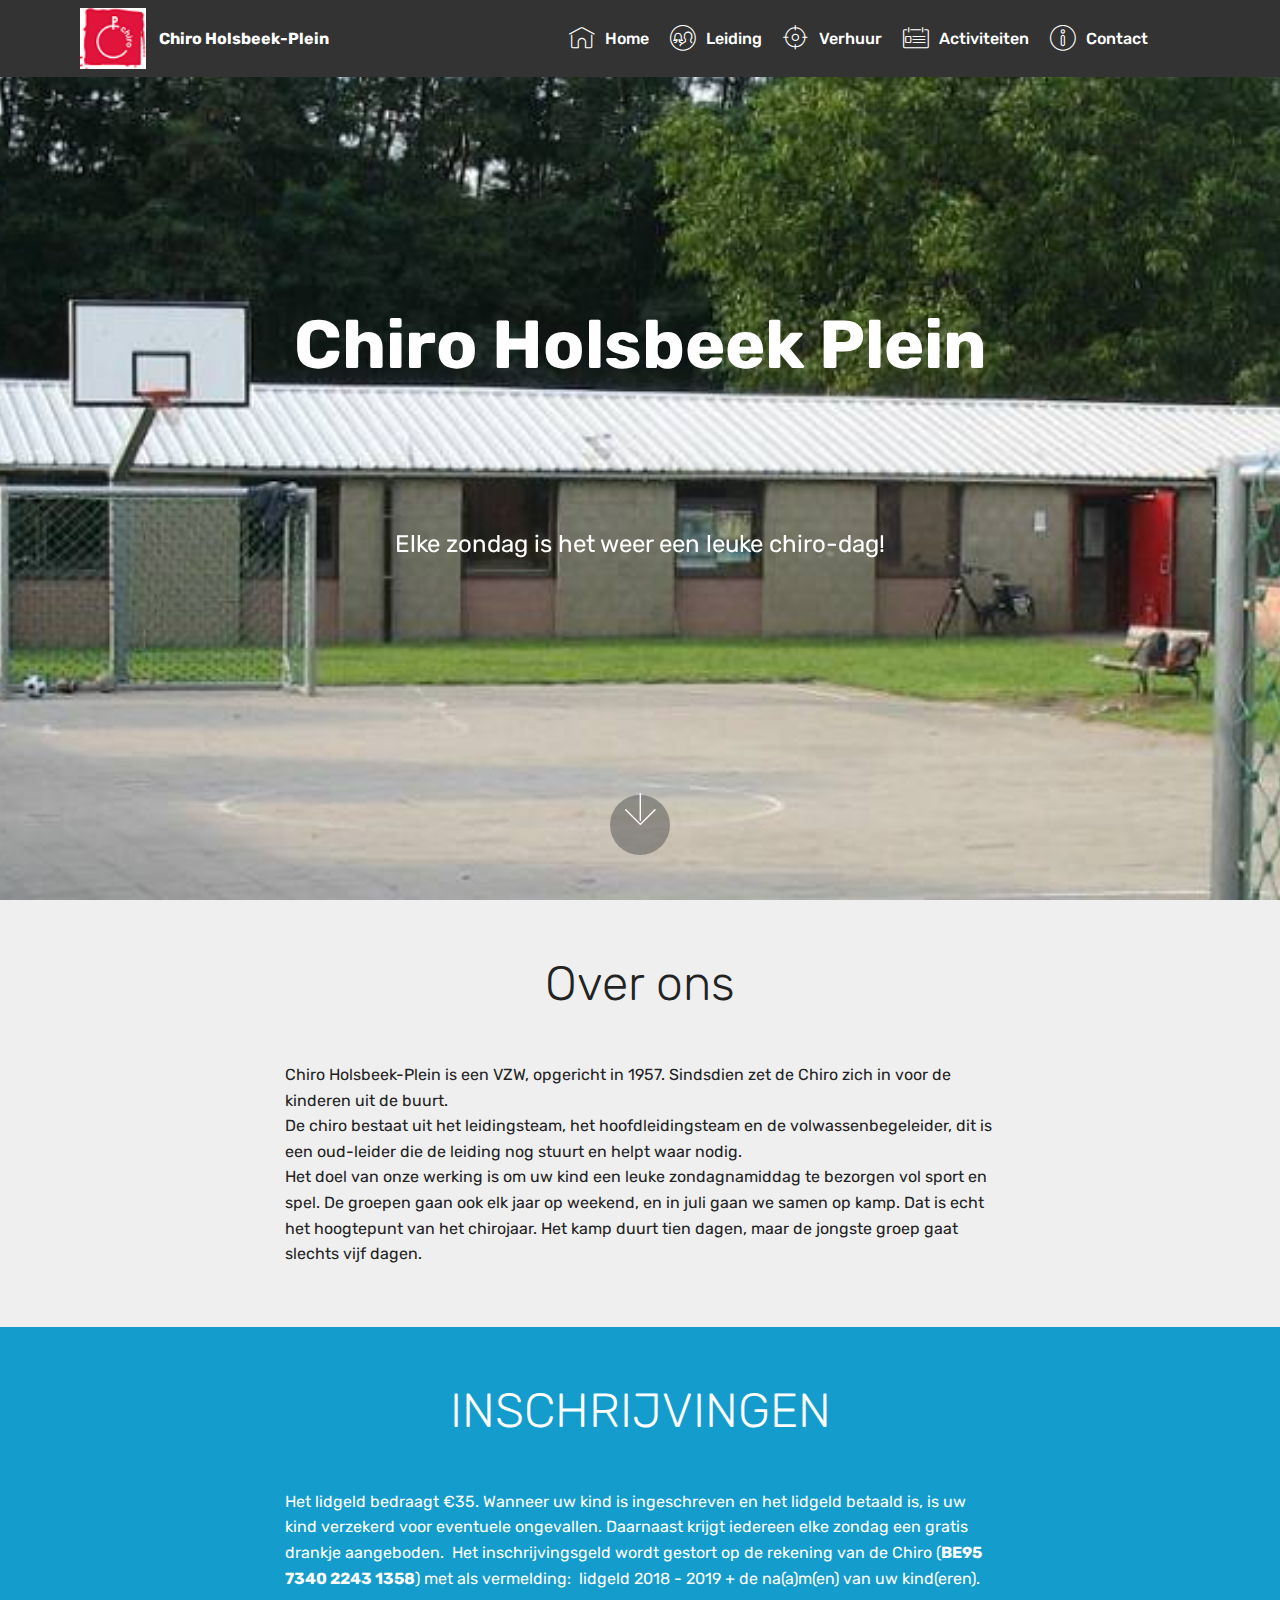
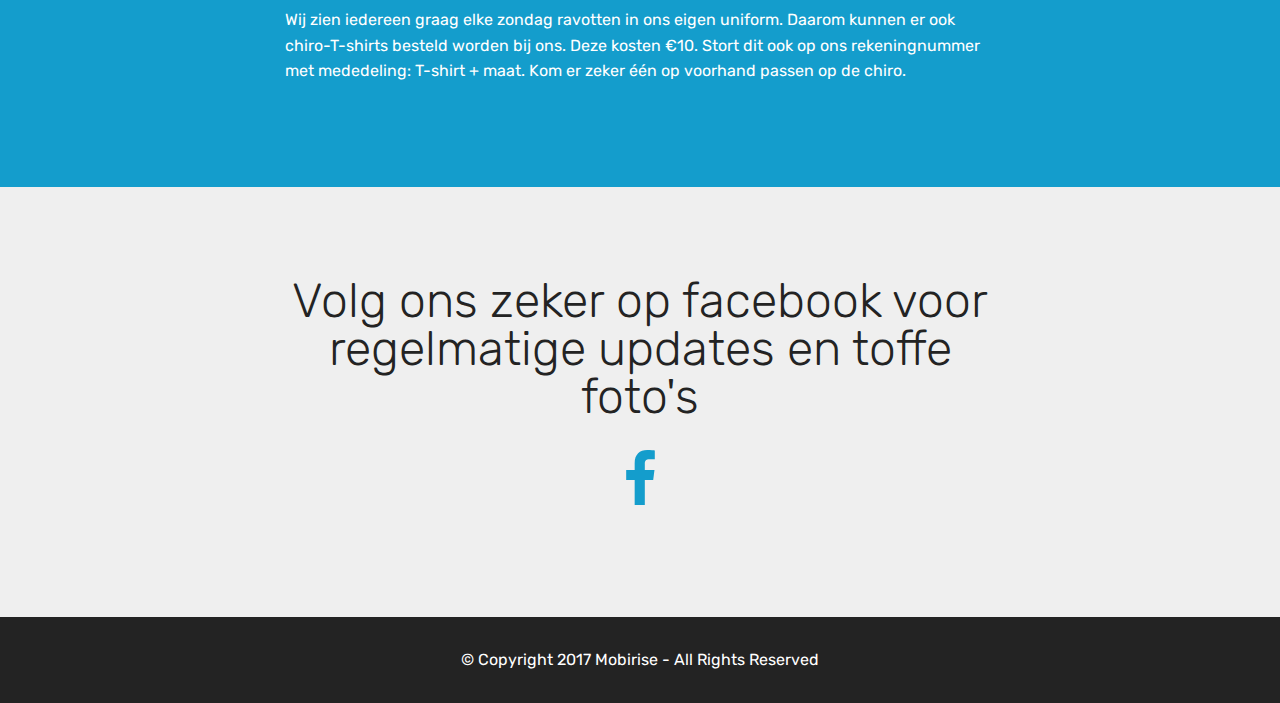
<file: index.html>
<!DOCTYPE html>
<html >
<head>
  <!-- Site made with Mobirise Website Builder v4.8.2, https://mobirise.com -->
  <meta charset="UTF-8">
  <meta http-equiv="X-UA-Compatible" content="IE=edge">
  <meta name="generator" content="Mobirise v4.8.2, mobirise.com">
  <meta name="viewport" content="width=device-width, initial-scale=1, minimum-scale=1">
  <link rel="shortcut icon" href="assets/images/chirologo-49x45.png" type="image/x-icon">
  <meta name="description" content="">
  <title>Home</title>
  <link rel="stylesheet" href="assets/web/assets/mobirise-icons/mobirise-icons.css">
  <link rel="stylesheet" href="assets/tether/tether.min.css">
  <link rel="stylesheet" href="assets/bootstrap/css/bootstrap.min.css">
  <link rel="stylesheet" href="assets/bootstrap/css/bootstrap-grid.min.css">
  <link rel="stylesheet" href="assets/bootstrap/css/bootstrap-reboot.min.css">
  <link rel="stylesheet" href="assets/socicon/css/styles.css">
  <link rel="stylesheet" href="assets/dropdown/css/style.css">
  <link rel="stylesheet" href="assets/theme/css/style.css">
  <link rel="stylesheet" href="assets/mobirise/css/mbr-additional.css" type="text/css">
  
  
  
</head>
<body>
  <section class="menu cid-qIwdPC6Qti" once="menu" id="menu1-e">

    

    <nav class="navbar navbar-expand beta-menu navbar-dropdown align-items-center navbar-toggleable-sm">
        <button class="navbar-toggler navbar-toggler-right" type="button" data-toggle="collapse" data-target="#navbarSupportedContent" aria-controls="navbarSupportedContent" aria-expanded="false" aria-label="Toggle navigation">
            <div class="hamburger">
                <span></span>
                <span></span>
                <span></span>
                <span></span>
            </div>
        </button>
        <div class="menu-logo">
            <div class="navbar-brand">
                <span class="navbar-logo">
                    
                         <img src="assets/images/chirologo-49x45.png" alt="Mobirise" title="" style="height: 3.8rem;">
                    
                </span>
                <span class="navbar-caption-wrap"><a class="navbar-caption text-white display-4" href="index.html">Chiro Holsbeek-Plein</a></span>
            </div>
        </div>
        <div class="collapse navbar-collapse" id="navbarSupportedContent">
            <ul class="navbar-nav nav-dropdown nav-right" data-app-modern-menu="true"><li class="nav-item">
                    <a class="nav-link link text-white display-4" href="index.html">
                        </a>
                </li><li class="nav-item"><a class="nav-link link text-white display-4" href="index.html#features16-j" aria-expanded="false">
                        </a></li><li class="nav-item"><a class="nav-link link text-white display-4" href="index.html" aria-expanded="false"><span class="mbri-home mbr-iconfont mbr-iconfont-btn"></span>Home</a></li><li class="nav-item"><a class="nav-link link text-white display-4" href="page1.html" aria-expanded="false"><span class="mbri-users mbr-iconfont mbr-iconfont-btn"></span>
                        
                        Leiding</a></li><li class="nav-item"><a class="nav-link link text-white display-4" href="page2.html" aria-expanded="false"><span class="mbri-target mbr-iconfont mbr-iconfont-btn"></span>
                        
                        Verhuur</a></li><li class="nav-item"><a class="nav-link link text-white display-4" href="page3.html" aria-expanded="false"><span class="mbri-contact-form mbr-iconfont mbr-iconfont-btn"></span>
                        
                        Activiteiten</a></li><li class="nav-item"><a class="nav-link link text-white display-4" href="page4.html" aria-expanded="false"><span class="mbri-info mbr-iconfont mbr-iconfont-btn"></span>Contact</a></li><li class="nav-item"><a class="nav-link link text-white display-4" href="page2.html" aria-expanded="false"></a></li><li class="nav-item"><a class="nav-link link text-white display-4" href="index.html#content2-w" aria-expanded="false"></a></li></ul>
            
        </div>
    </nav>
</section>

<section class="engine"><a href="https://mobiri.se/m">website design templates</a></section><section class="cid-qIwdPDKI76 mbr-fullscreen mbr-parallax-background" id="header2-f">

    

    

    <div class="container align-center">
        <div class="row justify-content-md-center">
            <div class="mbr-white col-md-10">
                <h1 class="mbr-section-title mbr-bold pb-3 mbr-fonts-style display-1">Chiro Holsbeek Plein</h1>
                
                <p class="mbr-text pb-3 mbr-fonts-style display-5"><br><br><br>Elke zondag is het weer een leuke chiro-dag!</p>
                
            </div>
        </div>
    </div>
    <div class="mbr-arrow hidden-sm-down" aria-hidden="true">
        <a href="#next">
            <i class="mbri-down mbr-iconfont"></i>
        </a>
    </div>
</section>

<section class="mbr-section content4 cid-r3UGQTGVMR" id="content4-20">

    

    <div class="container">
        <div class="media-container-row">
            <div class="title col-12 col-md-8">
                <h2 class="align-center pb-3 mbr-fonts-style display-2">Over ons</h2>
                
                
            </div>
        </div>
    </div>
</section>

<section class="mbr-section article content1 cid-r3UGPeJ0gI" id="content1-1z">
    
     

    <div class="container">
        <div class="media-container-row">
            <div class="mbr-text col-12 col-md-8 mbr-fonts-style display-7"><div>Chiro Holsbeek-Plein is een VZW, opgericht in 1957. Sindsdien zet de Chiro zich in voor de kinderen uit de buurt.
</div><div>
<span style="font-size: 1rem;"></span></div><div>De chiro bestaat uit het leidingsteam, het hoofdleidingsteam en de volwassenbegeleider, dit is een oud-leider die de leiding nog stuurt en helpt waar nodig. </div><div>Het doel van onze werking is om uw kind een leuke zondagnamiddag te bezorgen vol sport en spel. De groepen gaan ook elk jaar op weekend, en in juli gaan we samen op kamp. Dat is echt het hoogtepunt van het chirojaar.&nbsp;<span style="font-size: 1rem;">Het kamp duurt tien dagen, maar de jongste groep gaat slechts vijf dagen.</span></div></div>
        </div>
    </div>
</section>

<section class="mbr-section content4 cid-qIwOD4hrz7" id="content4-15">

    

    <div class="container">
        <div class="media-container-row">
            <div class="title col-12 col-md-8">
                <h2 class="align-center pb-3 mbr-fonts-style display-2">INSCHRIJVINGEN</h2>
                
                
            </div>
        </div>
    </div>
</section>

<section class="mbr-section article content1 cid-qIwOz94wqg" id="content1-14">
    
     

    <div class="container">
        <div class="media-container-row">
            <div class="mbr-text col-12 col-md-8 mbr-fonts-style display-7"><p>Het lidgeld bedraagt €35. Wanneer uw kind is ingeschreven en het lidgeld betaald is, is uw kind verzekerd voor eventuele ongevallen. Daarnaast krijgt iedereen elke zondag een gratis drankje aangeboden.
&nbsp;<span style="font-size: 1rem;">Het inschrijvingsgeld wordt gestort op de rekening van de Chiro (<strong>BE95 7340 2243 1358</strong>) met als vermelding: &nbsp;</span><span style="font-size: 1rem;">lidgeld 2018 - 2019 + de na(a)m(en) van uw kind(eren).</span></p><p>Wij zien iedereen graag elke zondag ravotten in ons eigen uniform. Daarom kunnen er ook chiro-T-shirts besteld worden bij ons. Deze kosten €10. Stort dit ook op ons rekeningnummer met mededeling: T-shirt + maat. Kom er zeker één op voorhand passen op de chiro.&nbsp;</p><p></p><div><br></div><p></p></div>
        </div>
    </div>
</section>

<section class="cid-r3UDU1PBbw" id="social-buttons2-1y">

    

    

    <div class="container">
        <div class="media-container-row">
            <div class="col-md-8 align-center">
                <h2 class="pb-3 mbr-fonts-style display-2">Volg ons zeker op facebook voor regelmatige updates en toffe foto's</h2>
                <div class="social-list pl-0 mb-0">
                    <a href="https://www.facebook.com/chirohp/" target="_blank">
                        <span class="px-2 mbr-iconfont mbr-iconfont-social socicon-facebook socicon" style="color: rgb(20, 157, 204); font-size: 55px;"></span>
                    </a>
                    <a href="https://www.facebook.com/chirohp/" target="_blank">
                        
                    </a>
                    <a href="https://instagram.com/mobirise" target="_blank">
                        
                    </a>
                    <a href="https://www.youtube.com/c/mobirise" target="_blank">
                        
                    </a>
                    <a href="https://plus.google.com/u/0/+Mobirise" target="_blank">
                        
                    </a>
                    <a href="https://www.behance.net/Mobirise" target="_blank">
                        
                    </a>
                </div>
            </div>
        </div>
    </div>
</section>

<section once="" class="cid-r3W5YMFb5C" id="footer6-27">

    

    

    <div class="container">
        <div class="media-container-row align-center mbr-white">
            <div class="col-12">
                <p class="mbr-text mb-0 mbr-fonts-style display-7">
                    © Copyright 2017 Mobirise - All Rights Reserved
                </p>
            </div>
        </div>
    </div>
</section>


  <script src="assets/web/assets/jquery/jquery.min.js"></script>
  <script src="assets/popper/popper.min.js"></script>
  <script src="assets/tether/tether.min.js"></script>
  <script src="assets/bootstrap/js/bootstrap.min.js"></script>
  <script src="assets/smoothscroll/smooth-scroll.js"></script>
  <script src="assets/touchswipe/jquery.touch-swipe.min.js"></script>
  <script src="assets/parallax/jarallax.min.js"></script>
  <script src="assets/sociallikes/social-likes.js"></script>
  <script src="assets/dropdown/js/script.min.js"></script>
  <script src="assets/theme/js/script.js"></script>
  
  
</body>
</html>
</file>
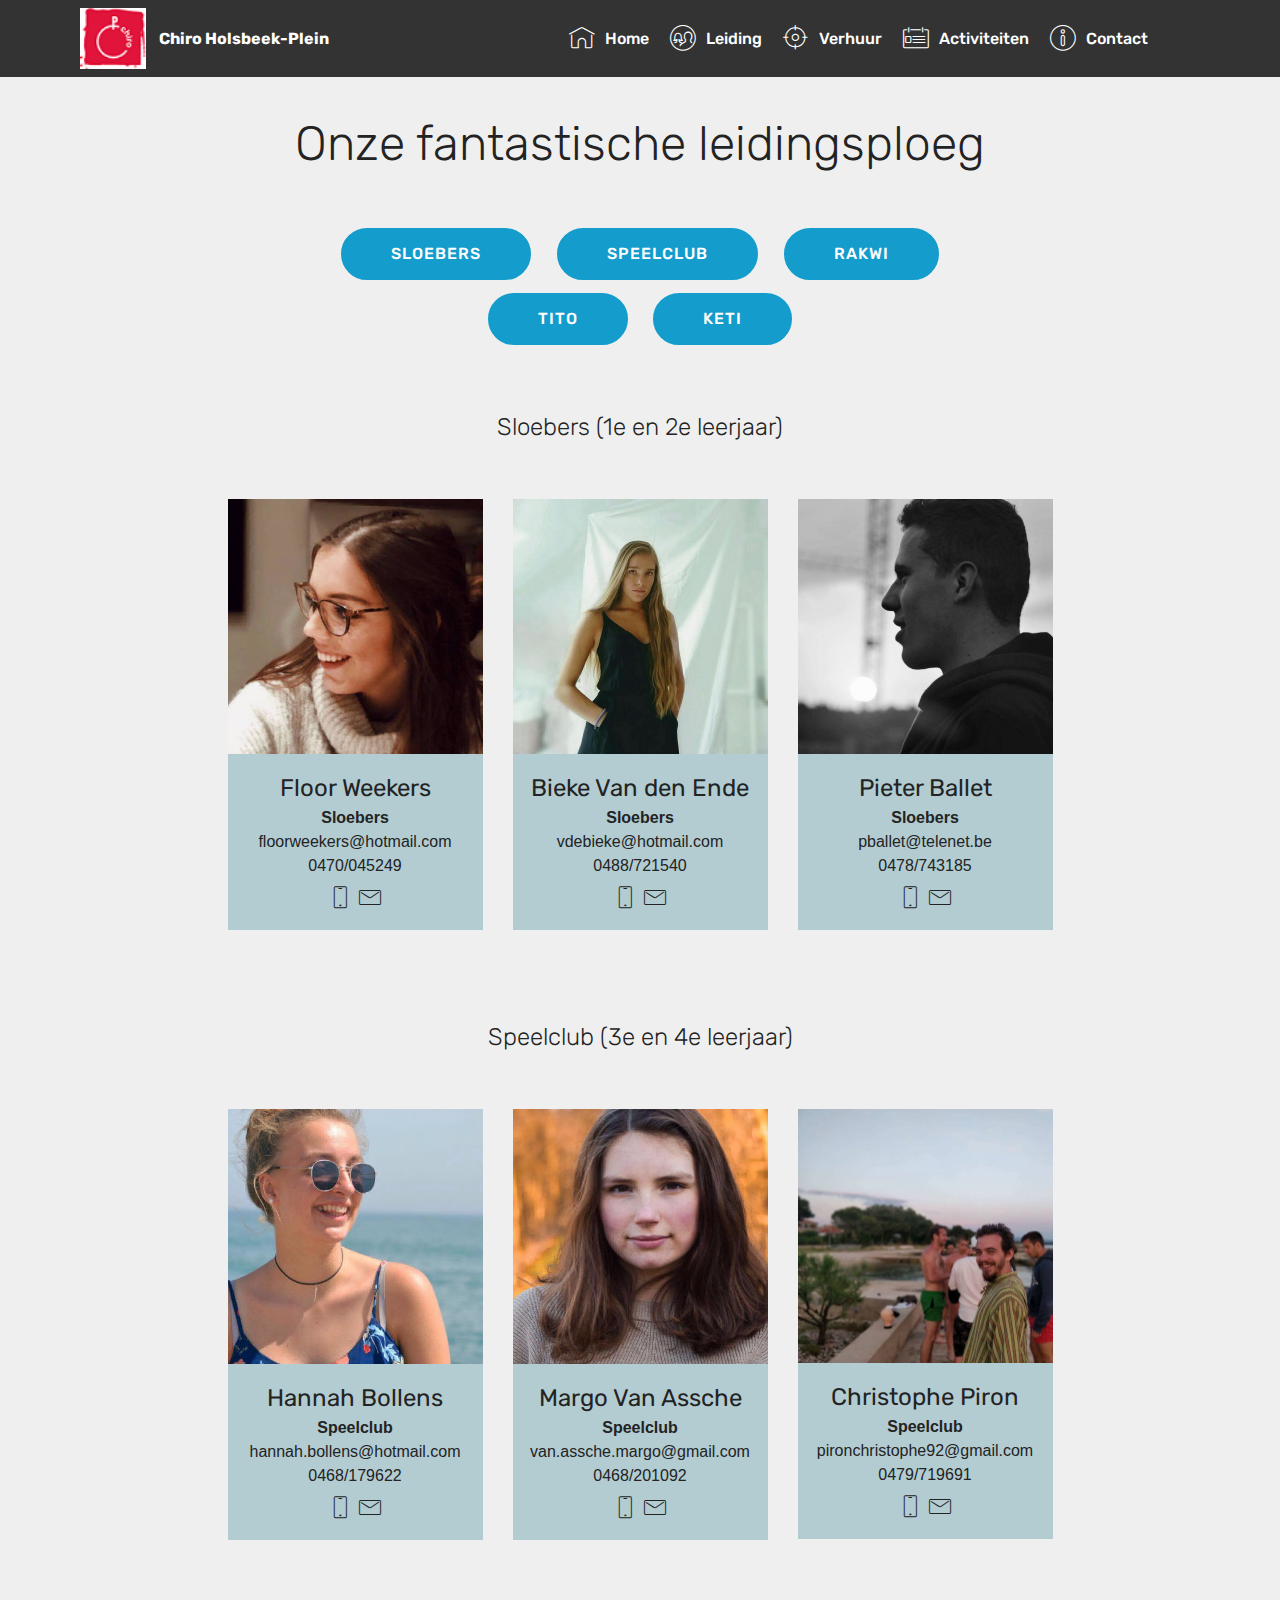
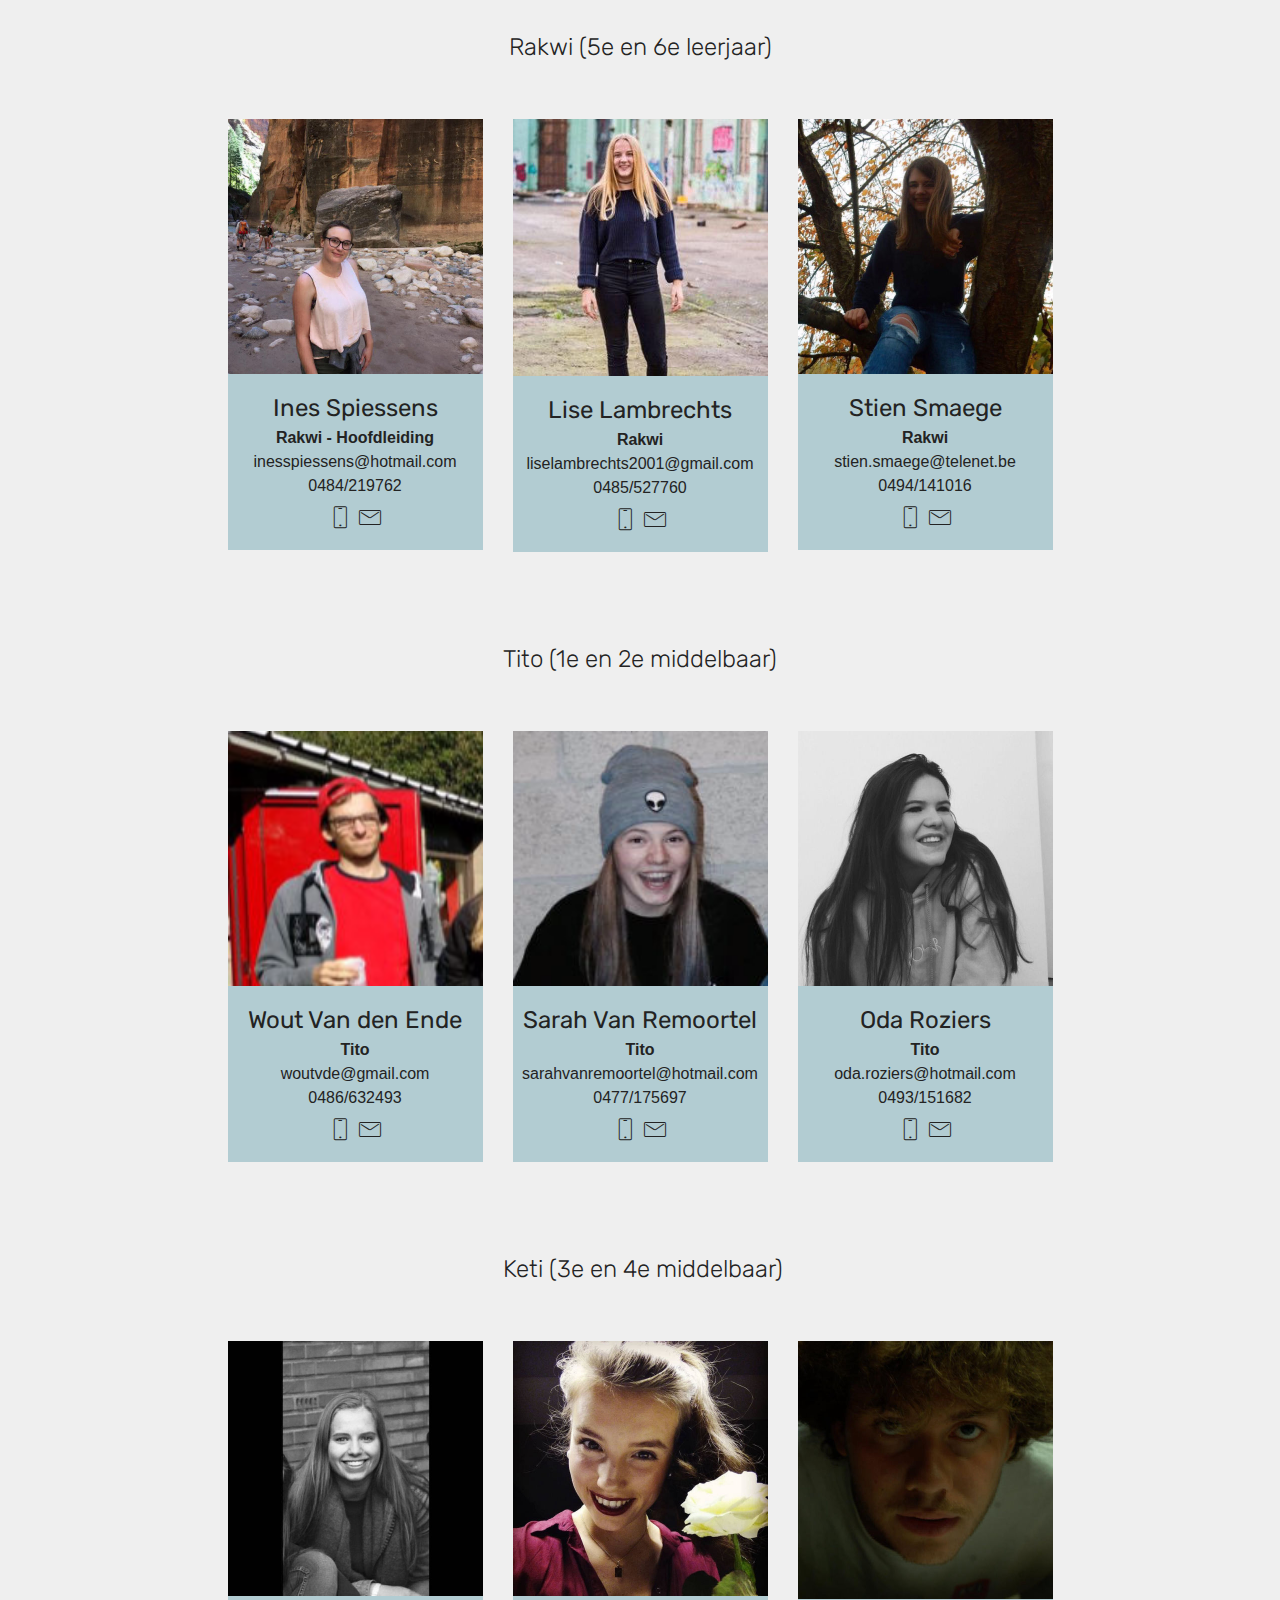
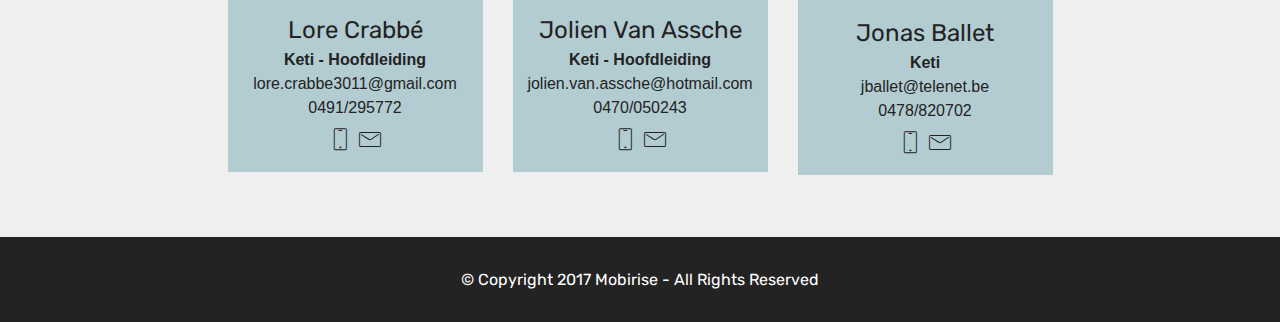
<file: page1.html>
<!DOCTYPE html>
<html >
<head>
  <!-- Site made with Mobirise Website Builder v4.8.2, https://mobirise.com -->
  <meta charset="UTF-8">
  <meta http-equiv="X-UA-Compatible" content="IE=edge">
  <meta name="generator" content="Mobirise v4.8.2, mobirise.com">
  <meta name="viewport" content="width=device-width, initial-scale=1, minimum-scale=1">
  <link rel="shortcut icon" href="assets/images/chirologo-49x45.png" type="image/x-icon">
  <meta name="description" content="Web Page Builder Description">
  <title>Leiding</title>
  <link rel="stylesheet" href="assets/web/assets/mobirise-icons/mobirise-icons.css">
  <link rel="stylesheet" href="assets/tether/tether.min.css">
  <link rel="stylesheet" href="assets/bootstrap/css/bootstrap.min.css">
  <link rel="stylesheet" href="assets/bootstrap/css/bootstrap-grid.min.css">
  <link rel="stylesheet" href="assets/bootstrap/css/bootstrap-reboot.min.css">
  <link rel="stylesheet" href="assets/dropdown/css/style.css">
  <link rel="stylesheet" href="assets/socicon/css/styles.css">
  <link rel="stylesheet" href="assets/theme/css/style.css">
  <link rel="stylesheet" href="assets/mobirise/css/mbr-additional.css" type="text/css">
  
  
  
</head>
<body>
  <section class="menu cid-qIwdPC6Qti" once="menu" id="menu1-k">

    

    <nav class="navbar navbar-expand beta-menu navbar-dropdown align-items-center navbar-toggleable-sm">
        <button class="navbar-toggler navbar-toggler-right" type="button" data-toggle="collapse" data-target="#navbarSupportedContent" aria-controls="navbarSupportedContent" aria-expanded="false" aria-label="Toggle navigation">
            <div class="hamburger">
                <span></span>
                <span></span>
                <span></span>
                <span></span>
            </div>
        </button>
        <div class="menu-logo">
            <div class="navbar-brand">
                <span class="navbar-logo">
                    
                         <img src="assets/images/chirologo-49x45.png" alt="Mobirise" title="" style="height: 3.8rem;">
                    
                </span>
                <span class="navbar-caption-wrap"><a class="navbar-caption text-white display-4" href="index.html">Chiro Holsbeek-Plein</a></span>
            </div>
        </div>
        <div class="collapse navbar-collapse" id="navbarSupportedContent">
            <ul class="navbar-nav nav-dropdown nav-right" data-app-modern-menu="true"><li class="nav-item">
                    <a class="nav-link link text-white display-4" href="index.html">
                        </a>
                </li><li class="nav-item"><a class="nav-link link text-white display-4" href="index.html#features16-j" aria-expanded="false">
                        </a></li><li class="nav-item"><a class="nav-link link text-white display-4" href="index.html" aria-expanded="false"><span class="mbri-home mbr-iconfont mbr-iconfont-btn"></span>Home</a></li><li class="nav-item"><a class="nav-link link text-white display-4" href="page1.html" aria-expanded="false"><span class="mbri-users mbr-iconfont mbr-iconfont-btn"></span>
                        
                        Leiding</a></li><li class="nav-item"><a class="nav-link link text-white display-4" href="page2.html" aria-expanded="false"><span class="mbri-target mbr-iconfont mbr-iconfont-btn"></span>
                        
                        Verhuur</a></li><li class="nav-item"><a class="nav-link link text-white display-4" href="page3.html" aria-expanded="false"><span class="mbri-contact-form mbr-iconfont mbr-iconfont-btn"></span>
                        
                        Activiteiten</a></li><li class="nav-item"><a class="nav-link link text-white display-4" href="page4.html" aria-expanded="false"><span class="mbri-info mbr-iconfont mbr-iconfont-btn"></span>Contact</a></li><li class="nav-item"><a class="nav-link link text-white display-4" href="page2.html" aria-expanded="false"></a></li><li class="nav-item"><a class="nav-link link text-white display-4" href="index.html#content2-w" aria-expanded="false"></a></li></ul>
            
        </div>
    </nav>
</section>

<section class="engine"><a href="https://mobiri.se/u">bootstrap website templates</a></section><section class="mbr-section content4 cid-r3UHXha5OT" id="content4-21">

    

    <div class="container">
        <div class="media-container-row">
            <div class="title col-12 col-md-8">
                <h2 class="align-center pb-3 mbr-fonts-style display-2">Onze fantastische leidingsploeg</h2>
                
                
            </div>
        </div>
    </div>
</section>

<section class="mbr-section content8 cid-qIwQyWgBCJ" id="content8-16">

    

    <div class="container">
        <div class="media-container-row title">
            <div class="col-12 col-md-8">
                <div class="mbr-section-btn align-center"><a class="btn btn-primary display-4" href="page1.html#features16-m">SLOEBERS</a>
                    <a class="btn btn-primary display-4" href="page1.html#features16-n">SPEELCLUB</a> <a class="btn btn-primary display-4" href="page1.html#features16-1n">RAKWI</a> <a class="btn btn-primary display-4" href="page1.html#features16-1o">TITO</a> <a class="btn btn-primary display-4" href="page1.html#features16-1p">KETI</a></div>
            </div>
        </div>
    </div>
</section>

<section class="features16 cid-qIwvq8SQTJ" id="features16-m">
    
    
    
    <div class="container align-center">
        
        <h3 class="pb-5 mbr-section-subtitle mbr-fonts-style mbr-light display-5">
            Sloebers (1e en 2e leerjaar)</h3>
        <div class="row media-row">
            
        <div class="team-item col-lg-3 col-md-6">
                <div class="item-image">
                    <img src="assets/images/foto-floor-510x680.jpg" alt="" title="">
                </div>
                <div class="item-caption py-3">
                    <div class="item-name px-2">
                        <p class="mbr-fonts-style display-5">Floor Weekers</p>
                    </div>
                    <div class="item-role px-2">
                        <p><strong>Sloebers</strong><br>floorweekers@hotmail.com    0470/045249<br></p>
                    </div>
                    <div class="item-social pt-2">
                        <a href="tel:0470/045249">
                            <span class="p-1 mbr-iconfont mbr-iconfont-social mbri-mobile" style="font-size: 22px; color: rgb(35, 35, 35);"></span>
                        </a>
                        <a href="mailto:floorweekers@hotmail.com">
                            <span class="p-1 mbr-iconfont mbr-iconfont-social mbri-letter" style="font-size: 22px; color: rgb(35, 35, 35);"></span>
                        </a>
                        <a href="https://plus.google.com/u/0/+Mobirise" target="_blank">
                            
                        </a>
                        <a href="https://www.linkedin.com/in/mobirise" target="_blank">
                            
                        </a>
                        <a href="https://www.instagram.com/mobirise/" target="_blank">
                            
                        </a>
                        <a href="https://www.youtube.com/channel/UCt_tncVAetpK5JeM8L-8jyw" target="_blank">    
                            
                        </a>
                    </div>
                </div>
            </div><div class="team-item col-lg-3 col-md-6">
                <div class="item-image">
                    <img src="assets/images/foto-bieke-510x510.jpg" alt="" title="">
                </div>
                <div class="item-caption py-3">
                    <div class="item-name px-2">
                        <p class="mbr-fonts-style display-5">
                           Bieke Van den Ende</p>
                    </div>
                    <div class="item-role px-2">
                        <p><strong>Sloebers</strong><br>vdebieke@hotmail.com<br>0488/721540</p>
                    </div>
                    <div class="item-social pt-2">
                        <a href="tel:0488/721540">
                            <span class="p-1 mbr-iconfont mbr-iconfont-social mbri-mobile" style="font-size: 22px; color: rgb(35, 35, 35);"></span>
                        </a>
                        <a href="mailto:vdebieke@hotmail.com">
                            <span class="p-1 mbr-iconfont mbr-iconfont-social mbri-letter" style="font-size: 22px; color: rgb(35, 35, 35);"></span>
                        </a>
                        <a href="https://plus.google.com/u/0/+Mobirise" target="_blank">
                            
                        </a>
                        <a href="https://www.linkedin.com/in/mobirise" target="_blank">
                            
                        </a>
                        <a href="https://www.instagram.com/mobirise/" target="_blank">
                            
                        </a>
                        <a href="https://www.youtube.com/channel/UCt_tncVAetpK5JeM8L-8jyw" target="_blank">    
                            
                        </a>
                    </div>
                </div>
            </div><div class="team-item col-lg-3 col-md-6">
                <div class="item-image">
                    <img src="assets/images/pieter-868x868.jpg" alt="" title="">
                </div>
                <div class="item-caption py-3">
                    <div class="item-name px-2">
                        <p class="mbr-fonts-style display-5">
                           Pieter Ballet</p>
                    </div>
                    <div class="item-role px-2">
                        <p><strong>Sloebers<br></strong>pballet@telenet.be<br>0478/743185<br></p>
                    </div>
                    <div class="item-social pt-2">
                        <a href="tel:0478/743185">
                            <span class="p-1 mbr-iconfont mbr-iconfont-social mbri-mobile" style="font-size: 22px; color: rgb(35, 35, 35);"></span>
                        </a>
                        <a href="mailto:pballet@telenet.be">
                            <span class="p-1 mbr-iconfont mbr-iconfont-social mbri-letter" style="font-size: 22px; color: rgb(35, 35, 35);"></span>
                        </a>
                        <a href="https://plus.google.com/u/0/+Mobirise" target="_blank">
                            
                        </a>
                        <a href="https://www.linkedin.com/in/mobirise" target="_blank">
                            
                        </a>
                        <a href="https://www.instagram.com/mobirise/" target="_blank">
                            
                        </a>
                        <a href="https://www.youtube.com/channel/UCt_tncVAetpK5JeM8L-8jyw" target="_blank">    
                            
                        </a>
                    </div>
                </div>
            </div></div>    
    </div>
</section>

<section class="features16 cid-qIwvskHG4c" id="features16-n">
    
    
    
    <div class="container align-center">
        
        <h3 class="pb-5 mbr-section-subtitle mbr-fonts-style mbr-light display-5">
            Speelclub (3e en 4e leerjaar)</h3>
        <div class="row media-row">
            
        <div class="team-item col-lg-3 col-md-6">
                <div class="item-image">
                    <img src="assets/images/foto-hannah-510x510.jpg" alt="" title="">
                </div>
                <div class="item-caption py-3">
                    <div class="item-name px-2">
                        <p class="mbr-fonts-style display-5">Hannah Bollens</p>
                    </div>
                    <div class="item-role px-2">
                        <p><strong>Speelclub</strong><br>hannah.bollens@hotmail.com<br>0468/179622</p>
                    </div>
                    <div class="item-social pt-2">
                        <a href="tel:0468/179622">
                            <span class="p-1 mbr-iconfont mbr-iconfont-social mbri-mobile" style="font-size: 22px; color: rgb(35, 35, 35);"></span>
                        </a>
                        <a href="mailto:hannah.bollens@hotmail.com">
                            <span class="p-1 mbr-iconfont mbr-iconfont-social mbri-letter" style="font-size: 22px; color: rgb(35, 35, 35);"></span>
                        </a>
                        <a href="https://plus.google.com/u/0/+Mobirise" target="_blank">
                            
                        </a>
                        <a href="https://www.linkedin.com/in/mobirise" target="_blank">
                            
                        </a>
                        <a href="https://www.instagram.com/mobirise/" target="_blank">
                            
                        </a>
                        <a href="https://www.youtube.com/channel/UCt_tncVAetpK5JeM8L-8jyw" target="_blank">    
                            
                        </a>
                    </div>
                </div>
            </div><div class="team-item col-lg-3 col-md-6">
                <div class="item-image">
                    <img src="assets/images/foto-margo-510x510.jpg" alt="" title="">
                </div>
                <div class="item-caption py-3">
                    <div class="item-name px-2">
                        <p class="mbr-fonts-style display-5">Margo Van Assche</p>
                    </div>
                    <div class="item-role px-2">
                        <p><strong>Speelclub</strong><br>van.assche.margo@gmail.com<br>0468/201092</p>
                    </div>
                    <div class="item-social pt-2">
                        <a href="tel:0468/201092">
                            <span class="p-1 mbr-iconfont mbr-iconfont-social mbri-mobile" style="font-size: 22px; color: rgb(35, 35, 35);"></span>
                        </a>
                        <a href="mailto:van.assche.margo@gmail.com">
                            <span class="p-1 mbr-iconfont mbr-iconfont-social mbri-letter" style="font-size: 22px; color: rgb(35, 35, 35);"></span>
                        </a>
                        <a href="https://plus.google.com/u/0/+Mobirise" target="_blank">
                            
                        </a>
                        <a href="https://www.linkedin.com/in/mobirise" target="_blank">
                            
                        </a>
                        <a href="https://www.instagram.com/mobirise/" target="_blank">
                            
                        </a>
                        <a href="https://www.youtube.com/channel/UCt_tncVAetpK5JeM8L-8jyw" target="_blank">    
                            
                        </a>
                    </div>
                </div>
            </div><div class="team-item col-lg-3 col-md-6">
                <div class="item-image">
                    <img src="assets/images/foto-porni-510x509.jpg" alt="" title="">
                </div>
                <div class="item-caption py-3">
                    <div class="item-name px-2">
                        <p class="mbr-fonts-style display-5">
                           Christophe Piron</p>
                    </div>
                    <div class="item-role px-2">
                        <p><strong>Speelclub</strong><br>pironchristophe92@gmail.com<br>0479/719691</p>
                    </div>
                    <div class="item-social pt-2">
                        <a href="tel:0479/719691">
                            <span class="p-1 mbr-iconfont mbr-iconfont-social mbri-mobile" style="font-size: 22px; color: rgb(35, 35, 35);"></span>
                        </a>
                        <a href="mailto:pironchristophe92@gmail.com">
                            <span class="p-1 mbr-iconfont mbr-iconfont-social mbri-letter" style="font-size: 22px; color: rgb(35, 35, 35);"></span>
                        </a>
                        <a href="https://plus.google.com/u/0/+Mobirise" target="_blank">
                            
                        </a>
                        <a href="https://www.linkedin.com/in/mobirise" target="_blank">
                            
                        </a>
                        <a href="https://www.instagram.com/mobirise/" target="_blank">
                            
                        </a>
                        <a href="https://www.youtube.com/channel/UCt_tncVAetpK5JeM8L-8jyw" target="_blank">    
                            
                        </a>
                    </div>
                </div>
            </div></div>    
    </div>
</section>

<section class="features16 cid-r3U7mKtVjd" id="features16-1n">
    
    
    
    <div class="container align-center">
        
        <h3 class="pb-5 mbr-section-subtitle mbr-fonts-style mbr-light display-5">Rakwi (5e en 6e leerjaar)</h3>
        <div class="row media-row">
            
        <div class="team-item col-lg-3 col-md-6">
                <div class="item-image">
                    <img src="assets/images/foto-ines-510x510.jpg" alt="" title="">
                </div>
                <div class="item-caption py-3">
                    <div class="item-name px-2">
                        <p class="mbr-fonts-style display-5">
                           Ines Spiessens</p>
                    </div>
                    <div class="item-role px-2">
                        <p><strong>Rakwi - Hoofdleiding</strong><br>inesspiessens@hotmail.com<br>0484/219762</p>
                    </div>
                    <div class="item-social pt-2">
                        <a href="tel:0484219762">
                            <span class="p-1 mbr-iconfont mbr-iconfont-social mbri-mobile" style="font-size: 22px; color: rgb(35, 35, 35);"></span>
                        </a>
                        <a href="mailto:inesspiessens@hotmail.com">
                            <span class="p-1 mbr-iconfont mbr-iconfont-social mbri-letter" style="font-size: 22px; color: rgb(35, 35, 35);"></span>
                        </a>
                        <a href="https://plus.google.com/u/0/+Mobirise" target="_blank">
                            
                        </a>
                        <a href="https://www.linkedin.com/in/mobirise" target="_blank">
                            
                        </a>
                        <a href="https://www.instagram.com/mobirise/" target="_blank">
                            
                        </a>
                        <a href="https://www.youtube.com/channel/UCt_tncVAetpK5JeM8L-8jyw" target="_blank">    
                            
                        </a>
                    </div>
                </div>
            </div><div class="team-item col-lg-3 col-md-6">
                <div class="item-image">
                    <img src="assets/images/foto-lise-2-280x282.jpg" alt="" title="">
                </div>
                <div class="item-caption py-3">
                    <div class="item-name px-2">
                        <p class="mbr-fonts-style display-5">
                           Lise Lambrechts</p>
                    </div>
                    <div class="item-role px-2">
                        <p><strong>Rakwi<br></strong>liselambrechts2001@gmail.com<br>0485/527760</p>
                    </div>
                    <div class="item-social pt-2">
                        <a href="tel:0485/527760">
                            <span class="p-1 mbr-iconfont mbr-iconfont-social mbri-mobile" style="font-size: 22px; color: rgb(35, 35, 35);"></span>
                        </a>
                        <a href="mailto:liselambrechts2001@mail.com">
                            <span class="p-1 mbr-iconfont mbr-iconfont-social mbri-letter" style="font-size: 22px; color: rgb(35, 35, 35);"></span>
                        </a>
                        <a href="https://plus.google.com/u/0/+Mobirise" target="_blank">
                            
                        </a>
                        <a href="https://www.linkedin.com/in/mobirise" target="_blank">
                            
                        </a>
                        <a href="https://www.instagram.com/mobirise/" target="_blank">
                            
                        </a>
                        <a href="https://www.youtube.com/channel/UCt_tncVAetpK5JeM8L-8jyw" target="_blank">    
                            
                        </a>
                    </div>
                </div>
            </div><div class="team-item col-lg-3 col-md-6">
                <div class="item-image">
                    <img src="assets/images/foto-stien-510x509.jpg" alt="" title="">
                </div>
                <div class="item-caption py-3">
                    <div class="item-name px-2">
                        <p class="mbr-fonts-style display-5">
                           Stien Smaege</p>
                    </div>
                    <div class="item-role px-2">
                        <p><strong>Rakwi</strong><br>stien.smaege@telenet.be<br>0494/141016</p>
                    </div>
                    <div class="item-social pt-2">
                        <a href="tel:0494/141016">
                            <span class="p-1 mbr-iconfont mbr-iconfont-social mbri-mobile" style="font-size: 22px; color: rgb(35, 35, 35);"></span>
                        </a>
                        <a href="mailto:stien.smaege@telenet.be">
                            <span class="p-1 mbr-iconfont mbr-iconfont-social mbri-letter" style="font-size: 22px; color: rgb(35, 35, 35);"></span>
                        </a>
                        <a href="https://plus.google.com/u/0/+Mobirise" target="_blank">
                            
                        </a>
                        <a href="https://www.linkedin.com/in/mobirise" target="_blank">
                            
                        </a>
                        <a href="https://www.instagram.com/mobirise/" target="_blank">
                            
                        </a>
                        <a href="https://www.youtube.com/channel/UCt_tncVAetpK5JeM8L-8jyw" target="_blank">    
                            
                        </a>
                    </div>
                </div>
            </div></div>    
    </div>
</section>

<section class="features16 cid-r3U7mUWRT0" id="features16-1o">
    
    
    
    <div class="container align-center">
        
        <h3 class="pb-5 mbr-section-subtitle mbr-fonts-style mbr-light display-5">Tito (1e en 2e middelbaar)</h3>
        <div class="row media-row">
            
        <div class="team-item col-lg-3 col-md-6">
                <div class="item-image">
                    <img src="assets/images/foto-wout-510x383.jpg" alt="" title="">
                </div>
                <div class="item-caption py-3">
                    <div class="item-name px-2">
                        <p class="mbr-fonts-style display-5">
                           Wout Van den Ende</p>
                    </div>
                    <div class="item-role px-2">
                        <p><strong>Tito<br></strong>woutvde@gmail.com    0486/632493<br></p>
                    </div>
                    <div class="item-social pt-2">
                        <a href="tel:0486/632493">
                            <span class="p-1 mbr-iconfont mbr-iconfont-social mbri-mobile" style="font-size: 22px; color: rgb(35, 35, 35);"></span>
                        </a>
                        <a href="mailto:woutvde@gmail.com">
                            <span class="p-1 mbr-iconfont mbr-iconfont-social mbri-letter" style="font-size: 22px; color: rgb(35, 35, 35);"></span>
                        </a>
                        <a href="https://plus.google.com/u/0/+Mobirise" target="_blank">
                            
                        </a>
                        <a href="https://www.linkedin.com/in/mobirise" target="_blank">
                            
                        </a>
                        <a href="https://www.instagram.com/mobirise/" target="_blank">
                            
                        </a>
                        <a href="https://www.youtube.com/channel/UCt_tncVAetpK5JeM8L-8jyw" target="_blank">    
                            
                        </a>
                    </div>
                </div>
            </div><div class="team-item col-lg-3 col-md-6">
                <div class="item-image">
                    <img src="assets/images/foto-sarah-510x486.jpg" alt="" title="">
                </div>
                <div class="item-caption py-3">
                    <div class="item-name px-2">
                        <p class="mbr-fonts-style display-5">
                           Sarah Van Remoortel</p>
                    </div>
                    <div class="item-role px-2">
                        <p><strong>Tito</strong><br>sarahvanremoortel@hotmail.com<br>0477/175697</p>
                    </div>
                    <div class="item-social pt-2">
                        <a href="tel:0477/175697">
                            <span class="p-1 mbr-iconfont mbr-iconfont-social mbri-mobile" style="font-size: 22px; color: rgb(35, 35, 35);"></span>
                        </a>
                        <a href="mailto:sarahvanremoortel@hotmail.com">
                            <span class="p-1 mbr-iconfont mbr-iconfont-social mbri-letter" style="font-size: 22px; color: rgb(35, 35, 35);"></span>
                        </a>
                        <a href="https://plus.google.com/u/0/+Mobirise" target="_blank">
                            
                        </a>
                        <a href="https://www.linkedin.com/in/mobirise" target="_blank">
                            
                        </a>
                        <a href="https://www.instagram.com/mobirise/" target="_blank">
                            
                        </a>
                        <a href="https://www.youtube.com/channel/UCt_tncVAetpK5JeM8L-8jyw" target="_blank">    
                            
                        </a>
                    </div>
                </div>
            </div><div class="team-item col-lg-3 col-md-6">
                <div class="item-image">
                    <img src="assets/images/foto-oda-510x510.jpg" alt="" title="">
                </div>
                <div class="item-caption py-3">
                    <div class="item-name px-2">
                        <p class="mbr-fonts-style display-5">
                           Oda Roziers</p>
                    </div>
                    <div class="item-role px-2">
                        <p><strong>Tito</strong><br>oda.roziers@hotmail.com<br>0493/151682</p>
                    </div>
                    <div class="item-social pt-2">
                        <a href="tel:0493/151682">
                            <span class="p-1 mbr-iconfont mbr-iconfont-social mbri-mobile" style="font-size: 22px; color: rgb(35, 35, 35);"></span>
                        </a>
                        <a href="mailto:oda.roziers@hotmail.com">
                            <span class="p-1 mbr-iconfont mbr-iconfont-social mbri-letter" style="font-size: 22px; color: rgb(35, 35, 35);"></span>
                        </a>
                        <a href="https://plus.google.com/u/0/+Mobirise" target="_blank">
                            
                        </a>
                        <a href="https://www.linkedin.com/in/mobirise" target="_blank">
                            
                        </a>
                        <a href="https://www.instagram.com/mobirise/" target="_blank">
                            
                        </a>
                        <a href="https://www.youtube.com/channel/UCt_tncVAetpK5JeM8L-8jyw" target="_blank">    
                            
                        </a>
                    </div>
                </div>
            </div></div>    
    </div>
</section>

<section class="features16 cid-r3U7qC0LH7" id="features16-1p">
    
    
    
    <div class="container align-center">
        
        <h3 class="pb-5 mbr-section-subtitle mbr-fonts-style mbr-light display-5">&nbsp;Keti (3e en 4e middelbaar)</h3>
        <div class="row media-row">
            
        <div class="team-item col-lg-3 col-md-6">
                <div class="item-image">
                    <img src="assets/images/foto-lore-510x510.jpg" alt="" title="">
                </div>
                <div class="item-caption py-3">
                    <div class="item-name px-2">
                        <p class="mbr-fonts-style display-5">Lore Crabbé</p>
                    </div>
                    <div class="item-role px-2">
                        <p><strong>Keti -&nbsp;Hoofdleiding</strong><br>lore.crabbe3011@gmail.com   0491/295772<br></p>
                    </div>
                    <div class="item-social pt-2">
                        <a href="tel:0491295772">
                            <span class="p-1 mbr-iconfont mbr-iconfont-social mbri-mobile" style="font-size: 22px; color: rgb(35, 35, 35);"></span>
                        </a>
                        <a href="mailto:lore.crabbe3011@gmail.com">
                            <span class="p-1 mbr-iconfont mbr-iconfont-social mbri-letter" style="font-size: 22px; color: rgb(35, 35, 35);"></span>
                        </a>
                        <a href="https://plus.google.com/u/0/+Mobirise" target="_blank">
                            
                        </a>
                        <a href="https://www.linkedin.com/in/mobirise" target="_blank">
                            
                        </a>
                        <a href="https://www.instagram.com/mobirise/" target="_blank">
                            
                        </a>
                        <a href="https://www.youtube.com/channel/UCt_tncVAetpK5JeM8L-8jyw" target="_blank">    
                            
                        </a>
                    </div>
                </div>
            </div><div class="team-item col-lg-3 col-md-6">
                <div class="item-image">
                    <img src="assets/images/foto-jolien-510x510.jpg" alt="" title="">
                </div>
                <div class="item-caption py-3">
                    <div class="item-name px-2">
                        <p class="mbr-fonts-style display-5">
                           Jolien Van Assche</p>
                    </div>
                    <div class="item-role px-2">
                        <p><strong>Keti - Hoofdleiding</strong><br>jolien.van.assche@hotmail.com    0470/050243<br></p>
                    </div>
                    <div class="item-social pt-2">
                        <a href="tel:0470/050243">
                            <span class="p-1 mbr-iconfont mbr-iconfont-social mbri-mobile" style="font-size: 22px; color: rgb(35, 35, 35);"></span>
                        </a>
                        <a href="mailto:jolien.van.assche@hotmail.com">
                            <span class="p-1 mbr-iconfont mbr-iconfont-social mbri-letter" style="font-size: 22px; color: rgb(35, 35, 35);"></span>
                        </a>
                        <a href="https://plus.google.com/u/0/+Mobirise" target="_blank">
                            
                        </a>
                        <a href="https://www.linkedin.com/in/mobirise" target="_blank">
                            
                        </a>
                        <a href="https://www.instagram.com/mobirise/" target="_blank">
                            
                        </a>
                        <a href="https://www.youtube.com/channel/UCt_tncVAetpK5JeM8L-8jyw" target="_blank">    
                            
                        </a>
                    </div>
                </div>
            </div><div class="team-item col-lg-3 col-md-6">
                <div class="item-image">
                    <img src="assets/images/foto-ballie-510x515.jpg" alt="" title="">
                </div>
                <div class="item-caption py-3">
                    <div class="item-name px-2">
                        <p class="mbr-fonts-style display-5">
                           Jonas Ballet</p>
                    </div>
                    <div class="item-role px-2">
                        <p><strong>Keti</strong><br>jballet@telenet.be<br>0478/820702<br></p>
                    </div>
                    <div class="item-social pt-2">
                        <a href="tel:0478820702">
                            <span class="p-1 mbr-iconfont mbr-iconfont-social mbri-mobile" style="font-size: 22px; color: rgb(35, 35, 35);"></span>
                        </a>
                        <a href="mailto:jballet@telenet.be">
                            <span class="p-1 mbr-iconfont mbr-iconfont-social mbri-letter" style="font-size: 22px; color: rgb(35, 35, 35);"></span>
                        </a>
                        <a href="https://plus.google.com/u/0/+Mobirise" target="_blank">
                            
                        </a>
                        <a href="https://www.linkedin.com/in/mobirise" target="_blank">
                            
                        </a>
                        <a href="https://www.instagram.com/mobirise/" target="_blank">
                            
                        </a>
                        <a href="https://www.youtube.com/channel/UCt_tncVAetpK5JeM8L-8jyw" target="_blank">    
                            
                        </a>
                    </div>
                </div>
            </div></div>    
    </div>
</section>

<section once="" class="cid-r3W64fEwfb" id="footer6-28">

    

    

    <div class="container">
        <div class="media-container-row align-center mbr-white">
            <div class="col-12">
                <p class="mbr-text mb-0 mbr-fonts-style display-7">
                    © Copyright 2017 Mobirise - All Rights Reserved
                </p>
            </div>
        </div>
    </div>
</section>


  <script src="assets/web/assets/jquery/jquery.min.js"></script>
  <script src="assets/popper/popper.min.js"></script>
  <script src="assets/tether/tether.min.js"></script>
  <script src="assets/bootstrap/js/bootstrap.min.js"></script>
  <script src="assets/smoothscroll/smooth-scroll.js"></script>
  <script src="assets/dropdown/js/script.min.js"></script>
  <script src="assets/touchswipe/jquery.touch-swipe.min.js"></script>
  <script src="assets/theme/js/script.js"></script>
  
  
</body>
</html>
</file>
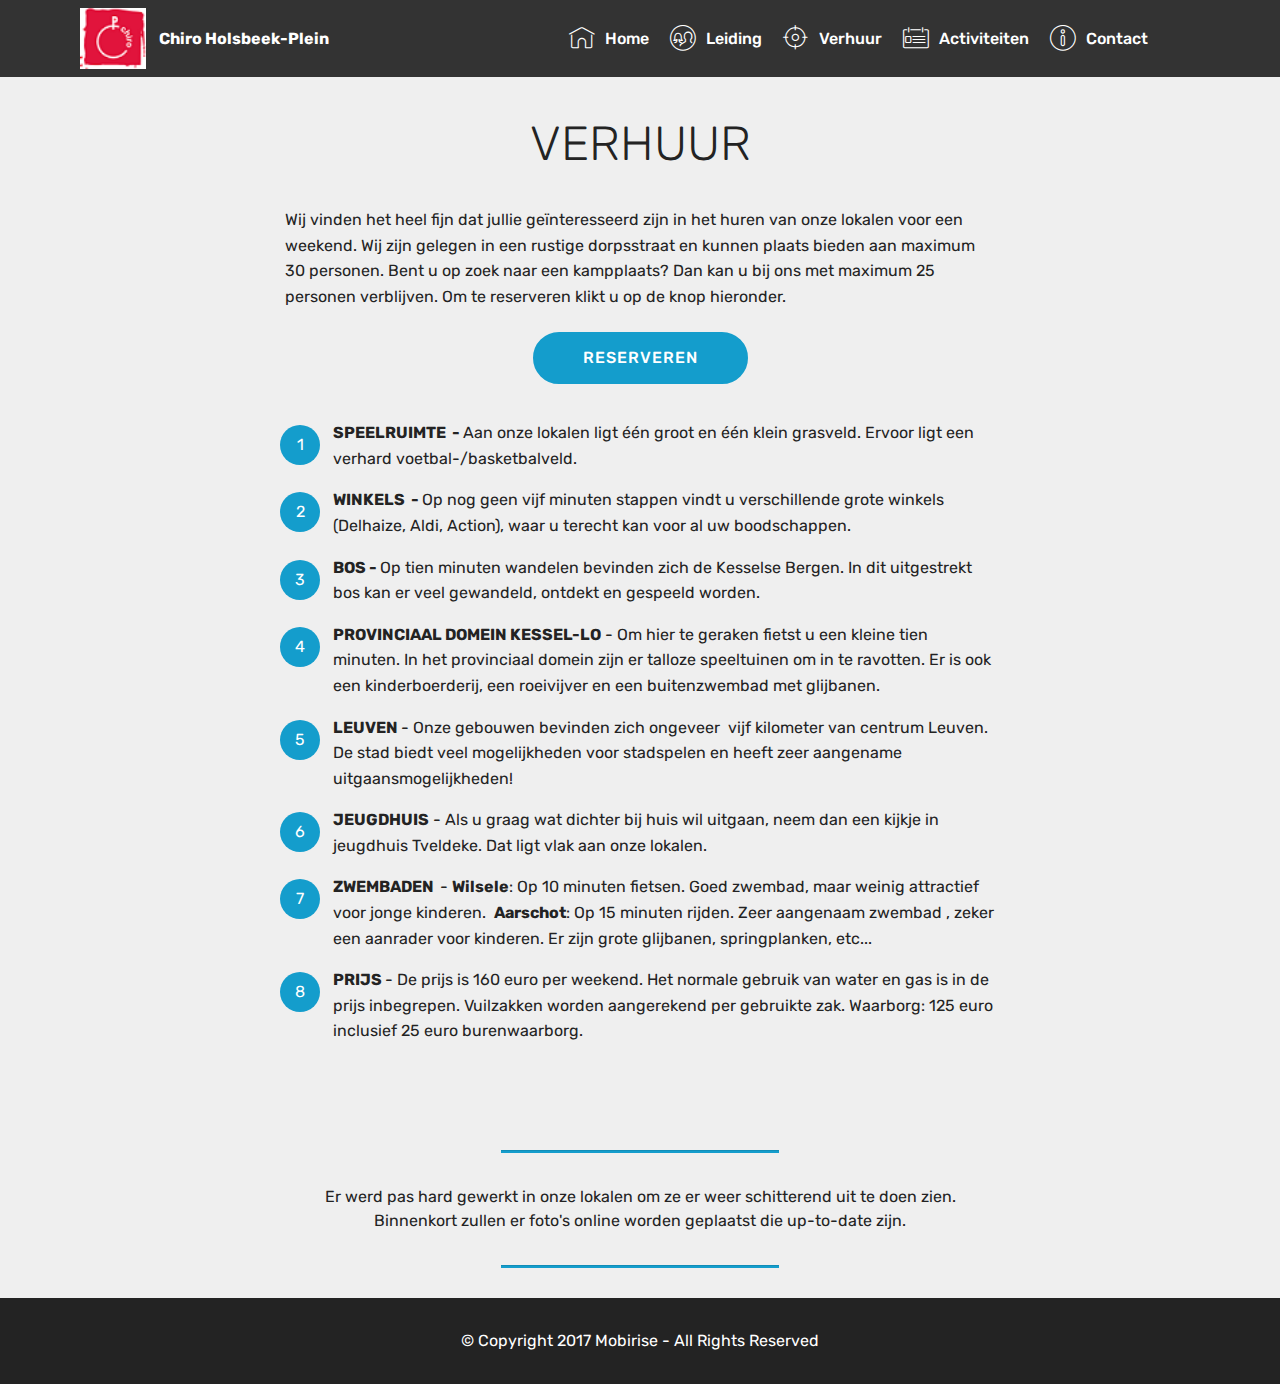
<file: page2.html>
<!DOCTYPE html>
<html >
<head>
  <!-- Site made with Mobirise Website Builder v4.8.2, https://mobirise.com -->
  <meta charset="UTF-8">
  <meta http-equiv="X-UA-Compatible" content="IE=edge">
  <meta name="generator" content="Mobirise v4.8.2, mobirise.com">
  <meta name="viewport" content="width=device-width, initial-scale=1, minimum-scale=1">
  <link rel="shortcut icon" href="assets/images/chirologo-49x45.png" type="image/x-icon">
  <meta name="description" content="Website Builder Description">
  <title>Verhuur</title>
  <link rel="stylesheet" href="assets/web/assets/mobirise-icons/mobirise-icons.css">
  <link rel="stylesheet" href="assets/tether/tether.min.css">
  <link rel="stylesheet" href="assets/bootstrap/css/bootstrap.min.css">
  <link rel="stylesheet" href="assets/bootstrap/css/bootstrap-grid.min.css">
  <link rel="stylesheet" href="assets/bootstrap/css/bootstrap-reboot.min.css">
  <link rel="stylesheet" href="assets/dropdown/css/style.css">
  <link rel="stylesheet" href="assets/theme/css/style.css">
  <link rel="stylesheet" href="assets/mobirise/css/mbr-additional.css" type="text/css">
  
  
  
</head>
<body>
  <section class="menu cid-qIwdPC6Qti" once="menu" id="menu1-y">

    

    <nav class="navbar navbar-expand beta-menu navbar-dropdown align-items-center navbar-toggleable-sm">
        <button class="navbar-toggler navbar-toggler-right" type="button" data-toggle="collapse" data-target="#navbarSupportedContent" aria-controls="navbarSupportedContent" aria-expanded="false" aria-label="Toggle navigation">
            <div class="hamburger">
                <span></span>
                <span></span>
                <span></span>
                <span></span>
            </div>
        </button>
        <div class="menu-logo">
            <div class="navbar-brand">
                <span class="navbar-logo">
                    
                         <img src="assets/images/chirologo-49x45.png" alt="Mobirise" title="" style="height: 3.8rem;">
                    
                </span>
                <span class="navbar-caption-wrap"><a class="navbar-caption text-white display-4" href="index.html">Chiro Holsbeek-Plein</a></span>
            </div>
        </div>
        <div class="collapse navbar-collapse" id="navbarSupportedContent">
            <ul class="navbar-nav nav-dropdown nav-right" data-app-modern-menu="true"><li class="nav-item">
                    <a class="nav-link link text-white display-4" href="index.html">
                        </a>
                </li><li class="nav-item"><a class="nav-link link text-white display-4" href="index.html#features16-j" aria-expanded="false">
                        </a></li><li class="nav-item"><a class="nav-link link text-white display-4" href="index.html" aria-expanded="false"><span class="mbri-home mbr-iconfont mbr-iconfont-btn"></span>Home</a></li><li class="nav-item"><a class="nav-link link text-white display-4" href="page1.html" aria-expanded="false"><span class="mbri-users mbr-iconfont mbr-iconfont-btn"></span>
                        
                        Leiding</a></li><li class="nav-item"><a class="nav-link link text-white display-4" href="page2.html" aria-expanded="false"><span class="mbri-target mbr-iconfont mbr-iconfont-btn"></span>
                        
                        Verhuur</a></li><li class="nav-item"><a class="nav-link link text-white display-4" href="page3.html" aria-expanded="false"><span class="mbri-contact-form mbr-iconfont mbr-iconfont-btn"></span>
                        
                        Activiteiten</a></li><li class="nav-item"><a class="nav-link link text-white display-4" href="page4.html" aria-expanded="false"><span class="mbri-info mbr-iconfont mbr-iconfont-btn"></span>Contact</a></li><li class="nav-item"><a class="nav-link link text-white display-4" href="page2.html" aria-expanded="false"></a></li><li class="nav-item"><a class="nav-link link text-white display-4" href="index.html#content2-w" aria-expanded="false"></a></li></ul>
            
        </div>
    </nav>
</section>

<section class="engine"><a href="https://mobiri.se/j">website templates</a></section><section class="mbr-section content4 cid-qIwCscCsEJ" id="content4-10">

    

    <div class="container">
        <div class="media-container-row">
            <div class="title col-12 col-md-8">
                <h2 class="align-center pb-3 mbr-fonts-style display-2">
                    VERHUUR</h2>
                
                
            </div>
        </div>
    </div>
</section>

<section class="mbr-section article content1 cid-qIwEFz0WvM" id="content1-12">
    
     

    <div class="container">
        <div class="media-container-row">
            <div class="mbr-text col-12 col-md-8 mbr-fonts-style display-7"><p>Wij vinden het heel fijn dat jullie geïnteresseerd zijn in het huren van onze lokalen voor een weekend. Wij zijn gelegen in een rustige dorpsstraat en kunnen plaats bieden aan maximum 30 personen. Bent u op zoek naar een kampplaats? Dan kan u bij ons met maximum 25 personen verblijven. <span style="font-size: 1rem;">Om te reserveren klikt u op de knop hieronder.</span></p></div>
        </div>
    </div>
</section>

<section class="mbr-section content8 cid-qIwFh0JxCn" id="content8-13">

    

    <div class="container">
        <div class="media-container-row title">
            <div class="col-12 col-md-8">
                <div class="mbr-section-btn align-center"><a class="btn btn-primary display-4" href="http://www.jeugdverblijven.be/nld/Details.aspx?d=1101" target="_blank">RESERVEREN</a></div>
            </div>
        </div>
    </div>
</section>

<section class="mbr-section article content11 cid-qIwCi2btgO" id="content11-z">
     

    <div class="container">
        <div class="media-container-row">
            <div class="mbr-text counter-container col-12 col-md-8 mbr-fonts-style display-7">
                <ol>
                    <li><strong>SPEELRUIMTE &nbsp;-&nbsp;</strong><span style="font-size: 1rem;">Aan onze lokalen ligt één groot en één klein grasveld. Ervoor ligt een verhard voetbal-/basketbalveld.</span></li><li><strong>WINKELS &nbsp;-&nbsp;</strong><span style="font-size: 1rem;">Op nog geen vijf minuten stappen vindt u verschillende grote winkels (Delhaize, Aldi, Action), waar u terecht kan voor al uw boodschappen.&nbsp;</span></li><li><strong>BOS -&nbsp;</strong>Op tien minuten wandelen bevinden zich de Kesselse Bergen. In dit uitgestrekt bos kan er veel gewandeld, ontdekt en gespeeld worden.<em>&nbsp;</em></li><li><strong>PROVINCIAAL DOMEIN KESSEL-LO</strong> - Om hier te geraken fietst u een kleine tien minuten. In het provinciaal domein zijn er talloze speeltuinen om in te ravotten. Er is ook een kinderboerderij, een roeivijver en een buitenzwembad met glijbanen.&nbsp;</li><li><strong>LEUVEN </strong>- Onze gebouwen bevinden zich ongeveer &nbsp;vijf kilometer van centrum Leuven. De stad biedt veel mogelijkheden voor stadspelen en heeft zeer aangename uitgaansmogelijkheden!</li><li><strong>JEUGDHUIS</strong> - Als u graag wat dichter bij huis wil uitgaan, neem dan een kijkje in jeugdhuis Tveldeke. Dat ligt vlak aan onze lokalen.</li><li>
<strong>ZWEMBADEN &nbsp;</strong>- <strong>Wilsele</strong>: Op 10 minuten fietsen. Goed zwembad, maar weinig attractief voor jonge kinderen. &nbsp;<strong>Aarschot</strong>: Op 15 minuten rijden. Zeer aangenaam zwembad , zeker een aanrader voor kinderen. Er zijn grote glijbanen, springplanken, etc...</li><li>
<strong>PRIJS </strong>- De prijs is 160 euro per weekend. Het normale gebruik van water en gas is in de prijs inbegrepen. Vuilzakken worden aangerekend per gebruikte zak. Waarborg: 125 euro inclusief 25 euro burenwaarborg.</li>
                </ol>
            </div>
        </div>
    </div>
</section>

<section class="mbr-section article content9 cid-r40xR8pbOt" id="content9-1n">
    
     

    <div class="container">
        <div class="inner-container" style="width: 100%;">
            <hr class="line" style="width: 25%;">
            <div class="section-text align-center mbr-fonts-style display-7">Er werd pas hard gewerkt in onze lokalen om ze er weer schitterend uit te doen zien. <br>Binnenkort zullen er foto's online worden geplaatst die up-to-date zijn.</div>
            <hr class="line" style="width: 25%;">
        </div>
        </div>
</section>

<section once="" class="cid-r3W6bquils" id="footer6-2a">

    

    

    <div class="container">
        <div class="media-container-row align-center mbr-white">
            <div class="col-12">
                <p class="mbr-text mb-0 mbr-fonts-style display-7">
                    © Copyright 2017 Mobirise - All Rights Reserved
                </p>
            </div>
        </div>
    </div>
</section>


  <script src="assets/web/assets/jquery/jquery.min.js"></script>
  <script src="assets/popper/popper.min.js"></script>
  <script src="assets/tether/tether.min.js"></script>
  <script src="assets/bootstrap/js/bootstrap.min.js"></script>
  <script src="assets/smoothscroll/smooth-scroll.js"></script>
  <script src="assets/dropdown/js/script.min.js"></script>
  <script src="assets/touchswipe/jquery.touch-swipe.min.js"></script>
  <script src="assets/theme/js/script.js"></script>
  
  
</body>
</html>
</file>
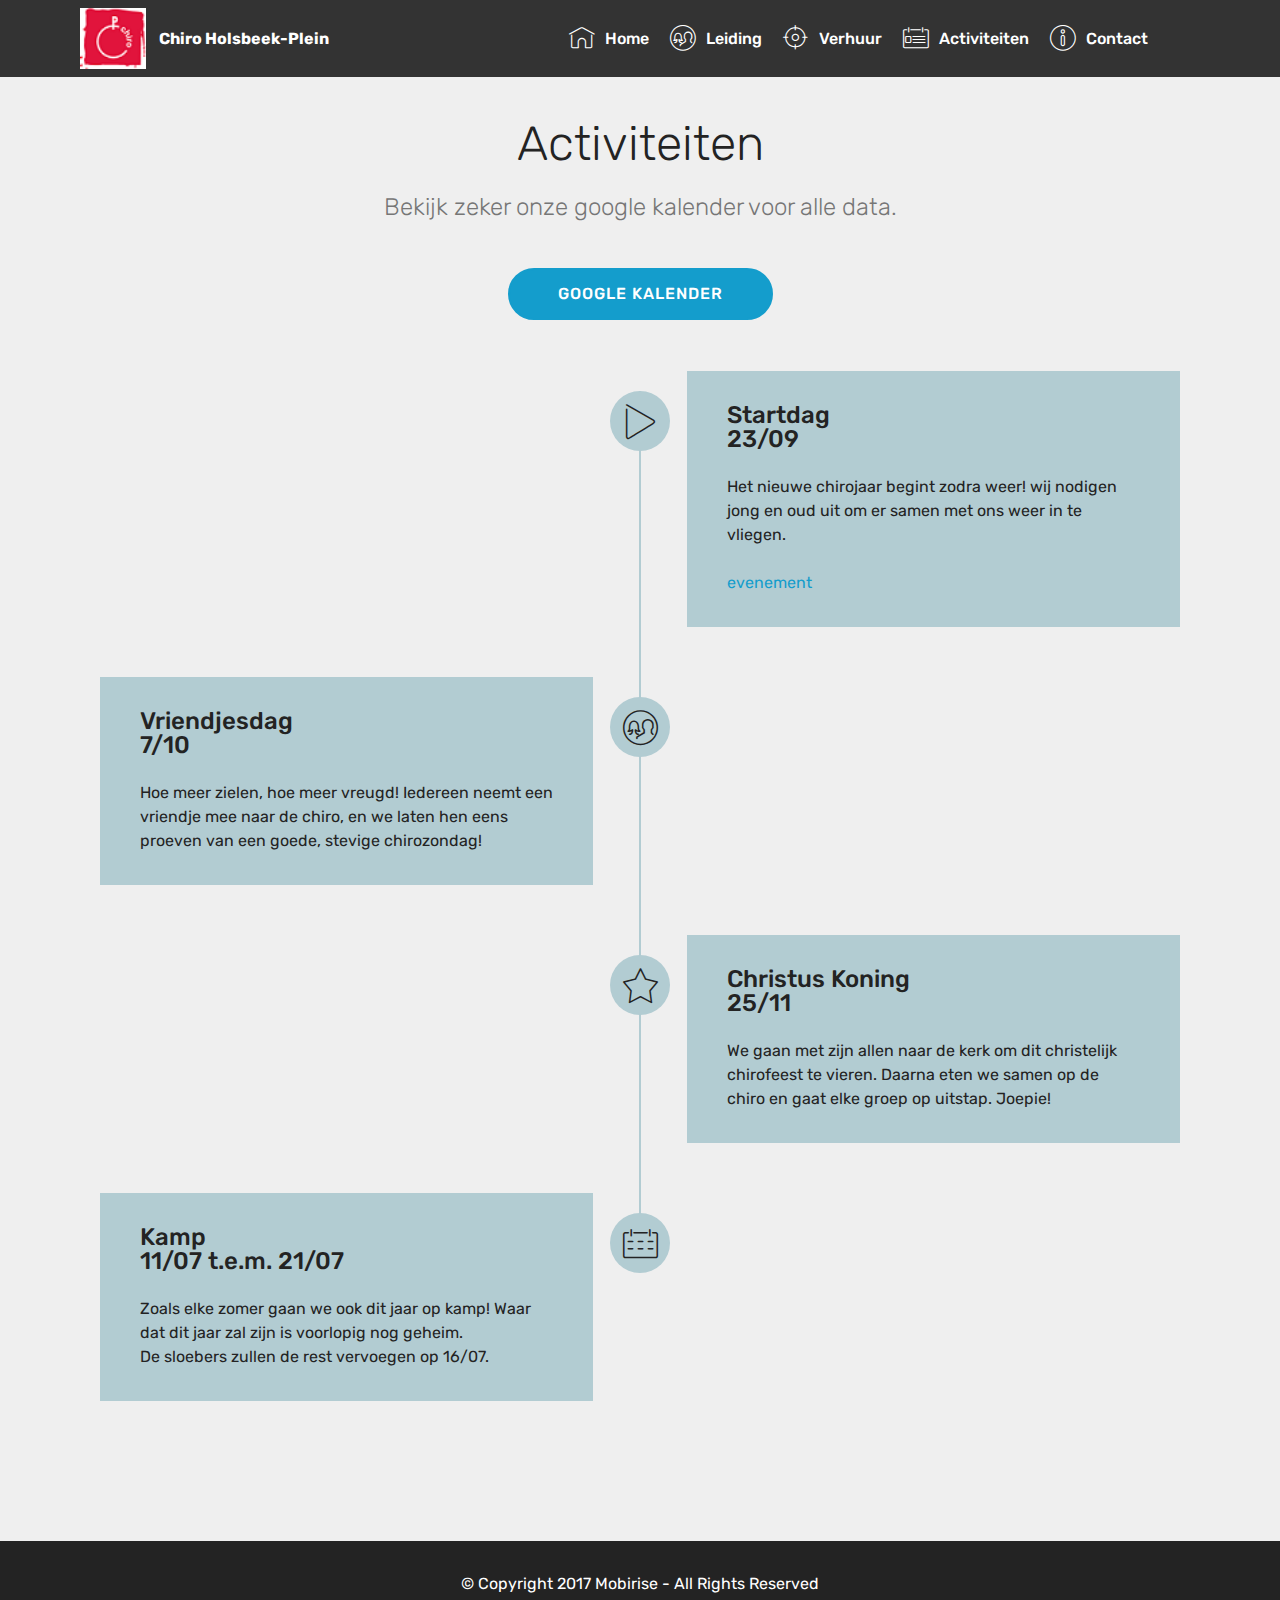
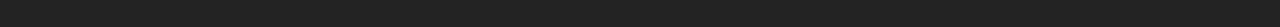
<file: page3.html>
<!DOCTYPE html>
<html >
<head>
  <!-- Site made with Mobirise Website Builder v4.8.2, https://mobirise.com -->
  <meta charset="UTF-8">
  <meta http-equiv="X-UA-Compatible" content="IE=edge">
  <meta name="generator" content="Mobirise v4.8.2, mobirise.com">
  <meta name="viewport" content="width=device-width, initial-scale=1, minimum-scale=1">
  <link rel="shortcut icon" href="assets/images/chirologo-49x45.png" type="image/x-icon">
  <meta name="description" content="Web Generator Description">
  <title>Kalender</title>
  <link rel="stylesheet" href="assets/web/assets/mobirise-icons/mobirise-icons.css">
  <link rel="stylesheet" href="assets/tether/tether.min.css">
  <link rel="stylesheet" href="assets/bootstrap/css/bootstrap.min.css">
  <link rel="stylesheet" href="assets/bootstrap/css/bootstrap-grid.min.css">
  <link rel="stylesheet" href="assets/bootstrap/css/bootstrap-reboot.min.css">
  <link rel="stylesheet" href="assets/dropdown/css/style.css">
  <link rel="stylesheet" href="assets/theme/css/style.css">
  <link rel="stylesheet" href="assets/mobirise/css/mbr-additional.css" type="text/css">
  
  
  
</head>
<body>
  <section class="menu cid-qIwdPC6Qti" once="menu" id="menu1-19">

    

    <nav class="navbar navbar-expand beta-menu navbar-dropdown align-items-center navbar-toggleable-sm">
        <button class="navbar-toggler navbar-toggler-right" type="button" data-toggle="collapse" data-target="#navbarSupportedContent" aria-controls="navbarSupportedContent" aria-expanded="false" aria-label="Toggle navigation">
            <div class="hamburger">
                <span></span>
                <span></span>
                <span></span>
                <span></span>
            </div>
        </button>
        <div class="menu-logo">
            <div class="navbar-brand">
                <span class="navbar-logo">
                    
                         <img src="assets/images/chirologo-49x45.png" alt="Mobirise" title="" style="height: 3.8rem;">
                    
                </span>
                <span class="navbar-caption-wrap"><a class="navbar-caption text-white display-4" href="index.html">Chiro Holsbeek-Plein</a></span>
            </div>
        </div>
        <div class="collapse navbar-collapse" id="navbarSupportedContent">
            <ul class="navbar-nav nav-dropdown nav-right" data-app-modern-menu="true"><li class="nav-item">
                    <a class="nav-link link text-white display-4" href="index.html">
                        </a>
                </li><li class="nav-item"><a class="nav-link link text-white display-4" href="index.html#features16-j" aria-expanded="false">
                        </a></li><li class="nav-item"><a class="nav-link link text-white display-4" href="index.html" aria-expanded="false"><span class="mbri-home mbr-iconfont mbr-iconfont-btn"></span>Home</a></li><li class="nav-item"><a class="nav-link link text-white display-4" href="page1.html" aria-expanded="false"><span class="mbri-users mbr-iconfont mbr-iconfont-btn"></span>
                        
                        Leiding</a></li><li class="nav-item"><a class="nav-link link text-white display-4" href="page2.html" aria-expanded="false"><span class="mbri-target mbr-iconfont mbr-iconfont-btn"></span>
                        
                        Verhuur</a></li><li class="nav-item"><a class="nav-link link text-white display-4" href="page3.html" aria-expanded="false"><span class="mbri-contact-form mbr-iconfont mbr-iconfont-btn"></span>
                        
                        Activiteiten</a></li><li class="nav-item"><a class="nav-link link text-white display-4" href="page4.html" aria-expanded="false"><span class="mbri-info mbr-iconfont mbr-iconfont-btn"></span>Contact</a></li><li class="nav-item"><a class="nav-link link text-white display-4" href="page2.html" aria-expanded="false"></a></li><li class="nav-item"><a class="nav-link link text-white display-4" href="index.html#content2-w" aria-expanded="false"></a></li></ul>
            
        </div>
    </nav>
</section>

<section class="engine"><a href="https://mobiri.se/n">free simple site templates</a></section><section class="mbr-section content4 cid-r3UCbjADP3" id="content4-1v">

    

    <div class="container">
        <div class="media-container-row">
            <div class="title col-12 col-md-8">
                <h2 class="align-center pb-3 mbr-fonts-style display-2">Activiteiten</h2>
                <h3 class="mbr-section-subtitle align-center mbr-light mbr-fonts-style display-5">Bekijk zeker onze google kalender voor alle data.</h3>
                
            </div>
        </div>
    </div>
</section>

<section class="mbr-section content8 cid-qIzXMbiOcS" id="content8-1m">

    

    <div class="container">
        <div class="media-container-row title">
            <div class="col-12 col-md-8">
                <div class="mbr-section-btn align-center"><a class="btn btn-primary display-4" href="https://calendar.google.com/calendar/embed?src=sq628t9ulg421m8sklvj9apsoc%40group.calendar.google.com&ctz=Europe%2FBrussels" target="_blank">GOOGLE KALENDER<br></a></div>
            </div>
        </div>
    </div>
</section>

<section class="timeline2 cid-r3UAq2Gq5v" id="timeline2-1s">

    

    

    <div class="container align-center">
        
        

        <div class="container timelines-container" mbri-timelines="">
            <div class="row timeline-element reverse separline">      
                <span class="iconsBackground">
                    <span class="mbr-iconfont mbri-play" style="color: rgb(35, 35, 35);"></span>
                </span>          
                <div class="col-xs-12 col-md-6 align-left">
                    <div class="timeline-text-content">
                        <h4 class="mbr-timeline-title pb-3 mbr-fonts-style display-5"><p>
                            Startdag</p><p>23/09</p></h4>
                        <p class="mbr-timeline-text mbr-fonts-style display-7">Het nieuwe chirojaar begint zodra weer! wij nodigen jong en oud uit om er samen met ons weer in te vliegen.<br><br><a href="https://www.facebook.com/events/258251114801982/" target="_blank">evenement</a></p>
                     </div>
                </div>
            </div>

            <div class="row timeline-element  separline">
                <span class="iconsBackground">
                    <span class="mbr-iconfont mbri-users"></span>
                </span>
                <div class="col-xs-12 col-md-6 align-left ">
                    <div class="timeline-text-content">
                        <h4 class="mbr-timeline-title pb-3 mbr-fonts-style display-5">
                            Vriendjesdag<br>7/10</h4>
                        <p class="mbr-timeline-text mbr-fonts-style display-7">Hoe meer zielen, hoe meer vreugd! Iedereen neemt een vriendje mee naar de chiro, en we laten hen eens proeven van een goede, stevige chirozondag!</p>
                    </div>
                </div>
            </div> 

            <div class="row timeline-element reverse separline">
                <span class="iconsBackground">
                    <span class="mbr-iconfont mbri-star"></span>
                </span>
                <div class="col-xs-12 col-md-6 align-left">
                    <div class="timeline-text-content">
                        <h4 class="mbr-timeline-title pb-3 mbr-fonts-style display-5">Christus Koning<br>25/11</h4>      
                        <p class="mbr-timeline-text mbr-fonts-style display-7">We gaan met zijn allen naar de kerk om dit christelijk chirofeest te vieren. Daarna eten we samen op de chiro en gaat elke groep op uitstap. Joepie!</p>
                    </div>
                </div>
            </div>

            <div class="row timeline-element ">
                <span class="iconsBackground">
                    <span class="mbr-iconfont mbri-calendar"></span>
                </span>
                <div class="col-xs-12 col-md-6 align-left ">
                    <div class="timeline-text-content">
                        <h4 class="mbr-timeline-title pb-3 mbr-fonts-style display-5">Kamp<br>11/07 t.e.m. 21/07</h4>
                        <p class="mbr-timeline-text mbr-fonts-style display-7">Zoals elke zomer gaan we ook dit jaar op kamp! Waar dat dit jaar zal zijn is voorlopig nog geheim.<br>De sloebers zullen de rest vervoegen op 16/07.&nbsp;</p>
                    </div>
                </div>
            </div>

            

            

            

            

            

            

            

            
        </div>
    </div>
</section>

<section once="" class="cid-r3W67IRTNS" id="footer6-29">

    

    

    <div class="container">
        <div class="media-container-row align-center mbr-white">
            <div class="col-12">
                <p class="mbr-text mb-0 mbr-fonts-style display-7">
                    © Copyright 2017 Mobirise - All Rights Reserved
                </p>
            </div>
        </div>
    </div>
</section>


  <script src="assets/web/assets/jquery/jquery.min.js"></script>
  <script src="assets/popper/popper.min.js"></script>
  <script src="assets/tether/tether.min.js"></script>
  <script src="assets/bootstrap/js/bootstrap.min.js"></script>
  <script src="assets/smoothscroll/smooth-scroll.js"></script>
  <script src="assets/dropdown/js/script.min.js"></script>
  <script src="assets/touchswipe/jquery.touch-swipe.min.js"></script>
  <script src="assets/theme/js/script.js"></script>
  
  
</body>
</html>
</file>
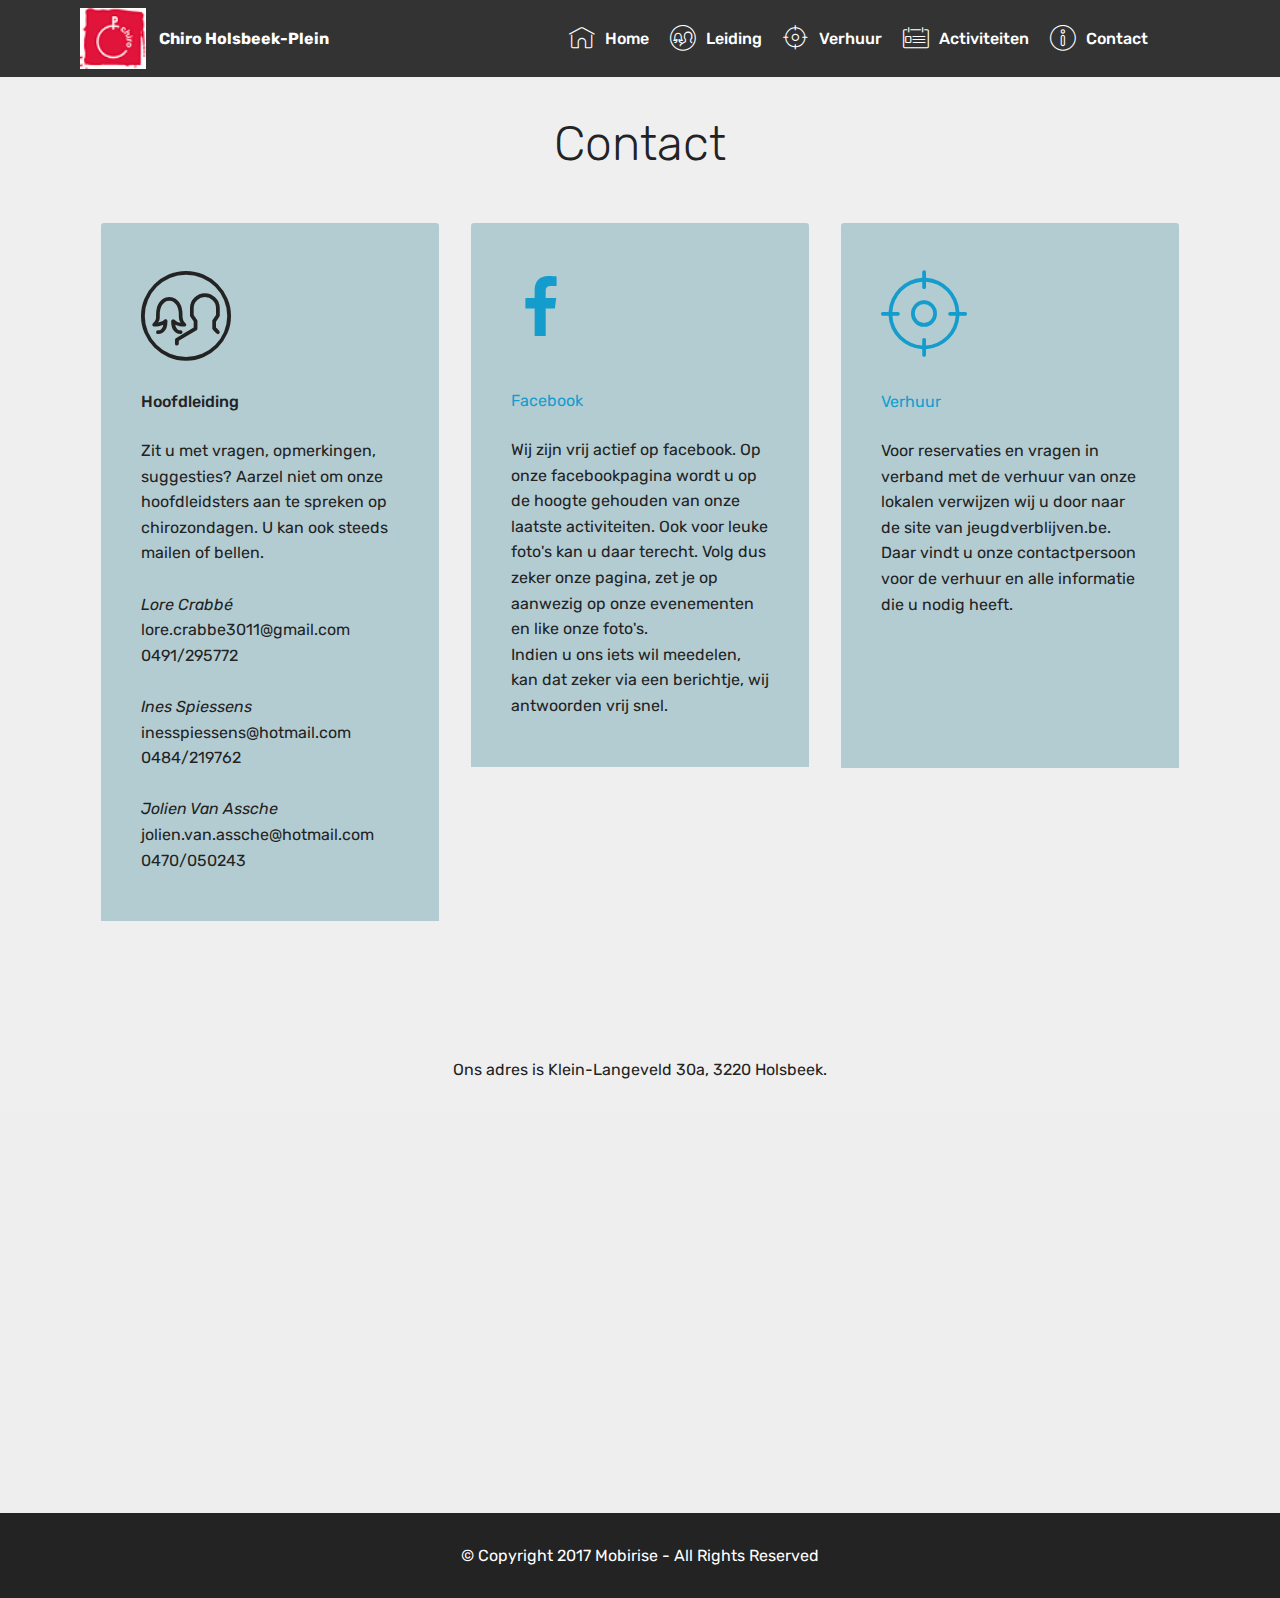
<file: page4.html>
<!DOCTYPE html>
<html >
<head>
  <!-- Site made with Mobirise Website Builder v4.8.2, https://mobirise.com -->
  <meta charset="UTF-8">
  <meta http-equiv="X-UA-Compatible" content="IE=edge">
  <meta name="generator" content="Mobirise v4.8.2, mobirise.com">
  <meta name="viewport" content="width=device-width, initial-scale=1, minimum-scale=1">
  <link rel="shortcut icon" href="assets/images/chirologo-49x45.png" type="image/x-icon">
  <meta name="description" content="Website Generator Description">
  <title>Contact</title>
  <link rel="stylesheet" href="assets/web/assets/mobirise-icons/mobirise-icons.css">
  <link rel="stylesheet" href="assets/tether/tether.min.css">
  <link rel="stylesheet" href="assets/bootstrap/css/bootstrap.min.css">
  <link rel="stylesheet" href="assets/bootstrap/css/bootstrap-grid.min.css">
  <link rel="stylesheet" href="assets/bootstrap/css/bootstrap-reboot.min.css">
  <link rel="stylesheet" href="assets/dropdown/css/style.css">
  <link rel="stylesheet" href="assets/socicon/css/styles.css">
  <link rel="stylesheet" href="assets/theme/css/style.css">
  <link rel="stylesheet" href="assets/mobirise/css/mbr-additional.css" type="text/css">
  
  
  
</head>
<body>
  <section class="menu cid-qIwdPC6Qti" once="menu" id="menu1-1q">

    

    <nav class="navbar navbar-expand beta-menu navbar-dropdown align-items-center navbar-toggleable-sm">
        <button class="navbar-toggler navbar-toggler-right" type="button" data-toggle="collapse" data-target="#navbarSupportedContent" aria-controls="navbarSupportedContent" aria-expanded="false" aria-label="Toggle navigation">
            <div class="hamburger">
                <span></span>
                <span></span>
                <span></span>
                <span></span>
            </div>
        </button>
        <div class="menu-logo">
            <div class="navbar-brand">
                <span class="navbar-logo">
                    
                         <img src="assets/images/chirologo-49x45.png" alt="Mobirise" title="" style="height: 3.8rem;">
                    
                </span>
                <span class="navbar-caption-wrap"><a class="navbar-caption text-white display-4" href="index.html">Chiro Holsbeek-Plein</a></span>
            </div>
        </div>
        <div class="collapse navbar-collapse" id="navbarSupportedContent">
            <ul class="navbar-nav nav-dropdown nav-right" data-app-modern-menu="true"><li class="nav-item">
                    <a class="nav-link link text-white display-4" href="index.html">
                        </a>
                </li><li class="nav-item"><a class="nav-link link text-white display-4" href="index.html#features16-j" aria-expanded="false">
                        </a></li><li class="nav-item"><a class="nav-link link text-white display-4" href="index.html" aria-expanded="false"><span class="mbri-home mbr-iconfont mbr-iconfont-btn"></span>Home</a></li><li class="nav-item"><a class="nav-link link text-white display-4" href="page1.html" aria-expanded="false"><span class="mbri-users mbr-iconfont mbr-iconfont-btn"></span>
                        
                        Leiding</a></li><li class="nav-item"><a class="nav-link link text-white display-4" href="page2.html" aria-expanded="false"><span class="mbri-target mbr-iconfont mbr-iconfont-btn"></span>
                        
                        Verhuur</a></li><li class="nav-item"><a class="nav-link link text-white display-4" href="page3.html" aria-expanded="false"><span class="mbri-contact-form mbr-iconfont mbr-iconfont-btn"></span>
                        
                        Activiteiten</a></li><li class="nav-item"><a class="nav-link link text-white display-4" href="page4.html" aria-expanded="false"><span class="mbri-info mbr-iconfont mbr-iconfont-btn"></span>Contact</a></li><li class="nav-item"><a class="nav-link link text-white display-4" href="page2.html" aria-expanded="false"></a></li><li class="nav-item"><a class="nav-link link text-white display-4" href="index.html#content2-w" aria-expanded="false"></a></li></ul>
            
        </div>
    </nav>
</section>

<section class="engine"><a href="https://mobiri.se/v">html templates</a></section><section class="mbr-section content4 cid-r3W11ME7y2" id="content4-24">

    

    <div class="container">
        <div class="media-container-row">
            <div class="title col-12 col-md-8">
                <h2 class="align-center pb-3 mbr-fonts-style display-2">
                    Contact</h2>
                
                
            </div>
        </div>
    </div>
</section>

<section class="features6 cid-r3W0C6urCc" id="features6-23">
    
    

    
    <div class="container">
        <div class="media-container-row">

            <div class="card p-3 col-12 col-md-6 col-lg-4">
                <div class="card-img pb-3">
                    <span class="mbr-iconfont mbri-users" style="color: rgb(35, 35, 35); font-size: 90px;"></span>
                </div>
                <div class="card-box">
                    <h4 class="card-title py-3 mbr-fonts-style display-7">
                        Hoofdleiding</h4>
                    <p class="mbr-text mbr-fonts-style display-7">Zit u met vragen, opmerkingen, suggesties? Aarzel niet om onze hoofdleidsters aan te spreken op chirozondagen. U kan ook steeds mailen of bellen.<br><br><em>Lore Crabbé
</em><br>lore.crabbe3011@gmail.com<br> 0491/295772<em><br></em><br><em>Ines Spiessens</em><br>inesspiessens@hotmail.com<br>0484/219762<br><br><em>Jolien Van Assche</em><br>jolien.van.assche@hotmail.com<br>             0470/050243<br></p>
                </div>
            </div>

            <div class="card p-3 col-12 col-md-6 col-lg-4">
                <div class="card-img pb-3">
                    <a href="https://www.facebook.com/chirohp/" target="_blank"><span class="mbr-iconfont socicon-facebook socicon" style="color: rgb(20, 157, 204); font-size: 60px;"></span></a>
                </div>
                <div class="card-box">
                    <h4 class="card-title py-3 mbr-fonts-style display-7"><a href="https://www.facebook.com/chirohp/" target="_blank">
                        Facebook</a></h4>
                    <p class="mbr-text mbr-fonts-style display-7">Wij zijn vrij actief op facebook. Op onze facebookpagina wordt u op de hoogte gehouden van onze laatste activiteiten. Ook voor leuke foto's kan u daar terecht. Volg dus zeker onze pagina, zet je op aanwezig op onze evenementen en like onze foto's.<br> Indien u ons iets wil meedelen, kan dat zeker via een berichtje, wij antwoorden vrij snel.<br></p>
                </div>
            </div>

            <div class="card p-3 col-12 col-md-6 col-lg-4">
                <div class="card-img pb-3">
                    <a href="http://www.jeugdverblijven.be/nld/Details.aspx?d=1101" target="_blank"><span class="mbr-iconfont mbri-target" style="color: rgb(20, 157, 204); font-size: 90px;"></span></a>
                </div>
                <div class="card-box">
                    <h4 class="card-title py-3 mbr-fonts-style display-7"><a href="http://www.jeugdverblijven.be/nld/Details.aspx?d=1101" target="_blank">
                        Verhuur</a></h4>
                    <p class="mbr-text mbr-fonts-style display-7">Voor reservaties en vragen in verband met de verhuur van onze lokalen verwijzen wij u door naar de site van jeugdverblijven.be. Daar vindt u onze contactpersoon voor de verhuur en alle informatie die u nodig heeft.<br><br><br><br><br></p>
                </div>
            </div>

            

        </div>

    </div>

</section>

<section class="mbr-section article content1 cid-r3W13sAJN3" id="content1-25">
    
     

    <div class="container">
        <div class="media-container-row">
            <div class="mbr-text col-12 col-md-8 mbr-fonts-style display-7">Ons adres is Klein-Langeveld 30a, 3220 Holsbeek.</div>
        </div>
    </div>
</section>

<section class="map1 cid-r3W0bwGsE5" id="map1-22">

     

    <div class="google-map"><iframe frameborder="0" style="border:0" src="https://www.google.com/maps/embed/v1/place?key=AIzaSyA0Dx_boXQiwvdz8sJHoYeZNVTdoWONYkU&amp;q=place_id:ChIJHxQDTFNnwUcRaBKlISRMpuE" allowfullscreen=""></iframe></div>
</section>

<section once="" class="cid-r3W5RIbOml" id="footer6-26">

    

    

    <div class="container">
        <div class="media-container-row align-center mbr-white">
            <div class="col-12">
                <p class="mbr-text mb-0 mbr-fonts-style display-7">
                    © Copyright 2017 Mobirise - All Rights Reserved
                </p>
            </div>
        </div>
    </div>
</section>


  <script src="assets/web/assets/jquery/jquery.min.js"></script>
  <script src="assets/popper/popper.min.js"></script>
  <script src="assets/tether/tether.min.js"></script>
  <script src="assets/bootstrap/js/bootstrap.min.js"></script>
  <script src="assets/smoothscroll/smooth-scroll.js"></script>
  <script src="assets/dropdown/js/script.min.js"></script>
  <script src="assets/touchswipe/jquery.touch-swipe.min.js"></script>
  <script src="assets/theme/js/script.js"></script>
  
  
</body>
</html>
</file>
<file: assets/web/assets/mobirise-icons/mobirise-icons.css>
@font-face {
  font-family: 'MobiriseIcons';
  src:  url('mobirise-icons.eot?spat4u');
  src:  url('mobirise-icons.eot?spat4u#iefix') format('embedded-opentype'),
    url('mobirise-icons.ttf?spat4u') format('truetype'),
    url('mobirise-icons.woff?spat4u') format('woff'),
    url('mobirise-icons.svg?spat4u#MobiriseIcons') format('svg');
  font-weight: normal;
  font-style: normal;
}

[class^="mbri-"], [class*=" mbri-"] {
  /* use !important to prevent issues with browser extensions that change fonts */
  font-family: MobiriseIcons !important;
  speak: none;
  font-style: normal;
  font-weight: normal;
  font-variant: normal;
  text-transform: none;
  line-height: 1;

  /* Better Font Rendering =========== */
  -webkit-font-smoothing: antialiased;
  -moz-osx-font-smoothing: grayscale;
}

.mbri-add-submenu:before {
  content: "\e900";
}
.mbri-alert:before {
  content: "\e901";
}
.mbri-align-center:before {
  content: "\e902";
}
.mbri-align-justify:before {
  content: "\e903";
}
.mbri-align-left:before {
  content: "\e904";
}
.mbri-align-right:before {
  content: "\e905";
}
.mbri-android:before {
  content: "\e906";
}
.mbri-apple:before {
  content: "\e907";
}
.mbri-arrow-down:before {
  content: "\e908";
}
.mbri-arrow-next:before {
  content: "\e909";
}
.mbri-arrow-prev:before {
  content: "\e90a";
}
.mbri-arrow-up:before {
  content: "\e90b";
}
.mbri-bold:before {
  content: "\e90c";
}
.mbri-bookmark:before {
  content: "\e90d";
}
.mbri-bootstrap:before {
  content: "\e90e";
}
.mbri-briefcase:before {
  content: "\e90f";
}
.mbri-browse:before {
  content: "\e910";
}
.mbri-bulleted-list:before {
  content: "\e911";
}
.mbri-calendar:before {
  content: "\e912";
}
.mbri-camera:before {
  content: "\e913";
}
.mbri-cart-add:before {
  content: "\e914";
}
.mbri-cart-full:before {
  content: "\e915";
}
.mbri-cash:before {
  content: "\e916";
}
.mbri-change-style:before {
  content: "\e917";
}
.mbri-chat:before {
  content: "\e918";
}
.mbri-clock:before {
  content: "\e919";
}
.mbri-close:before {
  content: "\e91a";
}
.mbri-cloud:before {
  content: "\e91b";
}
.mbri-code:before {
  content: "\e91c";
}
.mbri-contact-form:before {
  content: "\e91d";
}
.mbri-credit-card:before {
  content: "\e91e";
}
.mbri-cursor-click:before {
  content: "\e91f";
}
.mbri-cust-feedback:before {
  content: "\e920";
}
.mbri-database:before {
  content: "\e921";
}
.mbri-delivery:before {
  content: "\e922";
}
.mbri-desktop:before {
  content: "\e923";
}
.mbri-devices:before {
  content: "\e924";
}
.mbri-down:before {
  content: "\e925";
}
.mbri-download:before {
  content: "\e989";
}
.mbri-drag-n-drop:before {
  content: "\e927";
}
.mbri-drag-n-drop2:before {
  content: "\e928";
}
.mbri-edit:before {
  content: "\e929";
}
.mbri-edit2:before {
  content: "\e92a";
}
.mbri-error:before {
  content: "\e92b";
}
.mbri-extension:before {
  content: "\e92c";
}
.mbri-features:before {
  content: "\e92d";
}
.mbri-file:before {
  content: "\e92e";
}
.mbri-flag:before {
  content: "\e92f";
}
.mbri-folder:before {
  content: "\e930";
}
.mbri-gift:before {
  content: "\e931";
}
.mbri-github:before {
  content: "\e932";
}
.mbri-globe:before {
  content: "\e933";
}
.mbri-globe-2:before {
  content: "\e934";
}
.mbri-growing-chart:before {
  content: "\e935";
}
.mbri-hearth:before {
  content: "\e936";
}
.mbri-help:before {
  content: "\e937";
}
.mbri-home:before {
  content: "\e938";
}
.mbri-hot-cup:before {
  content: "\e939";
}
.mbri-idea:before {
  content: "\e93a";
}
.mbri-image-gallery:before {
  content: "\e93b";
}
.mbri-image-slider:before {
  content: "\e93c";
}
.mbri-info:before {
  content: "\e93d";
}
.mbri-italic:before {
  content: "\e93e";
}
.mbri-key:before {
  content: "\e93f";
}
.mbri-laptop:before {
  content: "\e940";
}
.mbri-layers:before {
  content: "\e941";
}
.mbri-left-right:before {
  content: "\e942";
}
.mbri-left:before {
  content: "\e943";
}
.mbri-letter:before {
  content: "\e944";
}
.mbri-like:before {
  content: "\e945";
}
.mbri-link:before {
  content: "\e946";
}
.mbri-lock:before {
  content: "\e947";
}
.mbri-login:before {
  content: "\e948";
}
.mbri-logout:before {
  content: "\e949";
}
.mbri-magic-stick:before {
  content: "\e94a";
}
.mbri-map-pin:before {
  content: "\e94b";
}
.mbri-menu:before {
  content: "\e94c";
}
.mbri-mobile:before {
  content: "\e94d";
}
.mbri-mobile2:before {
  content: "\e94e";
}
.mbri-mobirise:before {
  content: "\e94f";
}
.mbri-more-horizontal:before {
  content: "\e950";
}
.mbri-more-vertical:before {
  content: "\e951";
}
.mbri-music:before {
  content: "\e952";
}
.mbri-new-file:before {
  content: "\e953";
}
.mbri-numbered-list:before {
  content: "\e954";
}
.mbri-opened-folder:before {
  content: "\e955";
}
.mbri-pages:before {
  content: "\e956";
}
.mbri-paper-plane:before {
  content: "\e957";
}
.mbri-paperclip:before {
  content: "\e958";
}
.mbri-photo:before {
  content: "\e959";
}
.mbri-photos:before {
  content: "\e95a";
}
.mbri-pin:before {
  content: "\e95b";
}
.mbri-play:before {
  content: "\e95c";
}
.mbri-plus:before {
  content: "\e95d";
}
.mbri-preview:before {
  content: "\e95e";
}
.mbri-print:before {
  content: "\e95f";
}
.mbri-protect:before {
  content: "\e960";
}
.mbri-question:before {
  content: "\e961";
}
.mbri-quote-left:before {
  content: "\e962";
}
.mbri-quote-right:before {
  content: "\e963";
}
.mbri-refresh:before {
  content: "\e964";
}
.mbri-responsive:before {
  content: "\e965";
}
.mbri-right:before {
  content: "\e966";
}
.mbri-rocket:before {
  content: "\e967";
}
.mbri-sad-face:before {
  content: "\e968";
}
.mbri-sale:before {
  content: "\e969";
}
.mbri-save:before {
  content: "\e96a";
}
.mbri-search:before {
  content: "\e96b";
}
.mbri-setting:before {
  content: "\e96c";
}
.mbri-setting2:before {
  content: "\e96d";
}
.mbri-setting3:before {
  content: "\e96e";
}
.mbri-share:before {
  content: "\e96f";
}
.mbri-shopping-bag:before {
  content: "\e970";
}
.mbri-shopping-basket:before {
  content: "\e971";
}
.mbri-shopping-cart:before {
  content: "\e972";
}
.mbri-sites:before {
  content: "\e973";
}
.mbri-smile-face:before {
  content: "\e974";
}
.mbri-speed:before {
  content: "\e975";
}
.mbri-star:before {
  content: "\e976";
}
.mbri-success:before {
  content: "\e977";
}
.mbri-sun:before {
  content: "\e978";
}
.mbri-sun2:before {
  content: "\e979";
}
.mbri-tablet:before {
  content: "\e97a";
}
.mbri-tablet-vertical:before {
  content: "\e97b";
}
.mbri-target:before {
  content: "\e97c";
}
.mbri-timer:before {
  content: "\e97d";
}
.mbri-to-ftp:before {
  content: "\e97e";
}
.mbri-to-local-drive:before {
  content: "\e97f";
}
.mbri-touch-swipe:before {
  content: "\e980";
}
.mbri-touch:before {
  content: "\e981";
}
.mbri-trash:before {
  content: "\e982";
}
.mbri-underline:before {
  content: "\e983";
}
.mbri-unlink:before {
  content: "\e984";
}
.mbri-unlock:before {
  content: "\e985";
}
.mbri-up-down:before {
  content: "\e986";
}
.mbri-up:before {
  content: "\e987";
}
.mbri-update:before {
  content: "\e988";
}
.mbri-upload:before {
 content: "\e926"; 
}
.mbri-user:before {
  content: "\e98a";
}
.mbri-user2:before {
  content: "\e98b";
}
.mbri-users:before {
  content: "\e98c";
}
.mbri-video:before {
  content: "\e98d";
}
.mbri-video-play:before {
  content: "\e98e";
}
.mbri-watch:before {
  content: "\e98f";
}
.mbri-website-theme:before {
  content: "\e990";
}
.mbri-wifi:before {
  content: "\e991";
}
.mbri-windows:before {
  content: "\e992";
}
.mbri-zoom-out:before {
  content: "\e993";
}
.mbri-redo:before {
  content: "\e994";
}
.mbri-undo:before {
  content: "\e995";
}
</file>
<file: assets/socicon/css/styles.css>
@charset "UTF-8";

@font-face {
  font-family: "socicon";
  src:url("../fonts/socicon.eot");
  src:url("../fonts/socicon.eot?#iefix") format("embedded-opentype"),
    url("../fonts/socicon.woff") format("woff"),
    url("../fonts/socicon.ttf") format("truetype"),
    url("../fonts/socicon.svg#socicon") format("svg");
  font-weight: normal;
  font-style: normal;

}

[data-icon]:before {
  font-family: "socicon" !important;
  content: attr(data-icon);
  font-style: normal !important;
  font-weight: normal !important;
  font-variant: normal !important;
  text-transform: none !important;
  speak: none;
  line-height: 1;
  -webkit-font-smoothing: antialiased;
  -moz-osx-font-smoothing: grayscale;
}

[class^="socicon-"]:before,
[class*=" socicon-"]:before {
  font-family: "socicon" !important;
  font-style: normal !important;
  font-weight: normal !important;
  font-variant: normal !important;
  text-transform: none !important;
  speak: none;
  line-height: 1;
  -webkit-font-smoothing: antialiased;
  -moz-osx-font-smoothing: grayscale;
}

.socicon-modelmayhem:before {
  content: "\e000";
}
.socicon-mixcloud:before {
  content: "\e001";
}
.socicon-drupal:before {
  content: "\e002";
}
.socicon-swarm:before {
  content: "\e003";
}
.socicon-istock:before {
  content: "\e004";
}
.socicon-yammer:before {
  content: "\e005";
}
.socicon-ello:before {
  content: "\e006";
}
.socicon-stackoverflow:before {
  content: "\e007";
}
.socicon-persona:before {
  content: "\e008";
}
.socicon-triplej:before {
  content: "\e009";
}
.socicon-houzz:before {
  content: "\e00a";
}
.socicon-rss:before {
  content: "\e00b";
}
.socicon-paypal:before {
  content: "\e00c";
}
.socicon-odnoklassniki:before {
  content: "\e00d";
}
.socicon-airbnb:before {
  content: "\e00e";
}
.socicon-periscope:before {
  content: "\e00f";
}
.socicon-outlook:before {
  content: "\e010";
}
.socicon-coderwall:before {
  content: "\e011";
}
.socicon-tripadvisor:before {
  content: "\e012";
}
.socicon-appnet:before {
  content: "\e013";
}
.socicon-goodreads:before {
  content: "\e014";
}
.socicon-tripit:before {
  content: "\e015";
}
.socicon-lanyrd:before {
  content: "\e016";
}
.socicon-slideshare:before {
  content: "\e017";
}
.socicon-buffer:before {
  content: "\e018";
}
.socicon-disqus:before {
  content: "\e019";
}
.socicon-vkontakte:before {
  content: "\e01a";
}
.socicon-whatsapp:before {
  content: "\e01b";
}
.socicon-patreon:before {
  content: "\e01c";
}
.socicon-storehouse:before {
  content: "\e01d";
}
.socicon-pocket:before {
  content: "\e01e";
}
.socicon-mail:before {
  content: "\e01f";
}
.socicon-blogger:before {
  content: "\e020";
}
.socicon-technorati:before {
  content: "\e021";
}
.socicon-reddit:before {
  content: "\e022";
}
.socicon-dribbble:before {
  content: "\e023";
}
.socicon-stumbleupon:before {
  content: "\e024";
}
.socicon-digg:before {
  content: "\e025";
}
.socicon-envato:before {
  content: "\e026";
}
.socicon-behance:before {
  content: "\e027";
}
.socicon-delicious:before {
  content: "\e028";
}
.socicon-deviantart:before {
  content: "\e029";
}
.socicon-forrst:before {
  content: "\e02a";
}
.socicon-play:before {
  content: "\e02b";
}
.socicon-zerply:before {
  content: "\e02c";
}
.socicon-wikipedia:before {
  content: "\e02d";
}
.socicon-apple:before {
  content: "\e02e";
}
.socicon-flattr:before {
  content: "\e02f";
}
.socicon-github:before {
  content: "\e030";
}
.socicon-renren:before {
  content: "\e031";
}
.socicon-friendfeed:before {
  content: "\e032";
}
.socicon-newsvine:before {
  content: "\e033";
}
.socicon-identica:before {
  content: "\e034";
}
.socicon-bebo:before {
  content: "\e035";
}
.socicon-zynga:before {
  content: "\e036";
}
.socicon-steam:before {
  content: "\e037";
}
.socicon-xbox:before {
  content: "\e038";
}
.socicon-windows:before {
  content: "\e039";
}
.socicon-qq:before {
  content: "\e03a";
}
.socicon-douban:before {
  content: "\e03b";
}
.socicon-meetup:before {
  content: "\e03c";
}
.socicon-playstation:before {
  content: "\e03d";
}
.socicon-android:before {
  content: "\e03e";
}
.socicon-snapchat:before {
  content: "\e03f";
}
.socicon-twitter:before {
  content: "\e040";
}
.socicon-facebook:before {
  content: "\e041";
}
.socicon-googleplus:before {
  content: "\e042";
}
.socicon-pinterest:before {
  content: "\e043";
}
.socicon-foursquare:before {
  content: "\e044";
}
.socicon-yahoo:before {
  content: "\e045";
}
.socicon-skype:before {
  content: "\e046";
}
.socicon-yelp:before {
  content: "\e047";
}
.socicon-feedburner:before {
  content: "\e048";
}
.socicon-linkedin:before {
  content: "\e049";
}
.socicon-viadeo:before {
  content: "\e04a";
}
.socicon-xing:before {
  content: "\e04b";
}
.socicon-myspace:before {
  content: "\e04c";
}
.socicon-soundcloud:before {
  content: "\e04d";
}
.socicon-spotify:before {
  content: "\e04e";
}
.socicon-grooveshark:before {
  content: "\e04f";
}
.socicon-lastfm:before {
  content: "\e050";
}
.socicon-youtube:before {
  content: "\e051";
}
.socicon-vimeo:before {
  content: "\e052";
}
.socicon-dailymotion:before {
  content: "\e053";
}
.socicon-vine:before {
  content: "\e054";
}
.socicon-flickr:before {
  content: "\e055";
}
.socicon-500px:before {
  content: "\e056";
}
.socicon-wordpress:before {
  content: "\e058";
}
.socicon-tumblr:before {
  content: "\e059";
}
.socicon-twitch:before {
  content: "\e05a";
}
.socicon-8tracks:before {
  content: "\e05b";
}
.socicon-amazon:before {
  content: "\e05c";
}
.socicon-icq:before {
  content: "\e05d";
}
.socicon-smugmug:before {
  content: "\e05e";
}
.socicon-ravelry:before {
  content: "\e05f";
}
.socicon-weibo:before {
  content: "\e060";
}
.socicon-baidu:before {
  content: "\e061";
}
.socicon-angellist:before {
  content: "\e062";
}
.socicon-ebay:before {
  content: "\e063";
}
.socicon-imdb:before {
  content: "\e064";
}
.socicon-stayfriends:before {
  content: "\e065";
}
.socicon-residentadvisor:before {
  content: "\e066";
}
.socicon-google:before {
  content: "\e067";
}
.socicon-yandex:before {
  content: "\e068";
}
.socicon-sharethis:before {
  content: "\e069";
}
.socicon-bandcamp:before {
  content: "\e06a";
}
.socicon-itunes:before {
  content: "\e06b";
}
.socicon-deezer:before {
  content: "\e06c";
}
.socicon-telegram:before {
  content: "\e06e";
}
.socicon-openid:before {
  content: "\e06f";
}
.socicon-amplement:before {
  content: "\e070";
}
.socicon-viber:before {
  content: "\e071";
}
.socicon-zomato:before {
  content: "\e072";
}
.socicon-draugiem:before {
  content: "\e074";
}
.socicon-endomodo:before {
  content: "\e075";
}
.socicon-filmweb:before {
  content: "\e076";
}
.socicon-stackexchange:before {
  content: "\e077";
}
.socicon-wykop:before {
  content: "\e078";
}
.socicon-teamspeak:before {
  content: "\e079";
}
.socicon-teamviewer:before {
  content: "\e07a";
}
.socicon-ventrilo:before {
  content: "\e07b";
}
.socicon-younow:before {
  content: "\e07c";
}
.socicon-raidcall:before {
  content: "\e07d";
}
.socicon-mumble:before {
  content: "\e07e";
}
.socicon-medium:before {
  content: "\e06d";
}
.socicon-bebee:before {
  content: "\e07f";
}
.socicon-hitbox:before {
  content: "\e080";
}
.socicon-reverbnation:before {
  content: "\e081";
}
.socicon-formulr:before {
  content: "\e082";
}
.socicon-instagram:before {
  content: "\e057";
}
.socicon-battlenet:before {
  content: "\e083";
}
.socicon-chrome:before {
  content: "\e084";
}
.socicon-discord:before {
  content: "\e086";
}
.socicon-issuu:before {
  content: "\e087";
}
.socicon-macos:before {
  content: "\e088";
}
.socicon-firefox:before {
  content: "\e089";
}
.socicon-opera:before {
  content: "\e08d";
}
.socicon-keybase:before {
  content: "\e090";
}
.socicon-alliance:before {
  content: "\e091";
}
.socicon-livejournal:before {
  content: "\e092";
}
.socicon-googlephotos:before {
  content: "\e093";
}
.socicon-horde:before {
  content: "\e094";
}
.socicon-etsy:before {
  content: "\e095";
}
.socicon-zapier:before {
  content: "\e096";
}
.socicon-google-scholar:before {
  content: "\e097";
}
.socicon-researchgate:before {
  content: "\e098";
}
.socicon-wechat:before {
  content: "\e099";
}
.socicon-strava:before {
  content: "\e09a";
}
.socicon-line:before {
  content: "\e09b";
}
.socicon-lyft:before {
  content: "\e09c";
}
.socicon-uber:before {
  content: "\e09d";
}
.socicon-songkick:before {
  content: "\e09e";
}
.socicon-viewbug:before {
  content: "\e09f";
}
.socicon-googlegroups:before {
  content: "\e0a0";
}
.socicon-quora:before {
  content: "\e073";
}
.socicon-diablo:before {
  content: "\e085";
}
.socicon-blizzard:before {
  content: "\e0a1";
}
.socicon-hearthstone:before {
  content: "\e08b";
}
.socicon-heroes:before {
  content: "\e08a";
}
.socicon-overwatch:before {
  content: "\e08c";
}
.socicon-warcraft:before {
  content: "\e08e";
}
.socicon-starcraft:before {
  content: "\e08f";
}
.socicon-beam:before {
  content: "\e0a2";
}
.socicon-curse:before {
  content: "\e0a3";
}
.socicon-player:before {
  content: "\e0a4";
}
.socicon-streamjar:before {
  content: "\e0a5";
}
.socicon-nintendo:before {
  content: "\e0a6";
}
.socicon-hellocoton:before {
  content: "\e0a7";
}
</file>
<file: assets/dropdown/css/style.css>
.navbar-dropdown {
  left: 0;
  padding: 0;
  position: absolute;
  right: 0;
  top: 0;
  transition: all 0.45s ease;
  z-index: 1030;
  background: #282828; }
  .navbar-dropdown .navbar-logo {
    margin-right: 0.8rem;
    transition: margin 0.3s ease-in-out;
    vertical-align: middle; }
    .navbar-dropdown .navbar-logo img {
      height: 3.125rem;
      transition: all 0.3s ease-in-out; }
    .navbar-dropdown .navbar-logo.mbr-iconfont {
      font-size: 3.125rem;
      line-height: 3.125rem; }
  .navbar-dropdown .navbar-caption {
    font-weight: 700;
    white-space: normal;
    vertical-align: -4px;
    line-height: 3.125rem !important; }
    .navbar-dropdown .navbar-caption, .navbar-dropdown .navbar-caption:hover {
      color: inherit;
      text-decoration: none; }
  .navbar-dropdown .mbr-iconfont + .navbar-caption {
    vertical-align: -1px; }
  .navbar-dropdown.navbar-fixed-top {
    position: fixed; }
  .navbar-dropdown .navbar-brand span {
    vertical-align: -4px; }
  .navbar-dropdown.bg-color.transparent {
    background: none; }
  .navbar-dropdown.navbar-short .navbar-brand {
    padding: 0.625rem 0; }
    .navbar-dropdown.navbar-short .navbar-brand span {
      vertical-align: -1px; }
  .navbar-dropdown.navbar-short .navbar-caption {
    line-height: 2.375rem !important;
    vertical-align: -2px; }
  .navbar-dropdown.navbar-short .navbar-logo {
    margin-right: 0.5rem; }
    .navbar-dropdown.navbar-short .navbar-logo img {
      height: 2.375rem; }
    .navbar-dropdown.navbar-short .navbar-logo.mbr-iconfont {
      font-size: 2.375rem;
      line-height: 2.375rem; }
  .navbar-dropdown.navbar-short .mbr-table-cell {
    height: 3.625rem; }
  .navbar-dropdown .navbar-close {
    left: 0.6875rem;
    position: fixed;
    top: 0.75rem;
    z-index: 1000; }
  .navbar-dropdown .hamburger-icon {
    content: "";
    display: inline-block;
    vertical-align: middle;
    width: 16px;
    -webkit-box-shadow: 0 -6px 0 1px #282828,0 0 0 1px #282828,0 6px 0 1px #282828;
    -moz-box-shadow: 0 -6px 0 1px #282828,0 0 0 1px #282828,0 6px 0 1px #282828;
    box-shadow: 0 -6px 0 1px #282828,0 0 0 1px #282828,0 6px 0 1px #282828; }

.dropdown-menu .dropdown-toggle[data-toggle="dropdown-submenu"]::after {
  border-bottom: 0.35em solid transparent;
  border-left: 0.35em solid;
  border-right: 0;
  border-top: 0.35em solid transparent;
  margin-left: 0.3rem; }

.dropdown-menu .dropdown-item:focus {
  outline: 0; }

.nav-dropdown {
  font-size: 0.75rem;
  font-weight: 500;
  height: auto !important; }
  .nav-dropdown .nav-btn {
    padding-left: 1rem; }
  .nav-dropdown .link {
    margin: .667em 1.667em;
    font-weight: 500;
    padding: 0;
    transition: color .2s ease-in-out; }
    .nav-dropdown .link.dropdown-toggle {
      margin-right: 2.583em; }
      .nav-dropdown .link.dropdown-toggle::after {
        margin-left: .25rem;
        border-top: 0.35em solid;
        border-right: 0.35em solid transparent;
        border-left: 0.35em solid transparent;
        border-bottom: 0; }
      .nav-dropdown .link.dropdown-toggle[aria-expanded="true"] {
        margin: 0;
        padding: 0.667em 3.263em  0.667em 1.667em; }
  .nav-dropdown .link::after,
  .nav-dropdown .dropdown-item::after {
    color: inherit; }
  .nav-dropdown .btn {
    font-size: 0.75rem;
    font-weight: 700;
    letter-spacing: 0;
    margin-bottom: 0;
    padding-left: 1.25rem;
    padding-right: 1.25rem; }
  .nav-dropdown .dropdown-menu {
    border-radius: 0;
    border: 0;
    left: 0;
    margin: 0;
    padding-bottom: 1.25rem;
    padding-top: 1.25rem;
    position: relative; }
  .nav-dropdown .dropdown-submenu {
    margin-left: 0.125rem;
    top: 0; }
  .nav-dropdown .dropdown-item {
    font-weight: 500;
    line-height: 2;
    padding: 0.3846em 4.615em 0.3846em 1.5385em;
    position: relative;
    transition: color .2s ease-in-out, background-color .2s ease-in-out; }
    .nav-dropdown .dropdown-item::after {
      margin-top: -0.3077em;
      position: absolute;
      right: 1.1538em;
      top: 50%; }
    .nav-dropdown .dropdown-item:focus, .nav-dropdown .dropdown-item:hover {
      background: none; }

@media (max-width: 767px) {
  .nav-dropdown.navbar-toggleable-sm {
    bottom: 0;
    display: none;
    left: 0;
    overflow-x: hidden;
    position: fixed;
    top: 0;
    transform: translateX(-100%);
    -ms-transform: translateX(-100%);
    -webkit-transform: translateX(-100%);
    width: 18.75rem;
    z-index: 999; } }
.nav-dropdown.navbar-toggleable-xl {
  bottom: 0;
  display: none;
  left: 0;
  overflow-x: hidden;
  position: fixed;
  top: 0;
  transform: translateX(-100%);
  -ms-transform: translateX(-100%);
  -webkit-transform: translateX(-100%);
  width: 18.75rem;
  z-index: 999; }

.nav-dropdown-sm {
  display: block !important;
  overflow-x: hidden;
  overflow: auto;
  padding-top: 3.875rem; }
  .nav-dropdown-sm::after {
    content: "";
    display: block;
    height: 3rem;
    width: 100%; }
  .nav-dropdown-sm.collapse.in ~ .navbar-close {
    display: block !important; }
  .nav-dropdown-sm.collapsing, .nav-dropdown-sm.collapse.in {
    transform: translateX(0);
    -ms-transform: translateX(0);
    -webkit-transform: translateX(0);
    transition: all 0.25s ease-out;
    -webkit-transition: all 0.25s ease-out;
    background: #282828; }
  .nav-dropdown-sm.collapsing[aria-expanded="false"] {
    transform: translateX(-100%);
    -ms-transform: translateX(-100%);
    -webkit-transform: translateX(-100%); }
  .nav-dropdown-sm .nav-item {
    display: block;
    margin-left: 0 !important;
    padding-left: 0; }
  .nav-dropdown-sm .link,
  .nav-dropdown-sm .dropdown-item {
    border-top: 1px dotted rgba(255, 255, 255, 0.1);
    font-size: 0.8125rem;
    line-height: 1.6;
    margin: 0 !important;
    padding: 0.875rem 2.4rem 0.875rem 1.5625rem !important;
    position: relative;
    white-space: normal; }
    .nav-dropdown-sm .link:focus, .nav-dropdown-sm .link:hover,
    .nav-dropdown-sm .dropdown-item:focus,
    .nav-dropdown-sm .dropdown-item:hover {
      background: rgba(0, 0, 0, 0.2) !important;
      color: #c0a375; }
  .nav-dropdown-sm .nav-btn {
    position: relative;
    padding: 1.5625rem 1.5625rem 0 1.5625rem; }
    .nav-dropdown-sm .nav-btn::before {
      border-top: 1px dotted rgba(255, 255, 255, 0.1);
      content: "";
      left: 0;
      position: absolute;
      top: 0;
      width: 100%; }
    .nav-dropdown-sm .nav-btn + .nav-btn {
      padding-top: 0.625rem; }
      .nav-dropdown-sm .nav-btn + .nav-btn::before {
        display: none; }
  .nav-dropdown-sm .btn {
    padding: 0.625rem 0; }
  .nav-dropdown-sm .dropdown-toggle[data-toggle="dropdown-submenu"]::after {
    margin-left: .25rem;
    border-top: 0.35em solid;
    border-right: 0.35em solid transparent;
    border-left: 0.35em solid transparent;
    border-bottom: 0; }
  .nav-dropdown-sm .dropdown-toggle[data-toggle="dropdown-submenu"][aria-expanded="true"]::after {
    border-top: 0;
    border-right: 0.35em solid transparent;
    border-left: 0.35em solid transparent;
    border-bottom: 0.35em solid; }
  .nav-dropdown-sm .dropdown-menu {
    margin: 0;
    padding: 0;
    position: relative;
    top: 0;
    left: 0;
    width: 100%;
    border: 0;
    float: none;
    border-radius: 0;
    background: none; }
  .nav-dropdown-sm .dropdown-submenu {
    left: 100%;
    margin-left: 0.125rem;
    margin-top: -1.25rem;
    top: 0; }

.navbar-toggleable-sm .nav-dropdown .dropdown-menu {
  position: absolute; }

.navbar-toggleable-sm .nav-dropdown .dropdown-submenu {
  left: 100%;
  margin-left: 0.125rem;
  margin-top: -1.25rem;
  top: 0; }

.navbar-toggleable-sm.opened .nav-dropdown .dropdown-menu {
  position: relative; }

.navbar-toggleable-sm.opened .nav-dropdown .dropdown-submenu {
  left: 0;
  margin-left: 00rem;
  margin-top: 0rem;
  top: 0; }

.is-builder .nav-dropdown.collapsing {
  transition: none !important; }

/*# sourceMappingURL=style.css.map */
</file>
<file: assets/theme/css/style.css>
/*!
 * Mobirise v4 theme (https://mobirise.com/)
 * Copyright 2017 Mobirise
 */
section {
  background-color: #eeeeee; }

section,
.container,
.container-fluid {
  position: relative;
  word-wrap: break-word; }

a.mbr-iconfont:hover {
  text-decoration: none; }

.article .lead p, .article .lead ul, .article .lead ol, .article .lead pre, .article .lead blockquote {
  margin-bottom: 0; }

a {
  font-style: normal;
  font-weight: 400;
  cursor: pointer; }
  a, a:hover {
    text-decoration: none; }

figure {
  margin-bottom: 0; }

body {
  color: #232323; }

h1, h2, h3, h4, h5, h6,
.h1, .h2, .h3, .h4, .h5, .h6,
.display-1, .display-2, .display-3, .display-4 {
  line-height: 1;
  word-break: break-word;
  word-wrap: break-word; }

b, strong {
  font-weight: bold; }

blockquote {
  padding: 10px 0 10px 20px;
  position: relative;
  border-left: 2px solid;
  border-color: #ff3366; }

input:-webkit-autofill, input:-webkit-autofill:hover, input:-webkit-autofill:focus, input:-webkit-autofill:active {
  transition-delay: 9999s;
  transition-property: background-color, color; }

textarea[type="hidden"] {
  display: none; }

body {
  position: relative; }

section {
  background-position: 50% 50%;
  background-repeat: no-repeat;
  background-size: cover; }
  section .mbr-background-video,
  section .mbr-background-video-preview {
    position: absolute;
    bottom: 0;
    left: 0;
    right: 0;
    top: 0; }

.hidden {
  visibility: hidden; }

.mbr-z-index20 {
  z-index: 20; }

/*! Base colors */
.mbr-white {
  color: #ffffff; }

.mbr-black {
  color: #000000; }

.mbr-bg-white {
  background-color: #ffffff; }

.mbr-bg-black {
  background-color: #000000; }

/*! Text-aligns */
.align-left {
  text-align: left; }

.align-center {
  text-align: center; }

.align-right {
  text-align: right; }

@media (max-width: 767px) {
  .align-left, .align-center, .align-right, .mbr-section-btn, .mbr-section-title {
    text-align: center; } }
/*! Font-weight  */
.mbr-light {
  font-weight: 300; }

.mbr-regular {
  font-weight: 400; }

.mbr-semibold {
  font-weight: 500; }

.mbr-bold {
  font-weight: 700; }

/*! Media  */
.media-size-item {
  -webkit-flex: 1 1 auto;
  -moz-flex: 1 1 auto;
  -ms-flex: 1 1 auto;
  -o-flex: 1 1 auto;
  flex: 1 1 auto; }

.media-content {
  -webkit-flex-basis: 100%;
  flex-basis: 100%; }

.media-container-row {
  display: -ms-flexbox;
  display: -webkit-flex;
  display: flex;
  -webkit-flex-direction: row;
  -ms-flex-direction: row;
  flex-direction: row;
  -webkit-flex-wrap: wrap;
  -ms-flex-wrap: wrap;
  flex-wrap: wrap;
  -webkit-justify-content: center;
  -ms-flex-pack: center;
  justify-content: center;
  -webkit-align-content: center;
  -ms-flex-line-pack: center;
  align-content: center;
  -webkit-align-items: start;
  -ms-flex-align: start;
  align-items: start; }
  .media-container-row .media-size-item {
    width: 400px; }

.media-container-column {
  display: -ms-flexbox;
  display: -webkit-flex;
  display: flex;
  -webkit-flex-direction: column;
  -ms-flex-direction: column;
  flex-direction: column;
  -webkit-flex-wrap: wrap;
  -ms-flex-wrap: wrap;
  flex-wrap: wrap;
  -webkit-justify-content: center;
  -ms-flex-pack: center;
  justify-content: center;
  -webkit-align-content: center;
  -ms-flex-line-pack: center;
  align-content: center;
  -webkit-align-items: stretch;
  -ms-flex-align: stretch;
  align-items: stretch; }
  .media-container-column > * {
    width: 100%; }

@media (min-width: 992px) {
  .media-container-row {
    -webkit-flex-wrap: nowrap;
    -ms-flex-wrap: nowrap;
    flex-wrap: nowrap; } }
figure {
  overflow: hidden; }

figure[mbr-media-size] {
  transition: width 0.1s; }

.mbr-figure img, .mbr-figure iframe {
  display: block;
  width: 100%; }

.card {
  background-color: transparent;
  border: none; }

.card-img {
  text-align: center;
  flex-shrink: 0; }

.media {
  max-width: 100%;
  margin: 0 auto; }

.mbr-figure {
  -ms-flex-item-align: center;
  -ms-grid-row-align: center;
  -webkit-align-self: center;
  align-self: center; }

.media-container > div {
  max-width: 100%; }

.mbr-figure img, .card-img img {
  width: 100%; }

@media (max-width: 991px) {
  .media-size-item {
    width: auto !important; }

  .media {
    width: auto; }

  .mbr-figure {
    width: 100% !important; } }
/*! Buttons */
.mbr-section-btn {
  margin-left: -.25rem;
  margin-right: -.25rem;
  font-size: 0; }

nav .mbr-section-btn {
  margin-left: 0rem;
  margin-right: 0rem; }

/*! Btn icon margin */
.btn .mbr-iconfont, .btn.btn-sm .mbr-iconfont {
  cursor: pointer;
  margin-right: 0.5rem; }

.btn.btn-md .mbr-iconfont, .btn.btn-md .mbr-iconfont {
  margin-right: 0.8rem; }

.mbr-regular {
  font-weight: 400; }

.mbr-semibold {
  font-weight: 500; }

.mbr-bold {
  font-weight: 700; }

[type="submit"] {
  -webkit-appearance: none; }

/*! Full-screen */
.mbr-fullscreen .mbr-overlay {
  min-height: 100vh; }

.mbr-fullscreen {
  display: flex;
  display: -webkit-flex;
  display: -moz-flex;
  display: -ms-flex;
  display: -o-flex;
  align-items: center;
  -webkit-align-items: center;
  min-height: 100vh;
  padding-top: 3rem;
  padding-bottom: 3rem; }

/*! Map */
.map {
  height: 25rem;
  position: relative; }
  .map iframe {
    width: 100%;
    height: 100%; }

/* Form */
.form-asterisk {
  font-family: initial;
  position: absolute;
  top: -2px;
  font-weight: normal; }

/*! Scroll to top arrow */
.mbr-arrow-up {
  bottom: 25px;
  right: 90px;
  position: fixed;
  text-align: right;
  z-index: 5000;
  color: #ffffff;
  font-size: 32px;
  transform: rotate(180deg);
  -webkit-transform: rotate(180deg); }

.mbr-arrow-up a {
  background: rgba(0, 0, 0, 0.2);
  border-radius: 3px;
  color: #fff;
  display: inline-block;
  height: 60px;
  width: 60px;
  outline-style: none !important;
  position: relative;
  text-decoration: none;
  transition: all .3s ease-in-out;
  cursor: pointer;
  text-align: center; }
  .mbr-arrow-up a:hover {
    background-color: rgba(0, 0, 0, 0.4); }
  .mbr-arrow-up a i {
    line-height: 60px; }

.mbr-arrow-up-icon {
  display: block;
  color: #fff; }

.mbr-arrow-up-icon::before {
  content: "\203a";
  display: inline-block;
  font-family: serif;
  font-size: 32px;
  line-height: 1;
  font-style: normal;
  position: relative;
  top: 6px;
  left: -4px;
  -webkit-transform: rotate(-90deg);
  transform: rotate(-90deg); }

/*! Arrow Down */
.mbr-arrow {
  position: absolute;
  bottom: 45px;
  left: 50%;
  width: 60px;
  height: 60px;
  cursor: pointer;
  background-color: rgba(80, 80, 80, 0.5);
  border-radius: 50%;
  -webkit-transform: translateX(-50%);
  transform: translateX(-50%); }
  .mbr-arrow > a {
    display: inline-block;
    text-decoration: none;
    outline-style: none;
    -webkit-animation: arrowdown 1.7s ease-in-out infinite;
    animation: arrowdown 1.7s ease-in-out infinite; }
    .mbr-arrow > a > i {
      position: absolute;
      top: -2px;
      left: 15px;
      font-size: 2rem; }

@keyframes arrowdown {
  0% {
    transform: translateY(0px);
    -webkit-transform: translateY(0px); }
  50% {
    transform: translateY(-5px);
    -webkit-transform: translateY(-5px); }
  100% {
    transform: translateY(0px);
    -webkit-transform: translateY(0px); } }
@-webkit-keyframes arrowdown {
  0% {
    transform: translateY(0px);
    -webkit-transform: translateY(0px); }
  50% {
    transform: translateY(-5px);
    -webkit-transform: translateY(-5px); }
  100% {
    transform: translateY(0px);
    -webkit-transform: translateY(0px); } }
@media (max-width: 500px) {
  .mbr-arrow-up {
    left: 50%;
    right: auto;
    transform: translateX(-50%) rotate(180deg);
    -webkit-transform: translateX(-50%) rotate(180deg); } }
/*Gradients animation*/
@keyframes gradient-animation {
  from {
    background-position: 0% 100%;
    animation-timing-function: ease-in-out; }
  to {
    background-position: 100% 0%;
    animation-timing-function: ease-in-out; } }
@-webkit-keyframes gradient-animation {
  from {
    background-position: 0% 100%;
    animation-timing-function: ease-in-out; }
  to {
    background-position: 100% 0%;
    animation-timing-function: ease-in-out; } }
.bg-gradient {
  background-size: 200% 200%;
  animation: gradient-animation 5s infinite alternate;
  -webkit-animation: gradient-animation 5s infinite alternate; }

.menu .navbar-brand {
  display: -webkit-flex; }
  .menu .navbar-brand span {
    display: flex;
    display: -webkit-flex; }
  .menu .navbar-brand .navbar-caption-wrap {
    display: -webkit-flex; }
  .menu .navbar-brand .navbar-logo img {
    display: -webkit-flex; }
@media (min-width: 768px) and (max-width: 991px) {
  .menu .navbar-toggleable-sm .navbar-nav {
    display: -webkit-box;
    display: -webkit-flex;
    display: -ms-flexbox; } }
@media (min-width: 992px) {
  .menu .navbar-nav.nav-dropdown {
    display: -webkit-flex; }
  .menu .navbar-toggleable-sm .navbar-collapse {
    display: -webkit-flex !important; } }

/*# sourceMappingURL=style.css.map */
.engine {
	position: absolute;
	text-indent: -2400px;
	text-align: center;
	padding: 0;
	top: 0;
	left: -2400px;
}
</file>
<file: assets/mobirise/css/mbr-additional.css>
@import url(https://fonts.googleapis.com/css?family=Rubik:300,300i,400,400i,500,500i,700,700i,900,900i);





body {
  font-style: normal;
  line-height: 1.5;
}
.mbr-section-title {
  font-style: normal;
  line-height: 1.2;
}
.mbr-section-subtitle {
  line-height: 1.3;
}
.mbr-text {
  font-style: normal;
  line-height: 1.6;
}
.display-1 {
  font-family: 'Rubik', sans-serif;
  font-size: 4.25rem;
}
.display-1 > .mbr-iconfont {
  font-size: 6.8rem;
}
.display-2 {
  font-family: 'Rubik', sans-serif;
  font-size: 3rem;
}
.display-2 > .mbr-iconfont {
  font-size: 4.8rem;
}
.display-4 {
  font-family: 'Rubik', sans-serif;
  font-size: 1rem;
}
.display-4 > .mbr-iconfont {
  font-size: 1.6rem;
}
.display-5 {
  font-family: 'Rubik', sans-serif;
  font-size: 1.5rem;
}
.display-5 > .mbr-iconfont {
  font-size: 2.4rem;
}
.display-7 {
  font-family: 'Rubik', sans-serif;
  font-size: 1rem;
}
.display-7 > .mbr-iconfont {
  font-size: 1.6rem;
}
/* ---- Fluid typography for mobile devices ---- */
/* 1.4 - font scale ratio ( bootstrap == 1.42857 ) */
/* 100vw - current viewport width */
/* (48 - 20)  48 == 48rem == 768px, 20 == 20rem == 320px(minimal supported viewport) */
/* 0.65 - min scale variable, may vary */
@media (max-width: 768px) {
  .display-1 {
    font-size: 3.4rem;
    font-size: calc( 2.1374999999999997rem + (4.25 - 2.1374999999999997) * ((100vw - 20rem) / (48 - 20)));
    line-height: calc( 1.4 * (2.1374999999999997rem + (4.25 - 2.1374999999999997) * ((100vw - 20rem) / (48 - 20))));
  }
  .display-2 {
    font-size: 2.4rem;
    font-size: calc( 1.7rem + (3 - 1.7) * ((100vw - 20rem) / (48 - 20)));
    line-height: calc( 1.4 * (1.7rem + (3 - 1.7) * ((100vw - 20rem) / (48 - 20))));
  }
  .display-4 {
    font-size: 0.8rem;
    font-size: calc( 1rem + (1 - 1) * ((100vw - 20rem) / (48 - 20)));
    line-height: calc( 1.4 * (1rem + (1 - 1) * ((100vw - 20rem) / (48 - 20))));
  }
  .display-5 {
    font-size: 1.2rem;
    font-size: calc( 1.175rem + (1.5 - 1.175) * ((100vw - 20rem) / (48 - 20)));
    line-height: calc( 1.4 * (1.175rem + (1.5 - 1.175) * ((100vw - 20rem) / (48 - 20))));
  }
}
/* Buttons */
.btn {
  font-weight: 500;
  border-width: 2px;
  font-style: normal;
  letter-spacing: 1px;
  margin: .4rem .8rem;
  white-space: normal;
  -webkit-transition: all 0.3s ease-in-out;
  -moz-transition: all 0.3s ease-in-out;
  transition: all 0.3s ease-in-out;
  padding: 1rem 3rem;
  border-radius: 3px;
  display: inline-flex;
  align-items: center;
  justify-content: center;
  word-break: break-word;
}
.btn-sm {
  font-weight: 500;
  letter-spacing: 1px;
  -webkit-transition: all 0.3s ease-in-out;
  -moz-transition: all 0.3s ease-in-out;
  transition: all 0.3s ease-in-out;
  padding: 0.6rem 1.5rem;
  border-radius: 3px;
}
.btn-md {
  font-weight: 500;
  letter-spacing: 1px;
  margin: .4rem .8rem !important;
  -webkit-transition: all 0.3s ease-in-out;
  -moz-transition: all 0.3s ease-in-out;
  transition: all 0.3s ease-in-out;
  padding: 1rem 3rem;
  border-radius: 3px;
}
.btn-lg {
  font-weight: 500;
  letter-spacing: 1px;
  margin: .4rem .8rem !important;
  -webkit-transition: all 0.3s ease-in-out;
  -moz-transition: all 0.3s ease-in-out;
  transition: all 0.3s ease-in-out;
  padding: 1.2rem 3.2rem;
  border-radius: 3px;
}
.bg-primary {
  background-color: #149dcc !important;
}
.bg-success {
  background-color: #f7ed4a !important;
}
.bg-info {
  background-color: #82786e !important;
}
.bg-warning {
  background-color: #879a9f !important;
}
.bg-danger {
  background-color: #b1a374 !important;
}
.btn-primary,
.btn-primary:active {
  background-color: #149dcc !important;
  border-color: #149dcc !important;
  color: #ffffff !important;
}
.btn-primary:hover,
.btn-primary:focus,
.btn-primary.focus,
.btn-primary.active {
  color: #ffffff !important;
  background-color: #0d6786 !important;
  border-color: #0d6786 !important;
}
.btn-primary.disabled,
.btn-primary:disabled {
  color: #ffffff !important;
  background-color: #0d6786 !important;
  border-color: #0d6786 !important;
}
.btn-secondary,
.btn-secondary:active {
  background-color: #ff3366 !important;
  border-color: #ff3366 !important;
  color: #ffffff !important;
}
.btn-secondary:hover,
.btn-secondary:focus,
.btn-secondary.focus,
.btn-secondary.active {
  color: #ffffff !important;
  background-color: #e50039 !important;
  border-color: #e50039 !important;
}
.btn-secondary.disabled,
.btn-secondary:disabled {
  color: #ffffff !important;
  background-color: #e50039 !important;
  border-color: #e50039 !important;
}
.btn-info,
.btn-info:active {
  background-color: #82786e !important;
  border-color: #82786e !important;
  color: #ffffff !important;
}
.btn-info:hover,
.btn-info:focus,
.btn-info.focus,
.btn-info.active {
  color: #ffffff !important;
  background-color: #59524b !important;
  border-color: #59524b !important;
}
.btn-info.disabled,
.btn-info:disabled {
  color: #ffffff !important;
  background-color: #59524b !important;
  border-color: #59524b !important;
}
.btn-success,
.btn-success:active {
  background-color: #f7ed4a !important;
  border-color: #f7ed4a !important;
  color: #3f3c03 !important;
}
.btn-success:hover,
.btn-success:focus,
.btn-success.focus,
.btn-success.active {
  color: #3f3c03 !important;
  background-color: #eadd0a !important;
  border-color: #eadd0a !important;
}
.btn-success.disabled,
.btn-success:disabled {
  color: #3f3c03 !important;
  background-color: #eadd0a !important;
  border-color: #eadd0a !important;
}
.btn-warning,
.btn-warning:active {
  background-color: #879a9f !important;
  border-color: #879a9f !important;
  color: #ffffff !important;
}
.btn-warning:hover,
.btn-warning:focus,
.btn-warning.focus,
.btn-warning.active {
  color: #ffffff !important;
  background-color: #617479 !important;
  border-color: #617479 !important;
}
.btn-warning.disabled,
.btn-warning:disabled {
  color: #ffffff !important;
  background-color: #617479 !important;
  border-color: #617479 !important;
}
.btn-danger,
.btn-danger:active {
  background-color: #b1a374 !important;
  border-color: #b1a374 !important;
  color: #ffffff !important;
}
.btn-danger:hover,
.btn-danger:focus,
.btn-danger.focus,
.btn-danger.active {
  color: #ffffff !important;
  background-color: #8b7d4e !important;
  border-color: #8b7d4e !important;
}
.btn-danger.disabled,
.btn-danger:disabled {
  color: #ffffff !important;
  background-color: #8b7d4e !important;
  border-color: #8b7d4e !important;
}
.btn-white {
  color: #333333 !important;
}
.btn-white,
.btn-white:active {
  background-color: #ffffff !important;
  border-color: #ffffff !important;
  color: #808080 !important;
}
.btn-white:hover,
.btn-white:focus,
.btn-white.focus,
.btn-white.active {
  color: #808080 !important;
  background-color: #d9d9d9 !important;
  border-color: #d9d9d9 !important;
}
.btn-white.disabled,
.btn-white:disabled {
  color: #808080 !important;
  background-color: #d9d9d9 !important;
  border-color: #d9d9d9 !important;
}
.btn-black,
.btn-black:active {
  background-color: #333333 !important;
  border-color: #333333 !important;
  color: #ffffff !important;
}
.btn-black:hover,
.btn-black:focus,
.btn-black.focus,
.btn-black.active {
  color: #ffffff !important;
  background-color: #0d0d0d !important;
  border-color: #0d0d0d !important;
}
.btn-black.disabled,
.btn-black:disabled {
  color: #ffffff !important;
  background-color: #0d0d0d !important;
  border-color: #0d0d0d !important;
}
.btn-primary-outline,
.btn-primary-outline:active {
  background: none;
  border-color: #0b566f;
  color: #0b566f;
}
.btn-primary-outline:hover,
.btn-primary-outline:focus,
.btn-primary-outline.focus,
.btn-primary-outline.active {
  color: #ffffff;
  background-color: #149dcc;
  border-color: #149dcc;
}
.btn-primary-outline.disabled,
.btn-primary-outline:disabled {
  color: #ffffff !important;
  background-color: #149dcc !important;
  border-color: #149dcc !important;
}
.btn-secondary-outline,
.btn-secondary-outline:active {
  background: none;
  border-color: #cc0033;
  color: #cc0033;
}
.btn-secondary-outline:hover,
.btn-secondary-outline:focus,
.btn-secondary-outline.focus,
.btn-secondary-outline.active {
  color: #ffffff;
  background-color: #ff3366;
  border-color: #ff3366;
}
.btn-secondary-outline.disabled,
.btn-secondary-outline:disabled {
  color: #ffffff !important;
  background-color: #ff3366 !important;
  border-color: #ff3366 !important;
}
.btn-info-outline,
.btn-info-outline:active {
  background: none;
  border-color: #4b453f;
  color: #4b453f;
}
.btn-info-outline:hover,
.btn-info-outline:focus,
.btn-info-outline.focus,
.btn-info-outline.active {
  color: #ffffff;
  background-color: #82786e;
  border-color: #82786e;
}
.btn-info-outline.disabled,
.btn-info-outline:disabled {
  color: #ffffff !important;
  background-color: #82786e !important;
  border-color: #82786e !important;
}
.btn-success-outline,
.btn-success-outline:active {
  background: none;
  border-color: #d2c609;
  color: #d2c609;
}
.btn-success-outline:hover,
.btn-success-outline:focus,
.btn-success-outline.focus,
.btn-success-outline.active {
  color: #3f3c03;
  background-color: #f7ed4a;
  border-color: #f7ed4a;
}
.btn-success-outline.disabled,
.btn-success-outline:disabled {
  color: #3f3c03 !important;
  background-color: #f7ed4a !important;
  border-color: #f7ed4a !important;
}
.btn-warning-outline,
.btn-warning-outline:active {
  background: none;
  border-color: #55666b;
  color: #55666b;
}
.btn-warning-outline:hover,
.btn-warning-outline:focus,
.btn-warning-outline.focus,
.btn-warning-outline.active {
  color: #ffffff;
  background-color: #879a9f;
  border-color: #879a9f;
}
.btn-warning-outline.disabled,
.btn-warning-outline:disabled {
  color: #ffffff !important;
  background-color: #879a9f !important;
  border-color: #879a9f !important;
}
.btn-danger-outline,
.btn-danger-outline:active {
  background: none;
  border-color: #7a6e45;
  color: #7a6e45;
}
.btn-danger-outline:hover,
.btn-danger-outline:focus,
.btn-danger-outline.focus,
.btn-danger-outline.active {
  color: #ffffff;
  background-color: #b1a374;
  border-color: #b1a374;
}
.btn-danger-outline.disabled,
.btn-danger-outline:disabled {
  color: #ffffff !important;
  background-color: #b1a374 !important;
  border-color: #b1a374 !important;
}
.btn-black-outline,
.btn-black-outline:active {
  background: none;
  border-color: #000000;
  color: #000000;
}
.btn-black-outline:hover,
.btn-black-outline:focus,
.btn-black-outline.focus,
.btn-black-outline.active {
  color: #ffffff;
  background-color: #333333;
  border-color: #333333;
}
.btn-black-outline.disabled,
.btn-black-outline:disabled {
  color: #ffffff !important;
  background-color: #333333 !important;
  border-color: #333333 !important;
}
.btn-white-outline,
.btn-white-outline:active,
.btn-white-outline.active {
  background: none;
  border-color: #ffffff;
  color: #ffffff;
}
.btn-white-outline:hover,
.btn-white-outline:focus,
.btn-white-outline.focus {
  color: #333333;
  background-color: #ffffff;
  border-color: #ffffff;
}
.text-primary {
  color: #149dcc !important;
}
.text-secondary {
  color: #ff3366 !important;
}
.text-success {
  color: #f7ed4a !important;
}
.text-info {
  color: #82786e !important;
}
.text-warning {
  color: #879a9f !important;
}
.text-danger {
  color: #b1a374 !important;
}
.text-white {
  color: #ffffff !important;
}
.text-black {
  color: #000000 !important;
}
a.text-primary:hover,
a.text-primary:focus {
  color: #0b566f !important;
}
a.text-secondary:hover,
a.text-secondary:focus {
  color: #cc0033 !important;
}
a.text-success:hover,
a.text-success:focus {
  color: #d2c609 !important;
}
a.text-info:hover,
a.text-info:focus {
  color: #4b453f !important;
}
a.text-warning:hover,
a.text-warning:focus {
  color: #55666b !important;
}
a.text-danger:hover,
a.text-danger:focus {
  color: #7a6e45 !important;
}
a.text-white:hover,
a.text-white:focus {
  color: #b3b3b3 !important;
}
a.text-black:hover,
a.text-black:focus {
  color: #4d4d4d !important;
}
.alert-success {
  background-color: #70c770;
}
.alert-info {
  background-color: #82786e;
}
.alert-warning {
  background-color: #879a9f;
}
.alert-danger {
  background-color: #b1a374;
}
.mbr-section-btn a.btn:not(.btn-form) {
  border-radius: 100px;
}
.mbr-section-btn a.btn:not(.btn-form):hover,
.mbr-section-btn a.btn:not(.btn-form):focus {
  box-shadow: none !important;
}
.mbr-section-btn a.btn:not(.btn-form):hover,
.mbr-section-btn a.btn:not(.btn-form):focus {
  box-shadow: 0 10px 40px 0 rgba(0, 0, 0, 0.2) !important;
  -webkit-box-shadow: 0 10px 40px 0 rgba(0, 0, 0, 0.2) !important;
}
.mbr-gallery-filter li a {
  border-radius: 100px !important;
}
.mbr-gallery-filter li.active .btn {
  background-color: #149dcc;
  border-color: #149dcc;
  color: #ffffff;
}
.mbr-gallery-filter li.active .btn:focus {
  box-shadow: none;
}
.nav-tabs .nav-link {
  border-radius: 100px !important;
}
.btn-form {
  border-radius: 0;
}
.btn-form:hover {
  cursor: pointer;
}
a,
a:hover {
  color: #149dcc;
}
.mbr-plan-header.bg-primary .mbr-plan-subtitle,
.mbr-plan-header.bg-primary .mbr-plan-price-desc {
  color: #b4e6f8;
}
.mbr-plan-header.bg-success .mbr-plan-subtitle,
.mbr-plan-header.bg-success .mbr-plan-price-desc {
  color: #ffffff;
}
.mbr-plan-header.bg-info .mbr-plan-subtitle,
.mbr-plan-header.bg-info .mbr-plan-price-desc {
  color: #beb8b2;
}
.mbr-plan-header.bg-warning .mbr-plan-subtitle,
.mbr-plan-header.bg-warning .mbr-plan-price-desc {
  color: #ced6d8;
}
.mbr-plan-header.bg-danger .mbr-plan-subtitle,
.mbr-plan-header.bg-danger .mbr-plan-price-desc {
  color: #dfd9c6;
}
/* Scroll to top button*/
.scrollToTop_wraper {
  display: none;
}
#scrollToTop a i:before {
  content: '';
  position: absolute;
  height: 40%;
  top: 25%;
  background: #fff;
  width: 2px;
  left: calc(50% - 1px);
}
#scrollToTop a i:after {
  content: '';
  position: absolute;
  display: block;
  border-top: 2px solid #fff;
  border-right: 2px solid #fff;
  width: 40%;
  height: 40%;
  left: 30%;
  bottom: 30%;
  transform: rotate(135deg);
}
/* Others*/
.note-check a[data-value=Rubik] {
  font-style: normal;
}
.mbr-arrow a {
  color: #ffffff;
}
@media (max-width: 767px) {
  .mbr-arrow {
    display: none;
  }
}
.form-control-label {
  position: relative;
  cursor: pointer;
  margin-bottom: .357em;
  padding: 0;
}
.alert {
  color: #ffffff;
  border-radius: 0;
  border: 0;
  font-size: .875rem;
  line-height: 1.5;
  margin-bottom: 1.875rem;
  padding: 1.25rem;
  position: relative;
}
.alert.alert-form::after {
  background-color: inherit;
  bottom: -7px;
  content: "";
  display: block;
  height: 14px;
  left: 50%;
  margin-left: -7px;
  position: absolute;
  transform: rotate(45deg);
  width: 14px;
}
.form-control {
  background-color: #f5f5f5;
  box-shadow: none;
  color: #565656;
  font-family: 'Rubik', sans-serif;
  font-size: 1rem;
  line-height: 1.43;
  min-height: 3.5em;
  padding: 1.07em .5em;
}
.form-control > .mbr-iconfont {
  font-size: 1.6rem;
}
.form-control,
.form-control:focus {
  border: 1px solid #e8e8e8;
}
.form-active .form-control:invalid {
  border-color: red;
}
.mbr-overlay {
  background-color: #000;
  bottom: 0;
  left: 0;
  opacity: .5;
  position: absolute;
  right: 0;
  top: 0;
  z-index: 0;
}
blockquote {
  font-style: italic;
  padding: 10px 0 10px 20px;
  font-size: 1.09rem;
  position: relative;
  border-color: #149dcc;
  border-width: 3px;
}
ul,
ol,
pre,
blockquote {
  margin-bottom: 2.3125rem;
}
pre {
  background: #f4f4f4;
  padding: 10px 24px;
  white-space: pre-wrap;
}
.inactive {
  -webkit-user-select: none;
  -moz-user-select: none;
  -ms-user-select: none;
  user-select: none;
  pointer-events: none;
  -webkit-user-drag: none;
  user-drag: none;
}
.mbr-section__comments .row {
  justify-content: center;
}
/* Forms */
.mbr-form .btn {
  margin: .4rem 0;
}
.mbr-form .input-group-btn a.btn {
  border-radius: 100px !important;
}
.mbr-form .input-group-btn a.btn:hover {
  box-shadow: 0 10px 40px 0 rgba(0, 0, 0, 0.2);
}
.mbr-form .input-group-btn button[type="submit"] {
  border-radius: 100px !important;
  padding: 1rem 3rem;
}
.mbr-form .input-group-btn button[type="submit"]:hover {
  box-shadow: 0 10px 40px 0 rgba(0, 0, 0, 0.2);
}
.form2 .form-control {
  border-top-left-radius: 100px;
  border-bottom-left-radius: 100px;
}
.form2 .input-group-btn a.btn {
  border-top-left-radius: 0 !important;
  border-bottom-left-radius: 0 !important;
}
.form2 .input-group-btn button[type="submit"] {
  border-top-left-radius: 0 !important;
  border-bottom-left-radius: 0 !important;
}
.form3 input[type="email"] {
  border-radius: 100px !important;
}
@media (max-width: 349px) {
  .form2 input[type="email"] {
    border-radius: 100px !important;
  }
  .form2 .input-group-btn a.btn {
    border-radius: 100px !important;
  }
  .form2 .input-group-btn button[type="submit"] {
    border-radius: 100px !important;
  }
}
@media (max-width: 767px) {
  .btn {
    font-size: .75rem !important;
  }
  .btn .mbr-iconfont {
    font-size: 1rem !important;
  }
}
/* Social block */
.btn-social {
  font-size: 20px;
  border-radius: 50%;
  padding: 0;
  width: 44px;
  height: 44px;
  line-height: 44px;
  text-align: center;
  position: relative;
  border: 2px solid #c0a375;
  border-color: #149dcc;
  color: #232323;
  cursor: pointer;
}
.btn-social i {
  top: 0;
  line-height: 44px;
  width: 44px;
}
.btn-social:hover {
  color: #fff;
  background: #149dcc;
}
.btn-social + .btn {
  margin-left: .1rem;
}
/* Footer */
.mbr-footer-content li::before,
.mbr-footer .mbr-contacts li::before {
  background: #149dcc;
}
.mbr-footer-content li a:hover,
.mbr-footer .mbr-contacts li a:hover {
  color: #149dcc;
}
.footer3 input[type="email"],
.footer4 input[type="email"] {
  border-radius: 100px !important;
}
.footer3 .input-group-btn a.btn,
.footer4 .input-group-btn a.btn {
  border-radius: 100px !important;
}
.footer3 .input-group-btn button[type="submit"],
.footer4 .input-group-btn button[type="submit"] {
  border-radius: 100px !important;
}
/* Headers*/
.header13 .form-inline input[type="email"],
.header14 .form-inline input[type="email"] {
  border-radius: 100px;
}
.header13 .form-inline input[type="text"],
.header14 .form-inline input[type="text"] {
  border-radius: 100px;
}
.header13 .form-inline input[type="tel"],
.header14 .form-inline input[type="tel"] {
  border-radius: 100px;
}
.header13 .form-inline a.btn,
.header14 .form-inline a.btn {
  border-radius: 100px;
}
.header13 .form-inline button,
.header14 .form-inline button {
  border-radius: 100px !important;
}
.offset-1 {
  margin-left: 8.33333%;
}
.offset-2 {
  margin-left: 16.66667%;
}
.offset-3 {
  margin-left: 25%;
}
.offset-4 {
  margin-left: 33.33333%;
}
.offset-5 {
  margin-left: 41.66667%;
}
.offset-6 {
  margin-left: 50%;
}
.offset-7 {
  margin-left: 58.33333%;
}
.offset-8 {
  margin-left: 66.66667%;
}
.offset-9 {
  margin-left: 75%;
}
.offset-10 {
  margin-left: 83.33333%;
}
.offset-11 {
  margin-left: 91.66667%;
}
@media (min-width: 576px) {
  .offset-sm-0 {
    margin-left: 0%;
  }
  .offset-sm-1 {
    margin-left: 8.33333%;
  }
  .offset-sm-2 {
    margin-left: 16.66667%;
  }
  .offset-sm-3 {
    margin-left: 25%;
  }
  .offset-sm-4 {
    margin-left: 33.33333%;
  }
  .offset-sm-5 {
    margin-left: 41.66667%;
  }
  .offset-sm-6 {
    margin-left: 50%;
  }
  .offset-sm-7 {
    margin-left: 58.33333%;
  }
  .offset-sm-8 {
    margin-left: 66.66667%;
  }
  .offset-sm-9 {
    margin-left: 75%;
  }
  .offset-sm-10 {
    margin-left: 83.33333%;
  }
  .offset-sm-11 {
    margin-left: 91.66667%;
  }
}
@media (min-width: 768px) {
  .offset-md-0 {
    margin-left: 0%;
  }
  .offset-md-1 {
    margin-left: 8.33333%;
  }
  .offset-md-2 {
    margin-left: 16.66667%;
  }
  .offset-md-3 {
    margin-left: 25%;
  }
  .offset-md-4 {
    margin-left: 33.33333%;
  }
  .offset-md-5 {
    margin-left: 41.66667%;
  }
  .offset-md-6 {
    margin-left: 50%;
  }
  .offset-md-7 {
    margin-left: 58.33333%;
  }
  .offset-md-8 {
    margin-left: 66.66667%;
  }
  .offset-md-9 {
    margin-left: 75%;
  }
  .offset-md-10 {
    margin-left: 83.33333%;
  }
  .offset-md-11 {
    margin-left: 91.66667%;
  }
}
@media (min-width: 992px) {
  .offset-lg-0 {
    margin-left: 0%;
  }
  .offset-lg-1 {
    margin-left: 8.33333%;
  }
  .offset-lg-2 {
    margin-left: 16.66667%;
  }
  .offset-lg-3 {
    margin-left: 25%;
  }
  .offset-lg-4 {
    margin-left: 33.33333%;
  }
  .offset-lg-5 {
    margin-left: 41.66667%;
  }
  .offset-lg-6 {
    margin-left: 50%;
  }
  .offset-lg-7 {
    margin-left: 58.33333%;
  }
  .offset-lg-8 {
    margin-left: 66.66667%;
  }
  .offset-lg-9 {
    margin-left: 75%;
  }
  .offset-lg-10 {
    margin-left: 83.33333%;
  }
  .offset-lg-11 {
    margin-left: 91.66667%;
  }
}
@media (min-width: 1200px) {
  .offset-xl-0 {
    margin-left: 0%;
  }
  .offset-xl-1 {
    margin-left: 8.33333%;
  }
  .offset-xl-2 {
    margin-left: 16.66667%;
  }
  .offset-xl-3 {
    margin-left: 25%;
  }
  .offset-xl-4 {
    margin-left: 33.33333%;
  }
  .offset-xl-5 {
    margin-left: 41.66667%;
  }
  .offset-xl-6 {
    margin-left: 50%;
  }
  .offset-xl-7 {
    margin-left: 58.33333%;
  }
  .offset-xl-8 {
    margin-left: 66.66667%;
  }
  .offset-xl-9 {
    margin-left: 75%;
  }
  .offset-xl-10 {
    margin-left: 83.33333%;
  }
  .offset-xl-11 {
    margin-left: 91.66667%;
  }
}
.navbar-toggler {
  -webkit-align-self: flex-start;
  -ms-flex-item-align: start;
  align-self: flex-start;
  padding: 0.25rem 0.75rem;
  font-size: 1.25rem;
  line-height: 1;
  background: transparent;
  border: 1px solid transparent;
  -webkit-border-radius: 0.25rem;
  border-radius: 0.25rem;
}
.navbar-toggler:focus,
.navbar-toggler:hover {
  text-decoration: none;
}
.navbar-toggler-icon {
  display: inline-block;
  width: 1.5em;
  height: 1.5em;
  vertical-align: middle;
  content: "";
  background: no-repeat center center;
  -webkit-background-size: 100% 100%;
  -o-background-size: 100% 100%;
  background-size: 100% 100%;
}
.navbar-toggler-left {
  position: absolute;
  left: 1rem;
}
.navbar-toggler-right {
  position: absolute;
  right: 1rem;
}
@media (max-width: 575px) {
  .navbar-toggleable .navbar-nav .dropdown-menu {
    position: static;
    float: none;
  }
  .navbar-toggleable > .container {
    padding-right: 0;
    padding-left: 0;
  }
}
@media (min-width: 576px) {
  .navbar-toggleable {
    -webkit-box-orient: horizontal;
    -webkit-box-direction: normal;
    -webkit-flex-direction: row;
    -ms-flex-direction: row;
    flex-direction: row;
    -webkit-flex-wrap: nowrap;
    -ms-flex-wrap: nowrap;
    flex-wrap: nowrap;
    -webkit-box-align: center;
    -webkit-align-items: center;
    -ms-flex-align: center;
    align-items: center;
  }
  .navbar-toggleable .navbar-nav {
    -webkit-box-orient: horizontal;
    -webkit-box-direction: normal;
    -webkit-flex-direction: row;
    -ms-flex-direction: row;
    flex-direction: row;
  }
  .navbar-toggleable .navbar-nav .nav-link {
    padding-right: .5rem;
    padding-left: .5rem;
  }
  .navbar-toggleable > .container {
    display: -webkit-box;
    display: -webkit-flex;
    display: -ms-flexbox;
    display: flex;
    -webkit-flex-wrap: nowrap;
    -ms-flex-wrap: nowrap;
    flex-wrap: nowrap;
    -webkit-box-align: center;
    -webkit-align-items: center;
    -ms-flex-align: center;
    align-items: center;
  }
  .navbar-toggleable .navbar-collapse {
    display: -webkit-box !important;
    display: -webkit-flex !important;
    display: -ms-flexbox !important;
    display: flex !important;
    width: 100%;
  }
  .navbar-toggleable .navbar-toggler {
    display: none;
  }
}
@media (max-width: 767px) {
  .navbar-toggleable-sm .navbar-nav .dropdown-menu {
    position: static;
    float: none;
  }
  .navbar-toggleable-sm > .container {
    padding-right: 0;
    padding-left: 0;
  }
}
@media (min-width: 768px) {
  .navbar-toggleable-sm {
    -webkit-box-orient: horizontal;
    -webkit-box-direction: normal;
    -webkit-flex-direction: row;
    -ms-flex-direction: row;
    flex-direction: row;
    -webkit-flex-wrap: nowrap;
    -ms-flex-wrap: nowrap;
    flex-wrap: nowrap;
    -webkit-box-align: center;
    -webkit-align-items: center;
    -ms-flex-align: center;
    align-items: center;
  }
  .navbar-toggleable-sm .navbar-nav {
    -webkit-box-orient: horizontal;
    -webkit-box-direction: normal;
    -webkit-flex-direction: row;
    -ms-flex-direction: row;
    flex-direction: row;
  }
  .navbar-toggleable-sm .navbar-nav .nav-link {
    padding-right: .5rem;
    padding-left: .5rem;
  }
  .navbar-toggleable-sm > .container {
    display: -webkit-box;
    display: -webkit-flex;
    display: -ms-flexbox;
    display: flex;
    -webkit-flex-wrap: nowrap;
    -ms-flex-wrap: nowrap;
    flex-wrap: nowrap;
    -webkit-box-align: center;
    -webkit-align-items: center;
    -ms-flex-align: center;
    align-items: center;
  }
  .navbar-toggleable-sm .navbar-collapse {
    display: -webkit-box !important;
    display: -webkit-flex !important;
    display: -ms-flexbox !important;
    display: flex !important;
    width: 100%;
  }
  .navbar-toggleable-sm .navbar-toggler {
    display: none;
  }
}
@media (max-width: 991px) {
  .navbar-toggleable-md .navbar-nav .dropdown-menu {
    position: static;
    float: none;
  }
  .navbar-toggleable-md > .container {
    padding-right: 0;
    padding-left: 0;
  }
}
@media (min-width: 992px) {
  .navbar-toggleable-md {
    -webkit-box-orient: horizontal;
    -webkit-box-direction: normal;
    -webkit-flex-direction: row;
    -ms-flex-direction: row;
    flex-direction: row;
    -webkit-flex-wrap: nowrap;
    -ms-flex-wrap: nowrap;
    flex-wrap: nowrap;
    -webkit-box-align: center;
    -webkit-align-items: center;
    -ms-flex-align: center;
    align-items: center;
  }
  .navbar-toggleable-md .navbar-nav {
    -webkit-box-orient: horizontal;
    -webkit-box-direction: normal;
    -webkit-flex-direction: row;
    -ms-flex-direction: row;
    flex-direction: row;
  }
  .navbar-toggleable-md .navbar-nav .nav-link {
    padding-right: .5rem;
    padding-left: .5rem;
  }
  .navbar-toggleable-md > .container {
    display: -webkit-box;
    display: -webkit-flex;
    display: -ms-flexbox;
    display: flex;
    -webkit-flex-wrap: nowrap;
    -ms-flex-wrap: nowrap;
    flex-wrap: nowrap;
    -webkit-box-align: center;
    -webkit-align-items: center;
    -ms-flex-align: center;
    align-items: center;
  }
  .navbar-toggleable-md .navbar-collapse {
    display: -webkit-box !important;
    display: -webkit-flex !important;
    display: -ms-flexbox !important;
    display: flex !important;
    width: 100%;
  }
  .navbar-toggleable-md .navbar-toggler {
    display: none;
  }
}
@media (max-width: 1199px) {
  .navbar-toggleable-lg .navbar-nav .dropdown-menu {
    position: static;
    float: none;
  }
  .navbar-toggleable-lg > .container {
    padding-right: 0;
    padding-left: 0;
  }
}
@media (min-width: 1200px) {
  .navbar-toggleable-lg {
    -webkit-box-orient: horizontal;
    -webkit-box-direction: normal;
    -webkit-flex-direction: row;
    -ms-flex-direction: row;
    flex-direction: row;
    -webkit-flex-wrap: nowrap;
    -ms-flex-wrap: nowrap;
    flex-wrap: nowrap;
    -webkit-box-align: center;
    -webkit-align-items: center;
    -ms-flex-align: center;
    align-items: center;
  }
  .navbar-toggleable-lg .navbar-nav {
    -webkit-box-orient: horizontal;
    -webkit-box-direction: normal;
    -webkit-flex-direction: row;
    -ms-flex-direction: row;
    flex-direction: row;
  }
  .navbar-toggleable-lg .navbar-nav .nav-link {
    padding-right: .5rem;
    padding-left: .5rem;
  }
  .navbar-toggleable-lg > .container {
    display: -webkit-box;
    display: -webkit-flex;
    display: -ms-flexbox;
    display: flex;
    -webkit-flex-wrap: nowrap;
    -ms-flex-wrap: nowrap;
    flex-wrap: nowrap;
    -webkit-box-align: center;
    -webkit-align-items: center;
    -ms-flex-align: center;
    align-items: center;
  }
  .navbar-toggleable-lg .navbar-collapse {
    display: -webkit-box !important;
    display: -webkit-flex !important;
    display: -ms-flexbox !important;
    display: flex !important;
    width: 100%;
  }
  .navbar-toggleable-lg .navbar-toggler {
    display: none;
  }
}
.navbar-toggleable-xl {
  -webkit-box-orient: horizontal;
  -webkit-box-direction: normal;
  -webkit-flex-direction: row;
  -ms-flex-direction: row;
  flex-direction: row;
  -webkit-flex-wrap: nowrap;
  -ms-flex-wrap: nowrap;
  flex-wrap: nowrap;
  -webkit-box-align: center;
  -webkit-align-items: center;
  -ms-flex-align: center;
  align-items: center;
}
.navbar-toggleable-xl .navbar-nav .dropdown-menu {
  position: static;
  float: none;
}
.navbar-toggleable-xl > .container {
  padding-right: 0;
  padding-left: 0;
}
.navbar-toggleable-xl .navbar-nav {
  -webkit-box-orient: horizontal;
  -webkit-box-direction: normal;
  -webkit-flex-direction: row;
  -ms-flex-direction: row;
  flex-direction: row;
}
.navbar-toggleable-xl .navbar-nav .nav-link {
  padding-right: .5rem;
  padding-left: .5rem;
}
.navbar-toggleable-xl > .container {
  display: -webkit-box;
  display: -webkit-flex;
  display: -ms-flexbox;
  display: flex;
  -webkit-flex-wrap: nowrap;
  -ms-flex-wrap: nowrap;
  flex-wrap: nowrap;
  -webkit-box-align: center;
  -webkit-align-items: center;
  -ms-flex-align: center;
  align-items: center;
}
.navbar-toggleable-xl .navbar-collapse {
  display: -webkit-box !important;
  display: -webkit-flex !important;
  display: -ms-flexbox !important;
  display: flex !important;
  width: 100%;
}
.navbar-toggleable-xl .navbar-toggler {
  display: none;
}
.card-img {
  width: auto;
}
.menu .navbar.collapsed:not(.beta-menu) {
  flex-direction: column;
}
.carousel-item.active,
.carousel-item-next,
.carousel-item-prev {
  display: -webkit-box;
  display: -webkit-flex;
  display: -ms-flexbox;
  display: flex;
}
.note-air-layout .dropup .dropdown-menu,
.note-air-layout .navbar-fixed-bottom .dropdown .dropdown-menu {
  bottom: initial !important;
}
html,
body {
  height: auto;
  min-height: 100vh;
}
.dropup .dropdown-toggle::after {
  display: none;
}
.cid-qIwdPC6Qti .navbar {
  padding: .5rem 0;
  background: #333333;
  transition: none;
  min-height: 77px;
}
.cid-qIwdPC6Qti .navbar-dropdown.bg-color.transparent.opened {
  background: #333333;
}
.cid-qIwdPC6Qti a {
  font-style: normal;
}
.cid-qIwdPC6Qti .nav-item span {
  padding-right: 0.4em;
  line-height: 0.5em;
  vertical-align: text-bottom;
  position: relative;
  text-decoration: none;
}
.cid-qIwdPC6Qti .nav-item a {
  display: flex;
  align-items: center;
  justify-content: center;
  padding: 0.7rem 0 !important;
  margin: 0rem .65rem !important;
}
.cid-qIwdPC6Qti .nav-item:focus,
.cid-qIwdPC6Qti .nav-link:focus {
  outline: none;
}
.cid-qIwdPC6Qti .btn {
  padding: 0.4rem 1.5rem;
  display: inline-flex;
  align-items: center;
}
.cid-qIwdPC6Qti .btn .mbr-iconfont {
  font-size: 1.6rem;
}
.cid-qIwdPC6Qti .menu-logo {
  margin-right: auto;
}
.cid-qIwdPC6Qti .menu-logo .navbar-brand {
  display: flex;
  margin-left: 5rem;
  padding: 0;
  transition: padding .2s;
  min-height: 3.8rem;
  align-items: center;
}
.cid-qIwdPC6Qti .menu-logo .navbar-brand .navbar-caption-wrap {
  display: -webkit-flex;
  -webkit-align-items: center;
  align-items: center;
  word-break: break-word;
  min-width: 7rem;
  margin: .3rem 0;
}
.cid-qIwdPC6Qti .menu-logo .navbar-brand .navbar-caption-wrap .navbar-caption {
  line-height: 1.2rem !important;
  padding-right: 2rem;
}
.cid-qIwdPC6Qti .menu-logo .navbar-brand .navbar-logo {
  font-size: 4rem;
  transition: font-size 0.25s;
}
.cid-qIwdPC6Qti .menu-logo .navbar-brand .navbar-logo img {
  display: flex;
}
.cid-qIwdPC6Qti .menu-logo .navbar-brand .navbar-logo .mbr-iconfont {
  transition: font-size 0.25s;
}
.cid-qIwdPC6Qti .navbar-toggleable-sm .navbar-collapse {
  justify-content: flex-end;
  -webkit-justify-content: flex-end;
  padding-right: 5rem;
  width: auto;
}
.cid-qIwdPC6Qti .navbar-toggleable-sm .navbar-collapse .navbar-nav {
  flex-wrap: wrap;
  -webkit-flex-wrap: wrap;
  padding-left: 0;
}
.cid-qIwdPC6Qti .navbar-toggleable-sm .navbar-collapse .navbar-nav .nav-item {
  -webkit-align-self: center;
  align-self: center;
}
.cid-qIwdPC6Qti .navbar-toggleable-sm .navbar-collapse .navbar-buttons {
  padding-left: 0;
  padding-bottom: 0;
}
.cid-qIwdPC6Qti .dropdown .dropdown-menu {
  background: #333333;
  display: none;
  position: absolute;
  min-width: 5rem;
  padding-top: 1.4rem;
  padding-bottom: 1.4rem;
  text-align: left;
}
.cid-qIwdPC6Qti .dropdown .dropdown-menu .dropdown-item {
  width: auto;
  padding: 0.235em 1.5385em 0.235em 1.5385em !important;
}
.cid-qIwdPC6Qti .dropdown .dropdown-menu .dropdown-item::after {
  right: 0.5rem;
}
.cid-qIwdPC6Qti .dropdown .dropdown-menu .dropdown-submenu {
  margin: 0;
}
.cid-qIwdPC6Qti .dropdown.open > .dropdown-menu {
  display: block;
}
.cid-qIwdPC6Qti .navbar-toggleable-sm.opened:after {
  position: absolute;
  width: 100vw;
  height: 100vh;
  content: '';
  background-color: rgba(0, 0, 0, 0.1);
  left: 0;
  bottom: 0;
  transform: translateY(100%);
  -webkit-transform: translateY(100%);
  z-index: 1000;
}
.cid-qIwdPC6Qti .navbar.navbar-short {
  min-height: 60px;
  transition: all .2s;
}
.cid-qIwdPC6Qti .navbar.navbar-short .navbar-toggler-right {
  top: 20px;
}
.cid-qIwdPC6Qti .navbar.navbar-short .navbar-logo a {
  font-size: 2.5rem !important;
  line-height: 2.5rem;
  transition: font-size 0.25s;
}
.cid-qIwdPC6Qti .navbar.navbar-short .navbar-logo a .mbr-iconfont {
  font-size: 2.5rem !important;
}
.cid-qIwdPC6Qti .navbar.navbar-short .navbar-logo a img {
  height: 3rem !important;
}
.cid-qIwdPC6Qti .navbar.navbar-short .navbar-brand {
  min-height: 3rem;
}
.cid-qIwdPC6Qti button.navbar-toggler {
  width: 31px;
  height: 18px;
  cursor: pointer;
  transition: all .2s;
  top: 1.5rem;
  right: 1rem;
}
.cid-qIwdPC6Qti button.navbar-toggler:focus {
  outline: none;
}
.cid-qIwdPC6Qti button.navbar-toggler .hamburger span {
  position: absolute;
  right: 0;
  width: 30px;
  height: 2px;
  border-right: 5px;
  background-color: #ffffff;
}
.cid-qIwdPC6Qti button.navbar-toggler .hamburger span:nth-child(1) {
  top: 0;
  transition: all .2s;
}
.cid-qIwdPC6Qti button.navbar-toggler .hamburger span:nth-child(2) {
  top: 8px;
  transition: all .15s;
}
.cid-qIwdPC6Qti button.navbar-toggler .hamburger span:nth-child(3) {
  top: 8px;
  transition: all .15s;
}
.cid-qIwdPC6Qti button.navbar-toggler .hamburger span:nth-child(4) {
  top: 16px;
  transition: all .2s;
}
.cid-qIwdPC6Qti nav.opened .hamburger span:nth-child(1) {
  top: 8px;
  width: 0;
  opacity: 0;
  right: 50%;
  transition: all .2s;
}
.cid-qIwdPC6Qti nav.opened .hamburger span:nth-child(2) {
  -webkit-transform: rotate(45deg);
  transform: rotate(45deg);
  transition: all .25s;
}
.cid-qIwdPC6Qti nav.opened .hamburger span:nth-child(3) {
  -webkit-transform: rotate(-45deg);
  transform: rotate(-45deg);
  transition: all .25s;
}
.cid-qIwdPC6Qti nav.opened .hamburger span:nth-child(4) {
  top: 8px;
  width: 0;
  opacity: 0;
  right: 50%;
  transition: all .2s;
}
.cid-qIwdPC6Qti .collapsed.navbar-expand {
  flex-direction: column;
}
.cid-qIwdPC6Qti .collapsed .btn {
  display: flex;
}
.cid-qIwdPC6Qti .collapsed .navbar-collapse {
  display: none !important;
  padding-right: 0 !important;
}
.cid-qIwdPC6Qti .collapsed .navbar-collapse.collapsing,
.cid-qIwdPC6Qti .collapsed .navbar-collapse.show {
  display: block !important;
}
.cid-qIwdPC6Qti .collapsed .navbar-collapse.collapsing .navbar-nav,
.cid-qIwdPC6Qti .collapsed .navbar-collapse.show .navbar-nav {
  display: block;
  text-align: center;
}
.cid-qIwdPC6Qti .collapsed .navbar-collapse.collapsing .navbar-nav .nav-item,
.cid-qIwdPC6Qti .collapsed .navbar-collapse.show .navbar-nav .nav-item {
  clear: both;
}
.cid-qIwdPC6Qti .collapsed .navbar-collapse.collapsing .navbar-nav .nav-item:last-child,
.cid-qIwdPC6Qti .collapsed .navbar-collapse.show .navbar-nav .nav-item:last-child {
  margin-bottom: 1rem;
}
.cid-qIwdPC6Qti .collapsed .navbar-collapse.collapsing .navbar-buttons,
.cid-qIwdPC6Qti .collapsed .navbar-collapse.show .navbar-buttons {
  text-align: center;
}
.cid-qIwdPC6Qti .collapsed .navbar-collapse.collapsing .navbar-buttons:last-child,
.cid-qIwdPC6Qti .collapsed .navbar-collapse.show .navbar-buttons:last-child {
  margin-bottom: 1rem;
}
.cid-qIwdPC6Qti .collapsed button.navbar-toggler {
  display: block;
}
.cid-qIwdPC6Qti .collapsed .navbar-brand {
  margin-left: 1rem !important;
}
.cid-qIwdPC6Qti .collapsed .navbar-toggleable-sm {
  flex-direction: column;
  -webkit-flex-direction: column;
}
.cid-qIwdPC6Qti .collapsed .dropdown .dropdown-menu {
  width: 100%;
  text-align: center;
  position: relative;
  opacity: 0;
  display: block;
  height: 0;
  visibility: hidden;
  padding: 0;
  transition-duration: .5s;
  transition-property: opacity,padding,height;
}
.cid-qIwdPC6Qti .collapsed .dropdown.open > .dropdown-menu {
  position: relative;
  opacity: 1;
  height: auto;
  padding: 1.4rem 0;
  visibility: visible;
}
.cid-qIwdPC6Qti .collapsed .dropdown .dropdown-submenu {
  left: 0;
  text-align: center;
  width: 100%;
}
.cid-qIwdPC6Qti .collapsed .dropdown .dropdown-toggle[data-toggle="dropdown-submenu"]::after {
  margin-top: 0;
  position: inherit;
  right: 0;
  top: 50%;
  display: inline-block;
  width: 0;
  height: 0;
  margin-left: .3em;
  vertical-align: middle;
  content: "";
  border-top: .30em solid;
  border-right: .30em solid transparent;
  border-left: .30em solid transparent;
}
@media (max-width: 991px) {
  .cid-qIwdPC6Qti .navbar-expand {
    flex-direction: column;
  }
  .cid-qIwdPC6Qti img {
    height: 3.8rem !important;
  }
  .cid-qIwdPC6Qti .btn {
    display: flex;
  }
  .cid-qIwdPC6Qti button.navbar-toggler {
    display: block;
  }
  .cid-qIwdPC6Qti .navbar-brand {
    margin-left: 1rem !important;
  }
  .cid-qIwdPC6Qti .navbar-toggleable-sm {
    flex-direction: column;
    -webkit-flex-direction: column;
  }
  .cid-qIwdPC6Qti .navbar-collapse {
    display: none !important;
    padding-right: 0 !important;
  }
  .cid-qIwdPC6Qti .navbar-collapse.collapsing,
  .cid-qIwdPC6Qti .navbar-collapse.show {
    display: block !important;
  }
  .cid-qIwdPC6Qti .navbar-collapse.collapsing .navbar-nav,
  .cid-qIwdPC6Qti .navbar-collapse.show .navbar-nav {
    display: block;
    text-align: center;
  }
  .cid-qIwdPC6Qti .navbar-collapse.collapsing .navbar-nav .nav-item,
  .cid-qIwdPC6Qti .navbar-collapse.show .navbar-nav .nav-item {
    clear: both;
  }
  .cid-qIwdPC6Qti .navbar-collapse.collapsing .navbar-nav .nav-item:last-child,
  .cid-qIwdPC6Qti .navbar-collapse.show .navbar-nav .nav-item:last-child {
    margin-bottom: 1rem;
  }
  .cid-qIwdPC6Qti .navbar-collapse.collapsing .navbar-buttons,
  .cid-qIwdPC6Qti .navbar-collapse.show .navbar-buttons {
    text-align: center;
  }
  .cid-qIwdPC6Qti .navbar-collapse.collapsing .navbar-buttons:last-child,
  .cid-qIwdPC6Qti .navbar-collapse.show .navbar-buttons:last-child {
    margin-bottom: 1rem;
  }
  .cid-qIwdPC6Qti .dropdown .dropdown-menu {
    width: 100%;
    text-align: center;
    position: relative;
    opacity: 0;
    display: block;
    height: 0;
    visibility: hidden;
    padding: 0;
    transition-duration: .5s;
    transition-property: opacity,padding,height;
  }
  .cid-qIwdPC6Qti .dropdown.open > .dropdown-menu {
    position: relative;
    opacity: 1;
    height: auto;
    padding: 1.4rem 0;
    visibility: visible;
  }
  .cid-qIwdPC6Qti .dropdown .dropdown-submenu {
    left: 0;
    text-align: center;
    width: 100%;
  }
  .cid-qIwdPC6Qti .dropdown .dropdown-toggle[data-toggle="dropdown-submenu"]::after {
    margin-top: 0;
    position: inherit;
    right: 0;
    top: 50%;
    display: inline-block;
    width: 0;
    height: 0;
    margin-left: .3em;
    vertical-align: middle;
    content: "";
    border-top: .30em solid;
    border-right: .30em solid transparent;
    border-left: .30em solid transparent;
  }
}
@media (min-width: 767px) {
  .cid-qIwdPC6Qti .menu-logo {
    flex-shrink: 0;
  }
}
.cid-qIwdPC6Qti .navbar-collapse {
  flex-basis: auto;
}
.cid-qIwdPC6Qti .nav-link:hover,
.cid-qIwdPC6Qti .dropdown-item:hover {
  color: #c1c1c1 !important;
}
.cid-qIwdPDKI76 {
  background-image: url("../../../assets/images/background-1140x400.jpg");
}
.cid-r3UGQTGVMR {
  padding-top: 60px;
  padding-bottom: 0px;
  background-color: #efefef;
}
.cid-r3UGQTGVMR .mbr-section-subtitle {
  color: #767676;
}
.cid-r3UGPeJ0gI {
  padding-top: 30px;
  padding-bottom: 60px;
  background-color: #efefef;
}
.cid-r3UGPeJ0gI .mbr-text,
.cid-r3UGPeJ0gI blockquote {
  color: #767676;
}
.cid-r3UGPeJ0gI .mbr-text DIV {
  color: #232323;
}
.cid-qIwOD4hrz7 {
  padding-top: 60px;
  padding-bottom: 0px;
  background-color: #149dcc;
}
.cid-qIwOD4hrz7 .mbr-section-subtitle {
  color: #767676;
  text-align: left;
}
.cid-qIwOD4hrz7 .mbr-section-subtitle DIV {
  text-align: left;
}
.cid-qIwOD4hrz7 H2 {
  color: #ffffff;
}
.cid-qIwOz94wqg {
  padding-top: 30px;
  padding-bottom: 45px;
  background-color: #149dcc;
}
.cid-qIwOz94wqg .mbr-text,
.cid-qIwOz94wqg blockquote {
  color: #767676;
}
.cid-qIwOz94wqg .mbr-text {
  color: #ffffff;
}
.cid-qIwOz94wqg .mbr-text SPAN {
  color: #ffffff;
}
.cid-r3UDU1PBbw {
  padding-top: 90px;
  padding-bottom: 90px;
  background: linear-gradient(0deg, #efefef, #efefef);
}
.cid-r3UDU1PBbw .mbr-iconfont-social {
  font-size: 32px;
  color: #149dcc;
}
.cid-r3UDU1PBbw .social-list a:focus {
  text-decoration: none;
}
.cid-r3W5YMFb5C {
  padding-top: 30px;
  padding-bottom: 30px;
  background-color: #232323;
}
.cid-r3UHXha5OT {
  padding-top: 120px;
  padding-bottom: 0px;
  background-color: #efefef;
}
.cid-r3UHXha5OT .mbr-section-subtitle {
  color: #767676;
}
.cid-qIwQyWgBCJ {
  padding-top: 30px;
  padding-bottom: 15px;
  background-color: #efefef;
}
.cid-qIwdPC6Qti .navbar {
  padding: .5rem 0;
  background: #333333;
  transition: none;
  min-height: 77px;
}
.cid-qIwdPC6Qti .navbar-dropdown.bg-color.transparent.opened {
  background: #333333;
}
.cid-qIwdPC6Qti a {
  font-style: normal;
}
.cid-qIwdPC6Qti .nav-item span {
  padding-right: 0.4em;
  line-height: 0.5em;
  vertical-align: text-bottom;
  position: relative;
  text-decoration: none;
}
.cid-qIwdPC6Qti .nav-item a {
  display: flex;
  align-items: center;
  justify-content: center;
  padding: 0.7rem 0 !important;
  margin: 0rem .65rem !important;
}
.cid-qIwdPC6Qti .nav-item:focus,
.cid-qIwdPC6Qti .nav-link:focus {
  outline: none;
}
.cid-qIwdPC6Qti .btn {
  padding: 0.4rem 1.5rem;
  display: inline-flex;
  align-items: center;
}
.cid-qIwdPC6Qti .btn .mbr-iconfont {
  font-size: 1.6rem;
}
.cid-qIwdPC6Qti .menu-logo {
  margin-right: auto;
}
.cid-qIwdPC6Qti .menu-logo .navbar-brand {
  display: flex;
  margin-left: 5rem;
  padding: 0;
  transition: padding .2s;
  min-height: 3.8rem;
  align-items: center;
}
.cid-qIwdPC6Qti .menu-logo .navbar-brand .navbar-caption-wrap {
  display: -webkit-flex;
  -webkit-align-items: center;
  align-items: center;
  word-break: break-word;
  min-width: 7rem;
  margin: .3rem 0;
}
.cid-qIwdPC6Qti .menu-logo .navbar-brand .navbar-caption-wrap .navbar-caption {
  line-height: 1.2rem !important;
  padding-right: 2rem;
}
.cid-qIwdPC6Qti .menu-logo .navbar-brand .navbar-logo {
  font-size: 4rem;
  transition: font-size 0.25s;
}
.cid-qIwdPC6Qti .menu-logo .navbar-brand .navbar-logo img {
  display: flex;
}
.cid-qIwdPC6Qti .menu-logo .navbar-brand .navbar-logo .mbr-iconfont {
  transition: font-size 0.25s;
}
.cid-qIwdPC6Qti .navbar-toggleable-sm .navbar-collapse {
  justify-content: flex-end;
  -webkit-justify-content: flex-end;
  padding-right: 5rem;
  width: auto;
}
.cid-qIwdPC6Qti .navbar-toggleable-sm .navbar-collapse .navbar-nav {
  flex-wrap: wrap;
  -webkit-flex-wrap: wrap;
  padding-left: 0;
}
.cid-qIwdPC6Qti .navbar-toggleable-sm .navbar-collapse .navbar-nav .nav-item {
  -webkit-align-self: center;
  align-self: center;
}
.cid-qIwdPC6Qti .navbar-toggleable-sm .navbar-collapse .navbar-buttons {
  padding-left: 0;
  padding-bottom: 0;
}
.cid-qIwdPC6Qti .dropdown .dropdown-menu {
  background: #333333;
  display: none;
  position: absolute;
  min-width: 5rem;
  padding-top: 1.4rem;
  padding-bottom: 1.4rem;
  text-align: left;
}
.cid-qIwdPC6Qti .dropdown .dropdown-menu .dropdown-item {
  width: auto;
  padding: 0.235em 1.5385em 0.235em 1.5385em !important;
}
.cid-qIwdPC6Qti .dropdown .dropdown-menu .dropdown-item::after {
  right: 0.5rem;
}
.cid-qIwdPC6Qti .dropdown .dropdown-menu .dropdown-submenu {
  margin: 0;
}
.cid-qIwdPC6Qti .dropdown.open > .dropdown-menu {
  display: block;
}
.cid-qIwdPC6Qti .navbar-toggleable-sm.opened:after {
  position: absolute;
  width: 100vw;
  height: 100vh;
  content: '';
  background-color: rgba(0, 0, 0, 0.1);
  left: 0;
  bottom: 0;
  transform: translateY(100%);
  -webkit-transform: translateY(100%);
  z-index: 1000;
}
.cid-qIwdPC6Qti .navbar.navbar-short {
  min-height: 60px;
  transition: all .2s;
}
.cid-qIwdPC6Qti .navbar.navbar-short .navbar-toggler-right {
  top: 20px;
}
.cid-qIwdPC6Qti .navbar.navbar-short .navbar-logo a {
  font-size: 2.5rem !important;
  line-height: 2.5rem;
  transition: font-size 0.25s;
}
.cid-qIwdPC6Qti .navbar.navbar-short .navbar-logo a .mbr-iconfont {
  font-size: 2.5rem !important;
}
.cid-qIwdPC6Qti .navbar.navbar-short .navbar-logo a img {
  height: 3rem !important;
}
.cid-qIwdPC6Qti .navbar.navbar-short .navbar-brand {
  min-height: 3rem;
}
.cid-qIwdPC6Qti button.navbar-toggler {
  width: 31px;
  height: 18px;
  cursor: pointer;
  transition: all .2s;
  top: 1.5rem;
  right: 1rem;
}
.cid-qIwdPC6Qti button.navbar-toggler:focus {
  outline: none;
}
.cid-qIwdPC6Qti button.navbar-toggler .hamburger span {
  position: absolute;
  right: 0;
  width: 30px;
  height: 2px;
  border-right: 5px;
  background-color: #ffffff;
}
.cid-qIwdPC6Qti button.navbar-toggler .hamburger span:nth-child(1) {
  top: 0;
  transition: all .2s;
}
.cid-qIwdPC6Qti button.navbar-toggler .hamburger span:nth-child(2) {
  top: 8px;
  transition: all .15s;
}
.cid-qIwdPC6Qti button.navbar-toggler .hamburger span:nth-child(3) {
  top: 8px;
  transition: all .15s;
}
.cid-qIwdPC6Qti button.navbar-toggler .hamburger span:nth-child(4) {
  top: 16px;
  transition: all .2s;
}
.cid-qIwdPC6Qti nav.opened .hamburger span:nth-child(1) {
  top: 8px;
  width: 0;
  opacity: 0;
  right: 50%;
  transition: all .2s;
}
.cid-qIwdPC6Qti nav.opened .hamburger span:nth-child(2) {
  -webkit-transform: rotate(45deg);
  transform: rotate(45deg);
  transition: all .25s;
}
.cid-qIwdPC6Qti nav.opened .hamburger span:nth-child(3) {
  -webkit-transform: rotate(-45deg);
  transform: rotate(-45deg);
  transition: all .25s;
}
.cid-qIwdPC6Qti nav.opened .hamburger span:nth-child(4) {
  top: 8px;
  width: 0;
  opacity: 0;
  right: 50%;
  transition: all .2s;
}
.cid-qIwdPC6Qti .collapsed.navbar-expand {
  flex-direction: column;
}
.cid-qIwdPC6Qti .collapsed .btn {
  display: flex;
}
.cid-qIwdPC6Qti .collapsed .navbar-collapse {
  display: none !important;
  padding-right: 0 !important;
}
.cid-qIwdPC6Qti .collapsed .navbar-collapse.collapsing,
.cid-qIwdPC6Qti .collapsed .navbar-collapse.show {
  display: block !important;
}
.cid-qIwdPC6Qti .collapsed .navbar-collapse.collapsing .navbar-nav,
.cid-qIwdPC6Qti .collapsed .navbar-collapse.show .navbar-nav {
  display: block;
  text-align: center;
}
.cid-qIwdPC6Qti .collapsed .navbar-collapse.collapsing .navbar-nav .nav-item,
.cid-qIwdPC6Qti .collapsed .navbar-collapse.show .navbar-nav .nav-item {
  clear: both;
}
.cid-qIwdPC6Qti .collapsed .navbar-collapse.collapsing .navbar-nav .nav-item:last-child,
.cid-qIwdPC6Qti .collapsed .navbar-collapse.show .navbar-nav .nav-item:last-child {
  margin-bottom: 1rem;
}
.cid-qIwdPC6Qti .collapsed .navbar-collapse.collapsing .navbar-buttons,
.cid-qIwdPC6Qti .collapsed .navbar-collapse.show .navbar-buttons {
  text-align: center;
}
.cid-qIwdPC6Qti .collapsed .navbar-collapse.collapsing .navbar-buttons:last-child,
.cid-qIwdPC6Qti .collapsed .navbar-collapse.show .navbar-buttons:last-child {
  margin-bottom: 1rem;
}
.cid-qIwdPC6Qti .collapsed button.navbar-toggler {
  display: block;
}
.cid-qIwdPC6Qti .collapsed .navbar-brand {
  margin-left: 1rem !important;
}
.cid-qIwdPC6Qti .collapsed .navbar-toggleable-sm {
  flex-direction: column;
  -webkit-flex-direction: column;
}
.cid-qIwdPC6Qti .collapsed .dropdown .dropdown-menu {
  width: 100%;
  text-align: center;
  position: relative;
  opacity: 0;
  display: block;
  height: 0;
  visibility: hidden;
  padding: 0;
  transition-duration: .5s;
  transition-property: opacity,padding,height;
}
.cid-qIwdPC6Qti .collapsed .dropdown.open > .dropdown-menu {
  position: relative;
  opacity: 1;
  height: auto;
  padding: 1.4rem 0;
  visibility: visible;
}
.cid-qIwdPC6Qti .collapsed .dropdown .dropdown-submenu {
  left: 0;
  text-align: center;
  width: 100%;
}
.cid-qIwdPC6Qti .collapsed .dropdown .dropdown-toggle[data-toggle="dropdown-submenu"]::after {
  margin-top: 0;
  position: inherit;
  right: 0;
  top: 50%;
  display: inline-block;
  width: 0;
  height: 0;
  margin-left: .3em;
  vertical-align: middle;
  content: "";
  border-top: .30em solid;
  border-right: .30em solid transparent;
  border-left: .30em solid transparent;
}
@media (max-width: 991px) {
  .cid-qIwdPC6Qti .navbar-expand {
    flex-direction: column;
  }
  .cid-qIwdPC6Qti img {
    height: 3.8rem !important;
  }
  .cid-qIwdPC6Qti .btn {
    display: flex;
  }
  .cid-qIwdPC6Qti button.navbar-toggler {
    display: block;
  }
  .cid-qIwdPC6Qti .navbar-brand {
    margin-left: 1rem !important;
  }
  .cid-qIwdPC6Qti .navbar-toggleable-sm {
    flex-direction: column;
    -webkit-flex-direction: column;
  }
  .cid-qIwdPC6Qti .navbar-collapse {
    display: none !important;
    padding-right: 0 !important;
  }
  .cid-qIwdPC6Qti .navbar-collapse.collapsing,
  .cid-qIwdPC6Qti .navbar-collapse.show {
    display: block !important;
  }
  .cid-qIwdPC6Qti .navbar-collapse.collapsing .navbar-nav,
  .cid-qIwdPC6Qti .navbar-collapse.show .navbar-nav {
    display: block;
    text-align: center;
  }
  .cid-qIwdPC6Qti .navbar-collapse.collapsing .navbar-nav .nav-item,
  .cid-qIwdPC6Qti .navbar-collapse.show .navbar-nav .nav-item {
    clear: both;
  }
  .cid-qIwdPC6Qti .navbar-collapse.collapsing .navbar-nav .nav-item:last-child,
  .cid-qIwdPC6Qti .navbar-collapse.show .navbar-nav .nav-item:last-child {
    margin-bottom: 1rem;
  }
  .cid-qIwdPC6Qti .navbar-collapse.collapsing .navbar-buttons,
  .cid-qIwdPC6Qti .navbar-collapse.show .navbar-buttons {
    text-align: center;
  }
  .cid-qIwdPC6Qti .navbar-collapse.collapsing .navbar-buttons:last-child,
  .cid-qIwdPC6Qti .navbar-collapse.show .navbar-buttons:last-child {
    margin-bottom: 1rem;
  }
  .cid-qIwdPC6Qti .dropdown .dropdown-menu {
    width: 100%;
    text-align: center;
    position: relative;
    opacity: 0;
    display: block;
    height: 0;
    visibility: hidden;
    padding: 0;
    transition-duration: .5s;
    transition-property: opacity,padding,height;
  }
  .cid-qIwdPC6Qti .dropdown.open > .dropdown-menu {
    position: relative;
    opacity: 1;
    height: auto;
    padding: 1.4rem 0;
    visibility: visible;
  }
  .cid-qIwdPC6Qti .dropdown .dropdown-submenu {
    left: 0;
    text-align: center;
    width: 100%;
  }
  .cid-qIwdPC6Qti .dropdown .dropdown-toggle[data-toggle="dropdown-submenu"]::after {
    margin-top: 0;
    position: inherit;
    right: 0;
    top: 50%;
    display: inline-block;
    width: 0;
    height: 0;
    margin-left: .3em;
    vertical-align: middle;
    content: "";
    border-top: .30em solid;
    border-right: .30em solid transparent;
    border-left: .30em solid transparent;
  }
}
@media (min-width: 767px) {
  .cid-qIwdPC6Qti .menu-logo {
    flex-shrink: 0;
  }
}
.cid-qIwdPC6Qti .navbar-collapse {
  flex-basis: auto;
}
.cid-qIwdPC6Qti .nav-link:hover,
.cid-qIwdPC6Qti .dropdown-item:hover {
  color: #c1c1c1 !important;
}
.cid-qIwvq8SQTJ {
  padding-top: 45px;
  padding-bottom: 30px;
  background-color: #efefef;
}
.cid-qIwvq8SQTJ .mbr-section-subtitle {
  color: #232323;
}
.cid-qIwvq8SQTJ .media-row {
  display: flex;
  justify-content: center;
}
.cid-qIwvq8SQTJ .team-item {
  transition: all .2s;
  margin-bottom: 2rem;
}
.cid-qIwvq8SQTJ .team-item .item-image img {
  width: 100%;
}
.cid-qIwvq8SQTJ .team-item .item-name p {
  margin-bottom: 0;
}
.cid-qIwvq8SQTJ .team-item .item-role p {
  margin-bottom: 0;
}
.cid-qIwvq8SQTJ .team-item .item-social {
  display: flex;
  flex-wrap: wrap;
  justify-content: center;
}
.cid-qIwvq8SQTJ .team-item .item-social .socicon {
  color: #232323;
  font-size: 17px;
}
.cid-qIwvq8SQTJ .team-item .item-caption {
  background: #b2ccd2;
}
.cid-qIwvskHG4c {
  padding-top: 30px;
  padding-bottom: 30px;
  background-color: #efefef;
}
.cid-qIwvskHG4c .mbr-section-subtitle {
  color: #232323;
}
.cid-qIwvskHG4c .media-row {
  display: flex;
  justify-content: center;
}
.cid-qIwvskHG4c .team-item {
  transition: all .2s;
  margin-bottom: 2rem;
}
.cid-qIwvskHG4c .team-item .item-image img {
  width: 100%;
}
.cid-qIwvskHG4c .team-item .item-name p {
  margin-bottom: 0;
}
.cid-qIwvskHG4c .team-item .item-role p {
  margin-bottom: 0;
}
.cid-qIwvskHG4c .team-item .item-social {
  display: flex;
  flex-wrap: wrap;
  justify-content: center;
}
.cid-qIwvskHG4c .team-item .item-social .socicon {
  color: #232323;
  font-size: 17px;
}
.cid-qIwvskHG4c .team-item .item-caption {
  background: #b2ccd2;
}
.cid-r3U7mKtVjd {
  padding-top: 30px;
  padding-bottom: 30px;
  background-color: #efefef;
}
.cid-r3U7mKtVjd .mbr-section-subtitle {
  color: #232323;
}
.cid-r3U7mKtVjd .media-row {
  display: flex;
  justify-content: center;
}
.cid-r3U7mKtVjd .team-item {
  transition: all .2s;
  margin-bottom: 2rem;
}
.cid-r3U7mKtVjd .team-item .item-image img {
  width: 100%;
}
.cid-r3U7mKtVjd .team-item .item-name p {
  margin-bottom: 0;
}
.cid-r3U7mKtVjd .team-item .item-role p {
  margin-bottom: 0;
}
.cid-r3U7mKtVjd .team-item .item-social {
  display: flex;
  flex-wrap: wrap;
  justify-content: center;
}
.cid-r3U7mKtVjd .team-item .item-social .socicon {
  color: #232323;
  font-size: 17px;
}
.cid-r3U7mKtVjd .team-item .item-caption {
  background: #b2ccd2;
}
.cid-r3U7mUWRT0 {
  padding-top: 30px;
  padding-bottom: 30px;
  background-color: #efefef;
}
.cid-r3U7mUWRT0 .mbr-section-subtitle {
  color: #232323;
}
.cid-r3U7mUWRT0 .media-row {
  display: flex;
  justify-content: center;
}
.cid-r3U7mUWRT0 .team-item {
  transition: all .2s;
  margin-bottom: 2rem;
}
.cid-r3U7mUWRT0 .team-item .item-image img {
  width: 100%;
}
.cid-r3U7mUWRT0 .team-item .item-name p {
  margin-bottom: 0;
}
.cid-r3U7mUWRT0 .team-item .item-role p {
  margin-bottom: 0;
}
.cid-r3U7mUWRT0 .team-item .item-social {
  display: flex;
  flex-wrap: wrap;
  justify-content: center;
}
.cid-r3U7mUWRT0 .team-item .item-social .socicon {
  color: #232323;
  font-size: 17px;
}
.cid-r3U7mUWRT0 .team-item .item-caption {
  background: #b2ccd2;
}
.cid-r3U7qC0LH7 {
  padding-top: 30px;
  padding-bottom: 30px;
  background-color: #efefef;
}
.cid-r3U7qC0LH7 .mbr-section-subtitle {
  color: #232323;
}
.cid-r3U7qC0LH7 .media-row {
  display: flex;
  justify-content: center;
}
.cid-r3U7qC0LH7 .team-item {
  transition: all .2s;
  margin-bottom: 2rem;
}
.cid-r3U7qC0LH7 .team-item .item-image img {
  width: 100%;
}
.cid-r3U7qC0LH7 .team-item .item-name p {
  margin-bottom: 0;
}
.cid-r3U7qC0LH7 .team-item .item-role p {
  margin-bottom: 0;
}
.cid-r3U7qC0LH7 .team-item .item-social {
  display: flex;
  flex-wrap: wrap;
  justify-content: center;
}
.cid-r3U7qC0LH7 .team-item .item-social .socicon {
  color: #232323;
  font-size: 17px;
}
.cid-r3U7qC0LH7 .team-item .item-caption {
  background: #b2ccd2;
}
.cid-r3W64fEwfb {
  padding-top: 30px;
  padding-bottom: 30px;
  background-color: #232323;
}
.cid-qIwCscCsEJ {
  padding-top: 120px;
  padding-bottom: 15px;
  background-color: #efefef;
}
.cid-qIwCscCsEJ .mbr-section-subtitle {
  color: #767676;
}
.cid-qIwEFz0WvM {
  padding-top: 0px;
  padding-bottom: 0px;
  background-color: #efefef;
}
.cid-qIwEFz0WvM .mbr-text,
.cid-qIwEFz0WvM blockquote {
  color: #767676;
}
.cid-qIwEFz0WvM .mbr-text {
  color: #232323;
}
.cid-qIwFh0JxCn {
  padding-top: 0px;
  padding-bottom: 15px;
  background-color: #efefef;
}
.cid-qIwdPC6Qti .navbar {
  padding: .5rem 0;
  background: #333333;
  transition: none;
  min-height: 77px;
}
.cid-qIwdPC6Qti .navbar-dropdown.bg-color.transparent.opened {
  background: #333333;
}
.cid-qIwdPC6Qti a {
  font-style: normal;
}
.cid-qIwdPC6Qti .nav-item span {
  padding-right: 0.4em;
  line-height: 0.5em;
  vertical-align: text-bottom;
  position: relative;
  text-decoration: none;
}
.cid-qIwdPC6Qti .nav-item a {
  display: flex;
  align-items: center;
  justify-content: center;
  padding: 0.7rem 0 !important;
  margin: 0rem .65rem !important;
}
.cid-qIwdPC6Qti .nav-item:focus,
.cid-qIwdPC6Qti .nav-link:focus {
  outline: none;
}
.cid-qIwdPC6Qti .btn {
  padding: 0.4rem 1.5rem;
  display: inline-flex;
  align-items: center;
}
.cid-qIwdPC6Qti .btn .mbr-iconfont {
  font-size: 1.6rem;
}
.cid-qIwdPC6Qti .menu-logo {
  margin-right: auto;
}
.cid-qIwdPC6Qti .menu-logo .navbar-brand {
  display: flex;
  margin-left: 5rem;
  padding: 0;
  transition: padding .2s;
  min-height: 3.8rem;
  align-items: center;
}
.cid-qIwdPC6Qti .menu-logo .navbar-brand .navbar-caption-wrap {
  display: -webkit-flex;
  -webkit-align-items: center;
  align-items: center;
  word-break: break-word;
  min-width: 7rem;
  margin: .3rem 0;
}
.cid-qIwdPC6Qti .menu-logo .navbar-brand .navbar-caption-wrap .navbar-caption {
  line-height: 1.2rem !important;
  padding-right: 2rem;
}
.cid-qIwdPC6Qti .menu-logo .navbar-brand .navbar-logo {
  font-size: 4rem;
  transition: font-size 0.25s;
}
.cid-qIwdPC6Qti .menu-logo .navbar-brand .navbar-logo img {
  display: flex;
}
.cid-qIwdPC6Qti .menu-logo .navbar-brand .navbar-logo .mbr-iconfont {
  transition: font-size 0.25s;
}
.cid-qIwdPC6Qti .navbar-toggleable-sm .navbar-collapse {
  justify-content: flex-end;
  -webkit-justify-content: flex-end;
  padding-right: 5rem;
  width: auto;
}
.cid-qIwdPC6Qti .navbar-toggleable-sm .navbar-collapse .navbar-nav {
  flex-wrap: wrap;
  -webkit-flex-wrap: wrap;
  padding-left: 0;
}
.cid-qIwdPC6Qti .navbar-toggleable-sm .navbar-collapse .navbar-nav .nav-item {
  -webkit-align-self: center;
  align-self: center;
}
.cid-qIwdPC6Qti .navbar-toggleable-sm .navbar-collapse .navbar-buttons {
  padding-left: 0;
  padding-bottom: 0;
}
.cid-qIwdPC6Qti .dropdown .dropdown-menu {
  background: #333333;
  display: none;
  position: absolute;
  min-width: 5rem;
  padding-top: 1.4rem;
  padding-bottom: 1.4rem;
  text-align: left;
}
.cid-qIwdPC6Qti .dropdown .dropdown-menu .dropdown-item {
  width: auto;
  padding: 0.235em 1.5385em 0.235em 1.5385em !important;
}
.cid-qIwdPC6Qti .dropdown .dropdown-menu .dropdown-item::after {
  right: 0.5rem;
}
.cid-qIwdPC6Qti .dropdown .dropdown-menu .dropdown-submenu {
  margin: 0;
}
.cid-qIwdPC6Qti .dropdown.open > .dropdown-menu {
  display: block;
}
.cid-qIwdPC6Qti .navbar-toggleable-sm.opened:after {
  position: absolute;
  width: 100vw;
  height: 100vh;
  content: '';
  background-color: rgba(0, 0, 0, 0.1);
  left: 0;
  bottom: 0;
  transform: translateY(100%);
  -webkit-transform: translateY(100%);
  z-index: 1000;
}
.cid-qIwdPC6Qti .navbar.navbar-short {
  min-height: 60px;
  transition: all .2s;
}
.cid-qIwdPC6Qti .navbar.navbar-short .navbar-toggler-right {
  top: 20px;
}
.cid-qIwdPC6Qti .navbar.navbar-short .navbar-logo a {
  font-size: 2.5rem !important;
  line-height: 2.5rem;
  transition: font-size 0.25s;
}
.cid-qIwdPC6Qti .navbar.navbar-short .navbar-logo a .mbr-iconfont {
  font-size: 2.5rem !important;
}
.cid-qIwdPC6Qti .navbar.navbar-short .navbar-logo a img {
  height: 3rem !important;
}
.cid-qIwdPC6Qti .navbar.navbar-short .navbar-brand {
  min-height: 3rem;
}
.cid-qIwdPC6Qti button.navbar-toggler {
  width: 31px;
  height: 18px;
  cursor: pointer;
  transition: all .2s;
  top: 1.5rem;
  right: 1rem;
}
.cid-qIwdPC6Qti button.navbar-toggler:focus {
  outline: none;
}
.cid-qIwdPC6Qti button.navbar-toggler .hamburger span {
  position: absolute;
  right: 0;
  width: 30px;
  height: 2px;
  border-right: 5px;
  background-color: #ffffff;
}
.cid-qIwdPC6Qti button.navbar-toggler .hamburger span:nth-child(1) {
  top: 0;
  transition: all .2s;
}
.cid-qIwdPC6Qti button.navbar-toggler .hamburger span:nth-child(2) {
  top: 8px;
  transition: all .15s;
}
.cid-qIwdPC6Qti button.navbar-toggler .hamburger span:nth-child(3) {
  top: 8px;
  transition: all .15s;
}
.cid-qIwdPC6Qti button.navbar-toggler .hamburger span:nth-child(4) {
  top: 16px;
  transition: all .2s;
}
.cid-qIwdPC6Qti nav.opened .hamburger span:nth-child(1) {
  top: 8px;
  width: 0;
  opacity: 0;
  right: 50%;
  transition: all .2s;
}
.cid-qIwdPC6Qti nav.opened .hamburger span:nth-child(2) {
  -webkit-transform: rotate(45deg);
  transform: rotate(45deg);
  transition: all .25s;
}
.cid-qIwdPC6Qti nav.opened .hamburger span:nth-child(3) {
  -webkit-transform: rotate(-45deg);
  transform: rotate(-45deg);
  transition: all .25s;
}
.cid-qIwdPC6Qti nav.opened .hamburger span:nth-child(4) {
  top: 8px;
  width: 0;
  opacity: 0;
  right: 50%;
  transition: all .2s;
}
.cid-qIwdPC6Qti .collapsed.navbar-expand {
  flex-direction: column;
}
.cid-qIwdPC6Qti .collapsed .btn {
  display: flex;
}
.cid-qIwdPC6Qti .collapsed .navbar-collapse {
  display: none !important;
  padding-right: 0 !important;
}
.cid-qIwdPC6Qti .collapsed .navbar-collapse.collapsing,
.cid-qIwdPC6Qti .collapsed .navbar-collapse.show {
  display: block !important;
}
.cid-qIwdPC6Qti .collapsed .navbar-collapse.collapsing .navbar-nav,
.cid-qIwdPC6Qti .collapsed .navbar-collapse.show .navbar-nav {
  display: block;
  text-align: center;
}
.cid-qIwdPC6Qti .collapsed .navbar-collapse.collapsing .navbar-nav .nav-item,
.cid-qIwdPC6Qti .collapsed .navbar-collapse.show .navbar-nav .nav-item {
  clear: both;
}
.cid-qIwdPC6Qti .collapsed .navbar-collapse.collapsing .navbar-nav .nav-item:last-child,
.cid-qIwdPC6Qti .collapsed .navbar-collapse.show .navbar-nav .nav-item:last-child {
  margin-bottom: 1rem;
}
.cid-qIwdPC6Qti .collapsed .navbar-collapse.collapsing .navbar-buttons,
.cid-qIwdPC6Qti .collapsed .navbar-collapse.show .navbar-buttons {
  text-align: center;
}
.cid-qIwdPC6Qti .collapsed .navbar-collapse.collapsing .navbar-buttons:last-child,
.cid-qIwdPC6Qti .collapsed .navbar-collapse.show .navbar-buttons:last-child {
  margin-bottom: 1rem;
}
.cid-qIwdPC6Qti .collapsed button.navbar-toggler {
  display: block;
}
.cid-qIwdPC6Qti .collapsed .navbar-brand {
  margin-left: 1rem !important;
}
.cid-qIwdPC6Qti .collapsed .navbar-toggleable-sm {
  flex-direction: column;
  -webkit-flex-direction: column;
}
.cid-qIwdPC6Qti .collapsed .dropdown .dropdown-menu {
  width: 100%;
  text-align: center;
  position: relative;
  opacity: 0;
  display: block;
  height: 0;
  visibility: hidden;
  padding: 0;
  transition-duration: .5s;
  transition-property: opacity,padding,height;
}
.cid-qIwdPC6Qti .collapsed .dropdown.open > .dropdown-menu {
  position: relative;
  opacity: 1;
  height: auto;
  padding: 1.4rem 0;
  visibility: visible;
}
.cid-qIwdPC6Qti .collapsed .dropdown .dropdown-submenu {
  left: 0;
  text-align: center;
  width: 100%;
}
.cid-qIwdPC6Qti .collapsed .dropdown .dropdown-toggle[data-toggle="dropdown-submenu"]::after {
  margin-top: 0;
  position: inherit;
  right: 0;
  top: 50%;
  display: inline-block;
  width: 0;
  height: 0;
  margin-left: .3em;
  vertical-align: middle;
  content: "";
  border-top: .30em solid;
  border-right: .30em solid transparent;
  border-left: .30em solid transparent;
}
@media (max-width: 991px) {
  .cid-qIwdPC6Qti .navbar-expand {
    flex-direction: column;
  }
  .cid-qIwdPC6Qti img {
    height: 3.8rem !important;
  }
  .cid-qIwdPC6Qti .btn {
    display: flex;
  }
  .cid-qIwdPC6Qti button.navbar-toggler {
    display: block;
  }
  .cid-qIwdPC6Qti .navbar-brand {
    margin-left: 1rem !important;
  }
  .cid-qIwdPC6Qti .navbar-toggleable-sm {
    flex-direction: column;
    -webkit-flex-direction: column;
  }
  .cid-qIwdPC6Qti .navbar-collapse {
    display: none !important;
    padding-right: 0 !important;
  }
  .cid-qIwdPC6Qti .navbar-collapse.collapsing,
  .cid-qIwdPC6Qti .navbar-collapse.show {
    display: block !important;
  }
  .cid-qIwdPC6Qti .navbar-collapse.collapsing .navbar-nav,
  .cid-qIwdPC6Qti .navbar-collapse.show .navbar-nav {
    display: block;
    text-align: center;
  }
  .cid-qIwdPC6Qti .navbar-collapse.collapsing .navbar-nav .nav-item,
  .cid-qIwdPC6Qti .navbar-collapse.show .navbar-nav .nav-item {
    clear: both;
  }
  .cid-qIwdPC6Qti .navbar-collapse.collapsing .navbar-nav .nav-item:last-child,
  .cid-qIwdPC6Qti .navbar-collapse.show .navbar-nav .nav-item:last-child {
    margin-bottom: 1rem;
  }
  .cid-qIwdPC6Qti .navbar-collapse.collapsing .navbar-buttons,
  .cid-qIwdPC6Qti .navbar-collapse.show .navbar-buttons {
    text-align: center;
  }
  .cid-qIwdPC6Qti .navbar-collapse.collapsing .navbar-buttons:last-child,
  .cid-qIwdPC6Qti .navbar-collapse.show .navbar-buttons:last-child {
    margin-bottom: 1rem;
  }
  .cid-qIwdPC6Qti .dropdown .dropdown-menu {
    width: 100%;
    text-align: center;
    position: relative;
    opacity: 0;
    display: block;
    height: 0;
    visibility: hidden;
    padding: 0;
    transition-duration: .5s;
    transition-property: opacity,padding,height;
  }
  .cid-qIwdPC6Qti .dropdown.open > .dropdown-menu {
    position: relative;
    opacity: 1;
    height: auto;
    padding: 1.4rem 0;
    visibility: visible;
  }
  .cid-qIwdPC6Qti .dropdown .dropdown-submenu {
    left: 0;
    text-align: center;
    width: 100%;
  }
  .cid-qIwdPC6Qti .dropdown .dropdown-toggle[data-toggle="dropdown-submenu"]::after {
    margin-top: 0;
    position: inherit;
    right: 0;
    top: 50%;
    display: inline-block;
    width: 0;
    height: 0;
    margin-left: .3em;
    vertical-align: middle;
    content: "";
    border-top: .30em solid;
    border-right: .30em solid transparent;
    border-left: .30em solid transparent;
  }
}
@media (min-width: 767px) {
  .cid-qIwdPC6Qti .menu-logo {
    flex-shrink: 0;
  }
}
.cid-qIwdPC6Qti .navbar-collapse {
  flex-basis: auto;
}
.cid-qIwdPC6Qti .nav-link:hover,
.cid-qIwdPC6Qti .dropdown-item:hover {
  color: #c1c1c1 !important;
}
.cid-qIwCi2btgO {
  padding-top: 15px;
  padding-bottom: 60px;
  background-color: #efefef;
}
.cid-qIwCi2btgO .counter-container {
  color: #767676;
}
.cid-qIwCi2btgO .counter-container ol {
  margin-bottom: 0;
  counter-reset: myCounter;
}
.cid-qIwCi2btgO .counter-container ol li {
  margin-bottom: 1rem;
}
.cid-qIwCi2btgO .counter-container ol li {
  list-style: none;
  padding-left: .5rem;
}
.cid-qIwCi2btgO .counter-container ol li:before {
  position: absolute;
  left: 0px;
  margin-top: -10px;
  counter-increment: myCounter;
  content: counter(myCounter);
  display: inline-block;
  text-align: center;
  margin: 5px 10px;
  line-height: 40px;
  transition: all .2s;
  color: #ffffff;
  background: #149dcc;
  width: 40px;
  height: 40px;
  border-radius: 50%;
}
.cid-qIwCi2btgO .mbr-text SPAN {
  color: #232323;
}
.cid-qIwCi2btgO .mbr-text LI {
  color: #232323;
}
.cid-r40xR8pbOt {
  padding-top: 30px;
  padding-bottom: 30px;
  background-color: #efefef;
}
.cid-r40xR8pbOt .line {
  background-color: #149dcc;
  color: #149dcc;
  align: center;
  height: 2px;
  margin: 0 auto;
}
.cid-r40xR8pbOt .section-text {
  padding: 2rem 0;
}
.cid-r40xR8pbOt .inner-container {
  margin: 0 auto;
}
@media (max-width: 768px) {
  .cid-r40xR8pbOt .inner-container {
    width: 100% !important;
  }
}
.cid-r3W6bquils {
  padding-top: 30px;
  padding-bottom: 30px;
  background-color: #232323;
}
.cid-r3UCbjADP3 {
  padding-top: 120px;
  padding-bottom: 0px;
  background-color: #efefef;
}
.cid-r3UCbjADP3 .mbr-section-subtitle {
  color: #767676;
}
.cid-qIwdPC6Qti .navbar {
  padding: .5rem 0;
  background: #333333;
  transition: none;
  min-height: 77px;
}
.cid-qIwdPC6Qti .navbar-dropdown.bg-color.transparent.opened {
  background: #333333;
}
.cid-qIwdPC6Qti a {
  font-style: normal;
}
.cid-qIwdPC6Qti .nav-item span {
  padding-right: 0.4em;
  line-height: 0.5em;
  vertical-align: text-bottom;
  position: relative;
  text-decoration: none;
}
.cid-qIwdPC6Qti .nav-item a {
  display: flex;
  align-items: center;
  justify-content: center;
  padding: 0.7rem 0 !important;
  margin: 0rem .65rem !important;
}
.cid-qIwdPC6Qti .nav-item:focus,
.cid-qIwdPC6Qti .nav-link:focus {
  outline: none;
}
.cid-qIwdPC6Qti .btn {
  padding: 0.4rem 1.5rem;
  display: inline-flex;
  align-items: center;
}
.cid-qIwdPC6Qti .btn .mbr-iconfont {
  font-size: 1.6rem;
}
.cid-qIwdPC6Qti .menu-logo {
  margin-right: auto;
}
.cid-qIwdPC6Qti .menu-logo .navbar-brand {
  display: flex;
  margin-left: 5rem;
  padding: 0;
  transition: padding .2s;
  min-height: 3.8rem;
  align-items: center;
}
.cid-qIwdPC6Qti .menu-logo .navbar-brand .navbar-caption-wrap {
  display: -webkit-flex;
  -webkit-align-items: center;
  align-items: center;
  word-break: break-word;
  min-width: 7rem;
  margin: .3rem 0;
}
.cid-qIwdPC6Qti .menu-logo .navbar-brand .navbar-caption-wrap .navbar-caption {
  line-height: 1.2rem !important;
  padding-right: 2rem;
}
.cid-qIwdPC6Qti .menu-logo .navbar-brand .navbar-logo {
  font-size: 4rem;
  transition: font-size 0.25s;
}
.cid-qIwdPC6Qti .menu-logo .navbar-brand .navbar-logo img {
  display: flex;
}
.cid-qIwdPC6Qti .menu-logo .navbar-brand .navbar-logo .mbr-iconfont {
  transition: font-size 0.25s;
}
.cid-qIwdPC6Qti .navbar-toggleable-sm .navbar-collapse {
  justify-content: flex-end;
  -webkit-justify-content: flex-end;
  padding-right: 5rem;
  width: auto;
}
.cid-qIwdPC6Qti .navbar-toggleable-sm .navbar-collapse .navbar-nav {
  flex-wrap: wrap;
  -webkit-flex-wrap: wrap;
  padding-left: 0;
}
.cid-qIwdPC6Qti .navbar-toggleable-sm .navbar-collapse .navbar-nav .nav-item {
  -webkit-align-self: center;
  align-self: center;
}
.cid-qIwdPC6Qti .navbar-toggleable-sm .navbar-collapse .navbar-buttons {
  padding-left: 0;
  padding-bottom: 0;
}
.cid-qIwdPC6Qti .dropdown .dropdown-menu {
  background: #333333;
  display: none;
  position: absolute;
  min-width: 5rem;
  padding-top: 1.4rem;
  padding-bottom: 1.4rem;
  text-align: left;
}
.cid-qIwdPC6Qti .dropdown .dropdown-menu .dropdown-item {
  width: auto;
  padding: 0.235em 1.5385em 0.235em 1.5385em !important;
}
.cid-qIwdPC6Qti .dropdown .dropdown-menu .dropdown-item::after {
  right: 0.5rem;
}
.cid-qIwdPC6Qti .dropdown .dropdown-menu .dropdown-submenu {
  margin: 0;
}
.cid-qIwdPC6Qti .dropdown.open > .dropdown-menu {
  display: block;
}
.cid-qIwdPC6Qti .navbar-toggleable-sm.opened:after {
  position: absolute;
  width: 100vw;
  height: 100vh;
  content: '';
  background-color: rgba(0, 0, 0, 0.1);
  left: 0;
  bottom: 0;
  transform: translateY(100%);
  -webkit-transform: translateY(100%);
  z-index: 1000;
}
.cid-qIwdPC6Qti .navbar.navbar-short {
  min-height: 60px;
  transition: all .2s;
}
.cid-qIwdPC6Qti .navbar.navbar-short .navbar-toggler-right {
  top: 20px;
}
.cid-qIwdPC6Qti .navbar.navbar-short .navbar-logo a {
  font-size: 2.5rem !important;
  line-height: 2.5rem;
  transition: font-size 0.25s;
}
.cid-qIwdPC6Qti .navbar.navbar-short .navbar-logo a .mbr-iconfont {
  font-size: 2.5rem !important;
}
.cid-qIwdPC6Qti .navbar.navbar-short .navbar-logo a img {
  height: 3rem !important;
}
.cid-qIwdPC6Qti .navbar.navbar-short .navbar-brand {
  min-height: 3rem;
}
.cid-qIwdPC6Qti button.navbar-toggler {
  width: 31px;
  height: 18px;
  cursor: pointer;
  transition: all .2s;
  top: 1.5rem;
  right: 1rem;
}
.cid-qIwdPC6Qti button.navbar-toggler:focus {
  outline: none;
}
.cid-qIwdPC6Qti button.navbar-toggler .hamburger span {
  position: absolute;
  right: 0;
  width: 30px;
  height: 2px;
  border-right: 5px;
  background-color: #ffffff;
}
.cid-qIwdPC6Qti button.navbar-toggler .hamburger span:nth-child(1) {
  top: 0;
  transition: all .2s;
}
.cid-qIwdPC6Qti button.navbar-toggler .hamburger span:nth-child(2) {
  top: 8px;
  transition: all .15s;
}
.cid-qIwdPC6Qti button.navbar-toggler .hamburger span:nth-child(3) {
  top: 8px;
  transition: all .15s;
}
.cid-qIwdPC6Qti button.navbar-toggler .hamburger span:nth-child(4) {
  top: 16px;
  transition: all .2s;
}
.cid-qIwdPC6Qti nav.opened .hamburger span:nth-child(1) {
  top: 8px;
  width: 0;
  opacity: 0;
  right: 50%;
  transition: all .2s;
}
.cid-qIwdPC6Qti nav.opened .hamburger span:nth-child(2) {
  -webkit-transform: rotate(45deg);
  transform: rotate(45deg);
  transition: all .25s;
}
.cid-qIwdPC6Qti nav.opened .hamburger span:nth-child(3) {
  -webkit-transform: rotate(-45deg);
  transform: rotate(-45deg);
  transition: all .25s;
}
.cid-qIwdPC6Qti nav.opened .hamburger span:nth-child(4) {
  top: 8px;
  width: 0;
  opacity: 0;
  right: 50%;
  transition: all .2s;
}
.cid-qIwdPC6Qti .collapsed.navbar-expand {
  flex-direction: column;
}
.cid-qIwdPC6Qti .collapsed .btn {
  display: flex;
}
.cid-qIwdPC6Qti .collapsed .navbar-collapse {
  display: none !important;
  padding-right: 0 !important;
}
.cid-qIwdPC6Qti .collapsed .navbar-collapse.collapsing,
.cid-qIwdPC6Qti .collapsed .navbar-collapse.show {
  display: block !important;
}
.cid-qIwdPC6Qti .collapsed .navbar-collapse.collapsing .navbar-nav,
.cid-qIwdPC6Qti .collapsed .navbar-collapse.show .navbar-nav {
  display: block;
  text-align: center;
}
.cid-qIwdPC6Qti .collapsed .navbar-collapse.collapsing .navbar-nav .nav-item,
.cid-qIwdPC6Qti .collapsed .navbar-collapse.show .navbar-nav .nav-item {
  clear: both;
}
.cid-qIwdPC6Qti .collapsed .navbar-collapse.collapsing .navbar-nav .nav-item:last-child,
.cid-qIwdPC6Qti .collapsed .navbar-collapse.show .navbar-nav .nav-item:last-child {
  margin-bottom: 1rem;
}
.cid-qIwdPC6Qti .collapsed .navbar-collapse.collapsing .navbar-buttons,
.cid-qIwdPC6Qti .collapsed .navbar-collapse.show .navbar-buttons {
  text-align: center;
}
.cid-qIwdPC6Qti .collapsed .navbar-collapse.collapsing .navbar-buttons:last-child,
.cid-qIwdPC6Qti .collapsed .navbar-collapse.show .navbar-buttons:last-child {
  margin-bottom: 1rem;
}
.cid-qIwdPC6Qti .collapsed button.navbar-toggler {
  display: block;
}
.cid-qIwdPC6Qti .collapsed .navbar-brand {
  margin-left: 1rem !important;
}
.cid-qIwdPC6Qti .collapsed .navbar-toggleable-sm {
  flex-direction: column;
  -webkit-flex-direction: column;
}
.cid-qIwdPC6Qti .collapsed .dropdown .dropdown-menu {
  width: 100%;
  text-align: center;
  position: relative;
  opacity: 0;
  display: block;
  height: 0;
  visibility: hidden;
  padding: 0;
  transition-duration: .5s;
  transition-property: opacity,padding,height;
}
.cid-qIwdPC6Qti .collapsed .dropdown.open > .dropdown-menu {
  position: relative;
  opacity: 1;
  height: auto;
  padding: 1.4rem 0;
  visibility: visible;
}
.cid-qIwdPC6Qti .collapsed .dropdown .dropdown-submenu {
  left: 0;
  text-align: center;
  width: 100%;
}
.cid-qIwdPC6Qti .collapsed .dropdown .dropdown-toggle[data-toggle="dropdown-submenu"]::after {
  margin-top: 0;
  position: inherit;
  right: 0;
  top: 50%;
  display: inline-block;
  width: 0;
  height: 0;
  margin-left: .3em;
  vertical-align: middle;
  content: "";
  border-top: .30em solid;
  border-right: .30em solid transparent;
  border-left: .30em solid transparent;
}
@media (max-width: 991px) {
  .cid-qIwdPC6Qti .navbar-expand {
    flex-direction: column;
  }
  .cid-qIwdPC6Qti img {
    height: 3.8rem !important;
  }
  .cid-qIwdPC6Qti .btn {
    display: flex;
  }
  .cid-qIwdPC6Qti button.navbar-toggler {
    display: block;
  }
  .cid-qIwdPC6Qti .navbar-brand {
    margin-left: 1rem !important;
  }
  .cid-qIwdPC6Qti .navbar-toggleable-sm {
    flex-direction: column;
    -webkit-flex-direction: column;
  }
  .cid-qIwdPC6Qti .navbar-collapse {
    display: none !important;
    padding-right: 0 !important;
  }
  .cid-qIwdPC6Qti .navbar-collapse.collapsing,
  .cid-qIwdPC6Qti .navbar-collapse.show {
    display: block !important;
  }
  .cid-qIwdPC6Qti .navbar-collapse.collapsing .navbar-nav,
  .cid-qIwdPC6Qti .navbar-collapse.show .navbar-nav {
    display: block;
    text-align: center;
  }
  .cid-qIwdPC6Qti .navbar-collapse.collapsing .navbar-nav .nav-item,
  .cid-qIwdPC6Qti .navbar-collapse.show .navbar-nav .nav-item {
    clear: both;
  }
  .cid-qIwdPC6Qti .navbar-collapse.collapsing .navbar-nav .nav-item:last-child,
  .cid-qIwdPC6Qti .navbar-collapse.show .navbar-nav .nav-item:last-child {
    margin-bottom: 1rem;
  }
  .cid-qIwdPC6Qti .navbar-collapse.collapsing .navbar-buttons,
  .cid-qIwdPC6Qti .navbar-collapse.show .navbar-buttons {
    text-align: center;
  }
  .cid-qIwdPC6Qti .navbar-collapse.collapsing .navbar-buttons:last-child,
  .cid-qIwdPC6Qti .navbar-collapse.show .navbar-buttons:last-child {
    margin-bottom: 1rem;
  }
  .cid-qIwdPC6Qti .dropdown .dropdown-menu {
    width: 100%;
    text-align: center;
    position: relative;
    opacity: 0;
    display: block;
    height: 0;
    visibility: hidden;
    padding: 0;
    transition-duration: .5s;
    transition-property: opacity,padding,height;
  }
  .cid-qIwdPC6Qti .dropdown.open > .dropdown-menu {
    position: relative;
    opacity: 1;
    height: auto;
    padding: 1.4rem 0;
    visibility: visible;
  }
  .cid-qIwdPC6Qti .dropdown .dropdown-submenu {
    left: 0;
    text-align: center;
    width: 100%;
  }
  .cid-qIwdPC6Qti .dropdown .dropdown-toggle[data-toggle="dropdown-submenu"]::after {
    margin-top: 0;
    position: inherit;
    right: 0;
    top: 50%;
    display: inline-block;
    width: 0;
    height: 0;
    margin-left: .3em;
    vertical-align: middle;
    content: "";
    border-top: .30em solid;
    border-right: .30em solid transparent;
    border-left: .30em solid transparent;
  }
}
@media (min-width: 767px) {
  .cid-qIwdPC6Qti .menu-logo {
    flex-shrink: 0;
  }
}
.cid-qIwdPC6Qti .navbar-collapse {
  flex-basis: auto;
}
.cid-qIwdPC6Qti .nav-link:hover,
.cid-qIwdPC6Qti .dropdown-item:hover {
  color: #c1c1c1 !important;
}
.cid-qIzXMbiOcS {
  padding-top: 30px;
  padding-bottom: 45px;
  background-color: #efefef;
}
.cid-r3UAq2Gq5v {
  padding-top: 0px;
  padding-bottom: 90px;
  background-color: #efefef;
}
.cid-r3UAq2Gq5v .mbr-section-subtitle {
  color: #767676;
  text-align: center;
  font-weight: 300;
}
.cid-r3UAq2Gq5v .timeline-text-content {
  padding: 2rem 2.5rem;
  background: #b2ccd2;
  margin-right: 2rem;
  transition: all .4s;
}
.cid-r3UAq2Gq5v .timeline-text-content p {
  margin-bottom: 0;
}
.cid-r3UAq2Gq5v .timeline-element {
  margin-bottom: 50px;
  position: relative;
  word-wrap: break-word;
  word-break: break-word;
  display: -webkit-flex;
  flex-direction: row;
  -webkit-flex-direction: row;
}
.cid-r3UAq2Gq5v .timeline-element:hover .timeline-text-content {
  box-shadow: 0 7px 20px 0px rgba(0, 0, 0, 0.08);
  transition: all .4s;
}
.cid-r3UAq2Gq5v .reverse {
  flex-direction: row-reverse;
  -webkit-flex-direction: row-reverse;
}
.cid-r3UAq2Gq5v .reverse .timeline-text-content {
  margin-left: 2rem;
  margin-right: 0;
}
.cid-r3UAq2Gq5v .iconsBackground {
  position: absolute;
  left: 50%;
  width: 60px;
  height: 60px;
  line-height: 30px;
  text-align: center;
  border-radius: 50%;
  display: inline-block;
  background-color: #b2ccd2;
  top: 20px;
  margin-left: -30px;
}
.cid-r3UAq2Gq5v .mbr-iconfont {
  position: absolute;
  text-align: center;
  font-size: 35px;
  display: inline-block;
  z-index: 3;
  top: 13px;
  left: 13px;
}
.cid-r3UAq2Gq5v .separline:before {
  top: 20px;
  bottom: 0;
  position: absolute;
  content: "";
  width: 2px;
  background-color: #b2ccd2;
  left: calc(50% - 1px);
  height: calc(100% + 4rem);
}
@media (max-width: 768px) {
  .cid-r3UAq2Gq5v .iconsBackground {
    left: 1.5rem;
  }
  .cid-r3UAq2Gq5v .separline:before {
    left: calc(1.5rem - 1px);
  }
  .cid-r3UAq2Gq5v .timeline-text-content {
    margin-left: 3rem !important;
    margin-right: 0 !important;
  }
  .cid-r3UAq2Gq5v .reverse .timeline-text-content {
    margin-right: 0 !important;
  }
}
.cid-r3W67IRTNS {
  padding-top: 30px;
  padding-bottom: 30px;
  background-color: #232323;
}
.cid-r3W11ME7y2 {
  padding-top: 120px;
  padding-bottom: 0px;
  background-color: #efefef;
}
.cid-r3W11ME7y2 .mbr-section-subtitle {
  color: #767676;
}
.cid-r3W0C6urCc {
  padding-top: 15px;
  padding-bottom: 90px;
  background-color: #efefef;
}
.cid-r3W0C6urCc h4 {
  text-align: left;
  font-weight: 500;
}
.cid-r3W0C6urCc p {
  color: #767676;
  text-align: left;
  margin-bottom: 0;
}
.cid-r3W0C6urCc .card-img {
  text-align: left;
  background-color: #b2ccd2;
  border-bottom-right-radius: 0;
  border-bottom-left-radius: 0;
  padding: 3rem 2.5rem 0 2.5rem;
}
.cid-r3W0C6urCc .card-img span {
  font-size: 72px;
  color: #707070;
}
.cid-r3W0C6urCc .card-box {
  padding: 0rem 2.5rem 3rem 2.5rem;
  background-color: #b2ccd2;
}
.cid-r3W0C6urCc P {
  color: #232323;
}
.cid-r3W13sAJN3 {
  padding-top: 30px;
  padding-bottom: 30px;
  background-color: #efefef;
}
.cid-r3W13sAJN3 .mbr-text,
.cid-r3W13sAJN3 blockquote {
  color: #767676;
}
.cid-r3W13sAJN3 .mbr-text B {
  color: #232323;
}
.cid-r3W13sAJN3 .mbr-text {
  color: #232323;
  text-align: center;
}
.cid-qIwdPC6Qti .navbar {
  padding: .5rem 0;
  background: #333333;
  transition: none;
  min-height: 77px;
}
.cid-qIwdPC6Qti .navbar-dropdown.bg-color.transparent.opened {
  background: #333333;
}
.cid-qIwdPC6Qti a {
  font-style: normal;
}
.cid-qIwdPC6Qti .nav-item span {
  padding-right: 0.4em;
  line-height: 0.5em;
  vertical-align: text-bottom;
  position: relative;
  text-decoration: none;
}
.cid-qIwdPC6Qti .nav-item a {
  display: flex;
  align-items: center;
  justify-content: center;
  padding: 0.7rem 0 !important;
  margin: 0rem .65rem !important;
}
.cid-qIwdPC6Qti .nav-item:focus,
.cid-qIwdPC6Qti .nav-link:focus {
  outline: none;
}
.cid-qIwdPC6Qti .btn {
  padding: 0.4rem 1.5rem;
  display: inline-flex;
  align-items: center;
}
.cid-qIwdPC6Qti .btn .mbr-iconfont {
  font-size: 1.6rem;
}
.cid-qIwdPC6Qti .menu-logo {
  margin-right: auto;
}
.cid-qIwdPC6Qti .menu-logo .navbar-brand {
  display: flex;
  margin-left: 5rem;
  padding: 0;
  transition: padding .2s;
  min-height: 3.8rem;
  align-items: center;
}
.cid-qIwdPC6Qti .menu-logo .navbar-brand .navbar-caption-wrap {
  display: -webkit-flex;
  -webkit-align-items: center;
  align-items: center;
  word-break: break-word;
  min-width: 7rem;
  margin: .3rem 0;
}
.cid-qIwdPC6Qti .menu-logo .navbar-brand .navbar-caption-wrap .navbar-caption {
  line-height: 1.2rem !important;
  padding-right: 2rem;
}
.cid-qIwdPC6Qti .menu-logo .navbar-brand .navbar-logo {
  font-size: 4rem;
  transition: font-size 0.25s;
}
.cid-qIwdPC6Qti .menu-logo .navbar-brand .navbar-logo img {
  display: flex;
}
.cid-qIwdPC6Qti .menu-logo .navbar-brand .navbar-logo .mbr-iconfont {
  transition: font-size 0.25s;
}
.cid-qIwdPC6Qti .navbar-toggleable-sm .navbar-collapse {
  justify-content: flex-end;
  -webkit-justify-content: flex-end;
  padding-right: 5rem;
  width: auto;
}
.cid-qIwdPC6Qti .navbar-toggleable-sm .navbar-collapse .navbar-nav {
  flex-wrap: wrap;
  -webkit-flex-wrap: wrap;
  padding-left: 0;
}
.cid-qIwdPC6Qti .navbar-toggleable-sm .navbar-collapse .navbar-nav .nav-item {
  -webkit-align-self: center;
  align-self: center;
}
.cid-qIwdPC6Qti .navbar-toggleable-sm .navbar-collapse .navbar-buttons {
  padding-left: 0;
  padding-bottom: 0;
}
.cid-qIwdPC6Qti .dropdown .dropdown-menu {
  background: #333333;
  display: none;
  position: absolute;
  min-width: 5rem;
  padding-top: 1.4rem;
  padding-bottom: 1.4rem;
  text-align: left;
}
.cid-qIwdPC6Qti .dropdown .dropdown-menu .dropdown-item {
  width: auto;
  padding: 0.235em 1.5385em 0.235em 1.5385em !important;
}
.cid-qIwdPC6Qti .dropdown .dropdown-menu .dropdown-item::after {
  right: 0.5rem;
}
.cid-qIwdPC6Qti .dropdown .dropdown-menu .dropdown-submenu {
  margin: 0;
}
.cid-qIwdPC6Qti .dropdown.open > .dropdown-menu {
  display: block;
}
.cid-qIwdPC6Qti .navbar-toggleable-sm.opened:after {
  position: absolute;
  width: 100vw;
  height: 100vh;
  content: '';
  background-color: rgba(0, 0, 0, 0.1);
  left: 0;
  bottom: 0;
  transform: translateY(100%);
  -webkit-transform: translateY(100%);
  z-index: 1000;
}
.cid-qIwdPC6Qti .navbar.navbar-short {
  min-height: 60px;
  transition: all .2s;
}
.cid-qIwdPC6Qti .navbar.navbar-short .navbar-toggler-right {
  top: 20px;
}
.cid-qIwdPC6Qti .navbar.navbar-short .navbar-logo a {
  font-size: 2.5rem !important;
  line-height: 2.5rem;
  transition: font-size 0.25s;
}
.cid-qIwdPC6Qti .navbar.navbar-short .navbar-logo a .mbr-iconfont {
  font-size: 2.5rem !important;
}
.cid-qIwdPC6Qti .navbar.navbar-short .navbar-logo a img {
  height: 3rem !important;
}
.cid-qIwdPC6Qti .navbar.navbar-short .navbar-brand {
  min-height: 3rem;
}
.cid-qIwdPC6Qti button.navbar-toggler {
  width: 31px;
  height: 18px;
  cursor: pointer;
  transition: all .2s;
  top: 1.5rem;
  right: 1rem;
}
.cid-qIwdPC6Qti button.navbar-toggler:focus {
  outline: none;
}
.cid-qIwdPC6Qti button.navbar-toggler .hamburger span {
  position: absolute;
  right: 0;
  width: 30px;
  height: 2px;
  border-right: 5px;
  background-color: #ffffff;
}
.cid-qIwdPC6Qti button.navbar-toggler .hamburger span:nth-child(1) {
  top: 0;
  transition: all .2s;
}
.cid-qIwdPC6Qti button.navbar-toggler .hamburger span:nth-child(2) {
  top: 8px;
  transition: all .15s;
}
.cid-qIwdPC6Qti button.navbar-toggler .hamburger span:nth-child(3) {
  top: 8px;
  transition: all .15s;
}
.cid-qIwdPC6Qti button.navbar-toggler .hamburger span:nth-child(4) {
  top: 16px;
  transition: all .2s;
}
.cid-qIwdPC6Qti nav.opened .hamburger span:nth-child(1) {
  top: 8px;
  width: 0;
  opacity: 0;
  right: 50%;
  transition: all .2s;
}
.cid-qIwdPC6Qti nav.opened .hamburger span:nth-child(2) {
  -webkit-transform: rotate(45deg);
  transform: rotate(45deg);
  transition: all .25s;
}
.cid-qIwdPC6Qti nav.opened .hamburger span:nth-child(3) {
  -webkit-transform: rotate(-45deg);
  transform: rotate(-45deg);
  transition: all .25s;
}
.cid-qIwdPC6Qti nav.opened .hamburger span:nth-child(4) {
  top: 8px;
  width: 0;
  opacity: 0;
  right: 50%;
  transition: all .2s;
}
.cid-qIwdPC6Qti .collapsed.navbar-expand {
  flex-direction: column;
}
.cid-qIwdPC6Qti .collapsed .btn {
  display: flex;
}
.cid-qIwdPC6Qti .collapsed .navbar-collapse {
  display: none !important;
  padding-right: 0 !important;
}
.cid-qIwdPC6Qti .collapsed .navbar-collapse.collapsing,
.cid-qIwdPC6Qti .collapsed .navbar-collapse.show {
  display: block !important;
}
.cid-qIwdPC6Qti .collapsed .navbar-collapse.collapsing .navbar-nav,
.cid-qIwdPC6Qti .collapsed .navbar-collapse.show .navbar-nav {
  display: block;
  text-align: center;
}
.cid-qIwdPC6Qti .collapsed .navbar-collapse.collapsing .navbar-nav .nav-item,
.cid-qIwdPC6Qti .collapsed .navbar-collapse.show .navbar-nav .nav-item {
  clear: both;
}
.cid-qIwdPC6Qti .collapsed .navbar-collapse.collapsing .navbar-nav .nav-item:last-child,
.cid-qIwdPC6Qti .collapsed .navbar-collapse.show .navbar-nav .nav-item:last-child {
  margin-bottom: 1rem;
}
.cid-qIwdPC6Qti .collapsed .navbar-collapse.collapsing .navbar-buttons,
.cid-qIwdPC6Qti .collapsed .navbar-collapse.show .navbar-buttons {
  text-align: center;
}
.cid-qIwdPC6Qti .collapsed .navbar-collapse.collapsing .navbar-buttons:last-child,
.cid-qIwdPC6Qti .collapsed .navbar-collapse.show .navbar-buttons:last-child {
  margin-bottom: 1rem;
}
.cid-qIwdPC6Qti .collapsed button.navbar-toggler {
  display: block;
}
.cid-qIwdPC6Qti .collapsed .navbar-brand {
  margin-left: 1rem !important;
}
.cid-qIwdPC6Qti .collapsed .navbar-toggleable-sm {
  flex-direction: column;
  -webkit-flex-direction: column;
}
.cid-qIwdPC6Qti .collapsed .dropdown .dropdown-menu {
  width: 100%;
  text-align: center;
  position: relative;
  opacity: 0;
  display: block;
  height: 0;
  visibility: hidden;
  padding: 0;
  transition-duration: .5s;
  transition-property: opacity,padding,height;
}
.cid-qIwdPC6Qti .collapsed .dropdown.open > .dropdown-menu {
  position: relative;
  opacity: 1;
  height: auto;
  padding: 1.4rem 0;
  visibility: visible;
}
.cid-qIwdPC6Qti .collapsed .dropdown .dropdown-submenu {
  left: 0;
  text-align: center;
  width: 100%;
}
.cid-qIwdPC6Qti .collapsed .dropdown .dropdown-toggle[data-toggle="dropdown-submenu"]::after {
  margin-top: 0;
  position: inherit;
  right: 0;
  top: 50%;
  display: inline-block;
  width: 0;
  height: 0;
  margin-left: .3em;
  vertical-align: middle;
  content: "";
  border-top: .30em solid;
  border-right: .30em solid transparent;
  border-left: .30em solid transparent;
}
@media (max-width: 991px) {
  .cid-qIwdPC6Qti .navbar-expand {
    flex-direction: column;
  }
  .cid-qIwdPC6Qti img {
    height: 3.8rem !important;
  }
  .cid-qIwdPC6Qti .btn {
    display: flex;
  }
  .cid-qIwdPC6Qti button.navbar-toggler {
    display: block;
  }
  .cid-qIwdPC6Qti .navbar-brand {
    margin-left: 1rem !important;
  }
  .cid-qIwdPC6Qti .navbar-toggleable-sm {
    flex-direction: column;
    -webkit-flex-direction: column;
  }
  .cid-qIwdPC6Qti .navbar-collapse {
    display: none !important;
    padding-right: 0 !important;
  }
  .cid-qIwdPC6Qti .navbar-collapse.collapsing,
  .cid-qIwdPC6Qti .navbar-collapse.show {
    display: block !important;
  }
  .cid-qIwdPC6Qti .navbar-collapse.collapsing .navbar-nav,
  .cid-qIwdPC6Qti .navbar-collapse.show .navbar-nav {
    display: block;
    text-align: center;
  }
  .cid-qIwdPC6Qti .navbar-collapse.collapsing .navbar-nav .nav-item,
  .cid-qIwdPC6Qti .navbar-collapse.show .navbar-nav .nav-item {
    clear: both;
  }
  .cid-qIwdPC6Qti .navbar-collapse.collapsing .navbar-nav .nav-item:last-child,
  .cid-qIwdPC6Qti .navbar-collapse.show .navbar-nav .nav-item:last-child {
    margin-bottom: 1rem;
  }
  .cid-qIwdPC6Qti .navbar-collapse.collapsing .navbar-buttons,
  .cid-qIwdPC6Qti .navbar-collapse.show .navbar-buttons {
    text-align: center;
  }
  .cid-qIwdPC6Qti .navbar-collapse.collapsing .navbar-buttons:last-child,
  .cid-qIwdPC6Qti .navbar-collapse.show .navbar-buttons:last-child {
    margin-bottom: 1rem;
  }
  .cid-qIwdPC6Qti .dropdown .dropdown-menu {
    width: 100%;
    text-align: center;
    position: relative;
    opacity: 0;
    display: block;
    height: 0;
    visibility: hidden;
    padding: 0;
    transition-duration: .5s;
    transition-property: opacity,padding,height;
  }
  .cid-qIwdPC6Qti .dropdown.open > .dropdown-menu {
    position: relative;
    opacity: 1;
    height: auto;
    padding: 1.4rem 0;
    visibility: visible;
  }
  .cid-qIwdPC6Qti .dropdown .dropdown-submenu {
    left: 0;
    text-align: center;
    width: 100%;
  }
  .cid-qIwdPC6Qti .dropdown .dropdown-toggle[data-toggle="dropdown-submenu"]::after {
    margin-top: 0;
    position: inherit;
    right: 0;
    top: 50%;
    display: inline-block;
    width: 0;
    height: 0;
    margin-left: .3em;
    vertical-align: middle;
    content: "";
    border-top: .30em solid;
    border-right: .30em solid transparent;
    border-left: .30em solid transparent;
  }
}
@media (min-width: 767px) {
  .cid-qIwdPC6Qti .menu-logo {
    flex-shrink: 0;
  }
}
.cid-qIwdPC6Qti .navbar-collapse {
  flex-basis: auto;
}
.cid-qIwdPC6Qti .nav-link:hover,
.cid-qIwdPC6Qti .dropdown-item:hover {
  color: #c1c1c1 !important;
}
.cid-r3W0bwGsE5 .google-map {
  height: 25rem;
  position: relative;
}
.cid-r3W0bwGsE5 .google-map iframe {
  height: 100%;
  width: 100%;
}
.cid-r3W0bwGsE5 .google-map [data-state-details] {
  color: #6b6763;
  font-family: Montserrat;
  height: 1.5em;
  margin-top: -0.75em;
  padding-left: 1.25rem;
  padding-right: 1.25rem;
  position: absolute;
  text-align: center;
  top: 50%;
  width: 100%;
}
.cid-r3W0bwGsE5 .google-map[data-state] {
  background: #e9e5dc;
}
.cid-r3W0bwGsE5 .google-map[data-state="loading"] [data-state-details] {
  display: none;
}
.cid-r3W5RIbOml {
  padding-top: 30px;
  padding-bottom: 30px;
  background-color: #232323;
}
</file>
